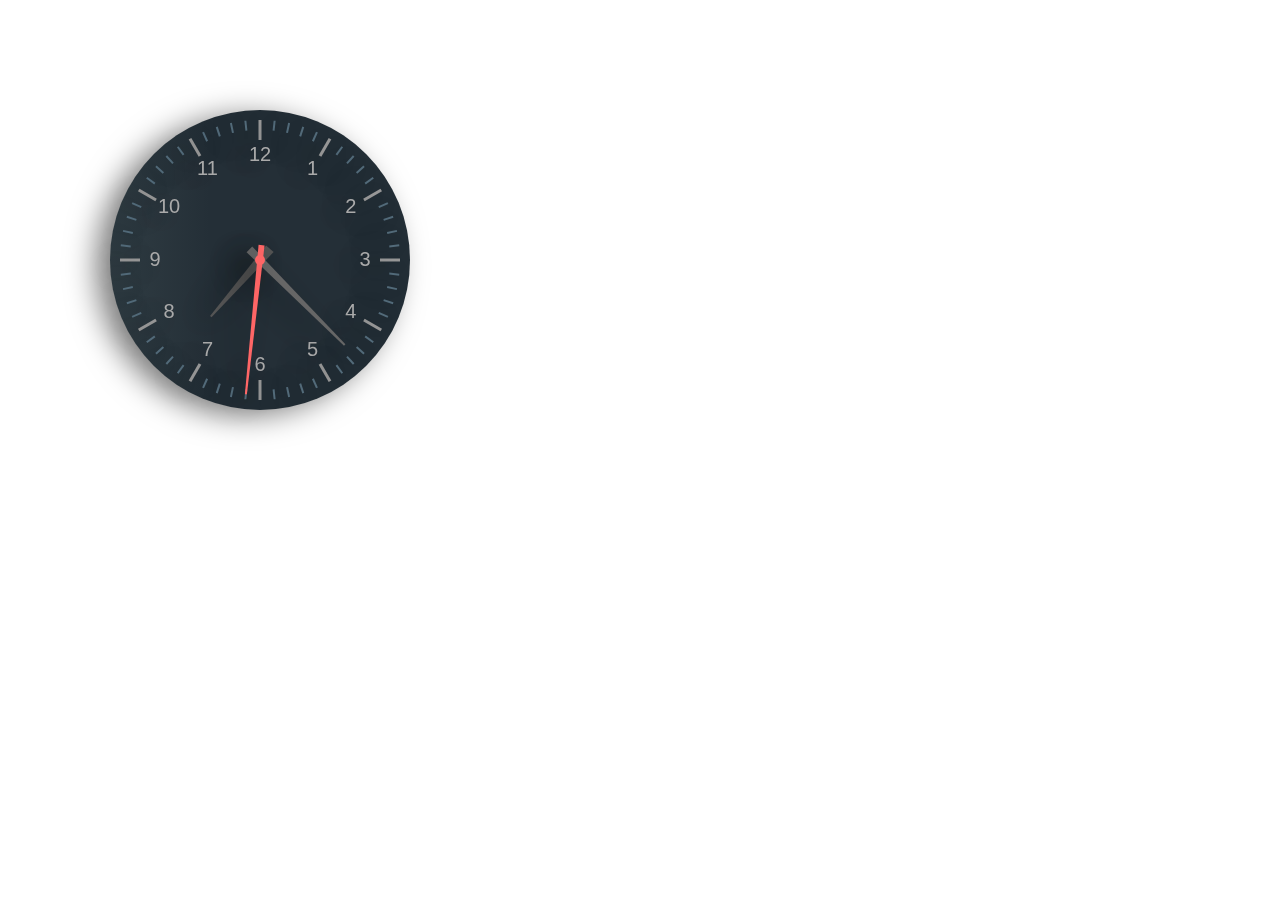
<file: home.html>
<!DOCTYPE html>
<html lang="en">
<head>
    <meta charset="UTF-8">
    <meta name="viewport" content="width=device-width, initial-scale=1.0, minimum-scale=1.0, maximum-scale=1.0, user-scalable=no">
    <title>home</title>
    <link href="./resource/font-awesome-4.7.0/css/font-awesome.min.css" rel="stylesheet"/>
    <link href="./resource/bootstrap-5.1.3-dist/css/bootstrap.min.css" rel="stylesheet"/>
    <style>
        * {
            margin: 20px;
            padding: 0px;
        }

    </style>
</head>
<body>

<div class="col-sm-12" style="float: left;transform:scale(1,1);">
    <canvas height="400" id="clock" width="400"></canvas>
    <script src="./resource/js/clock.js"></script>
</div>


</html>
</file>
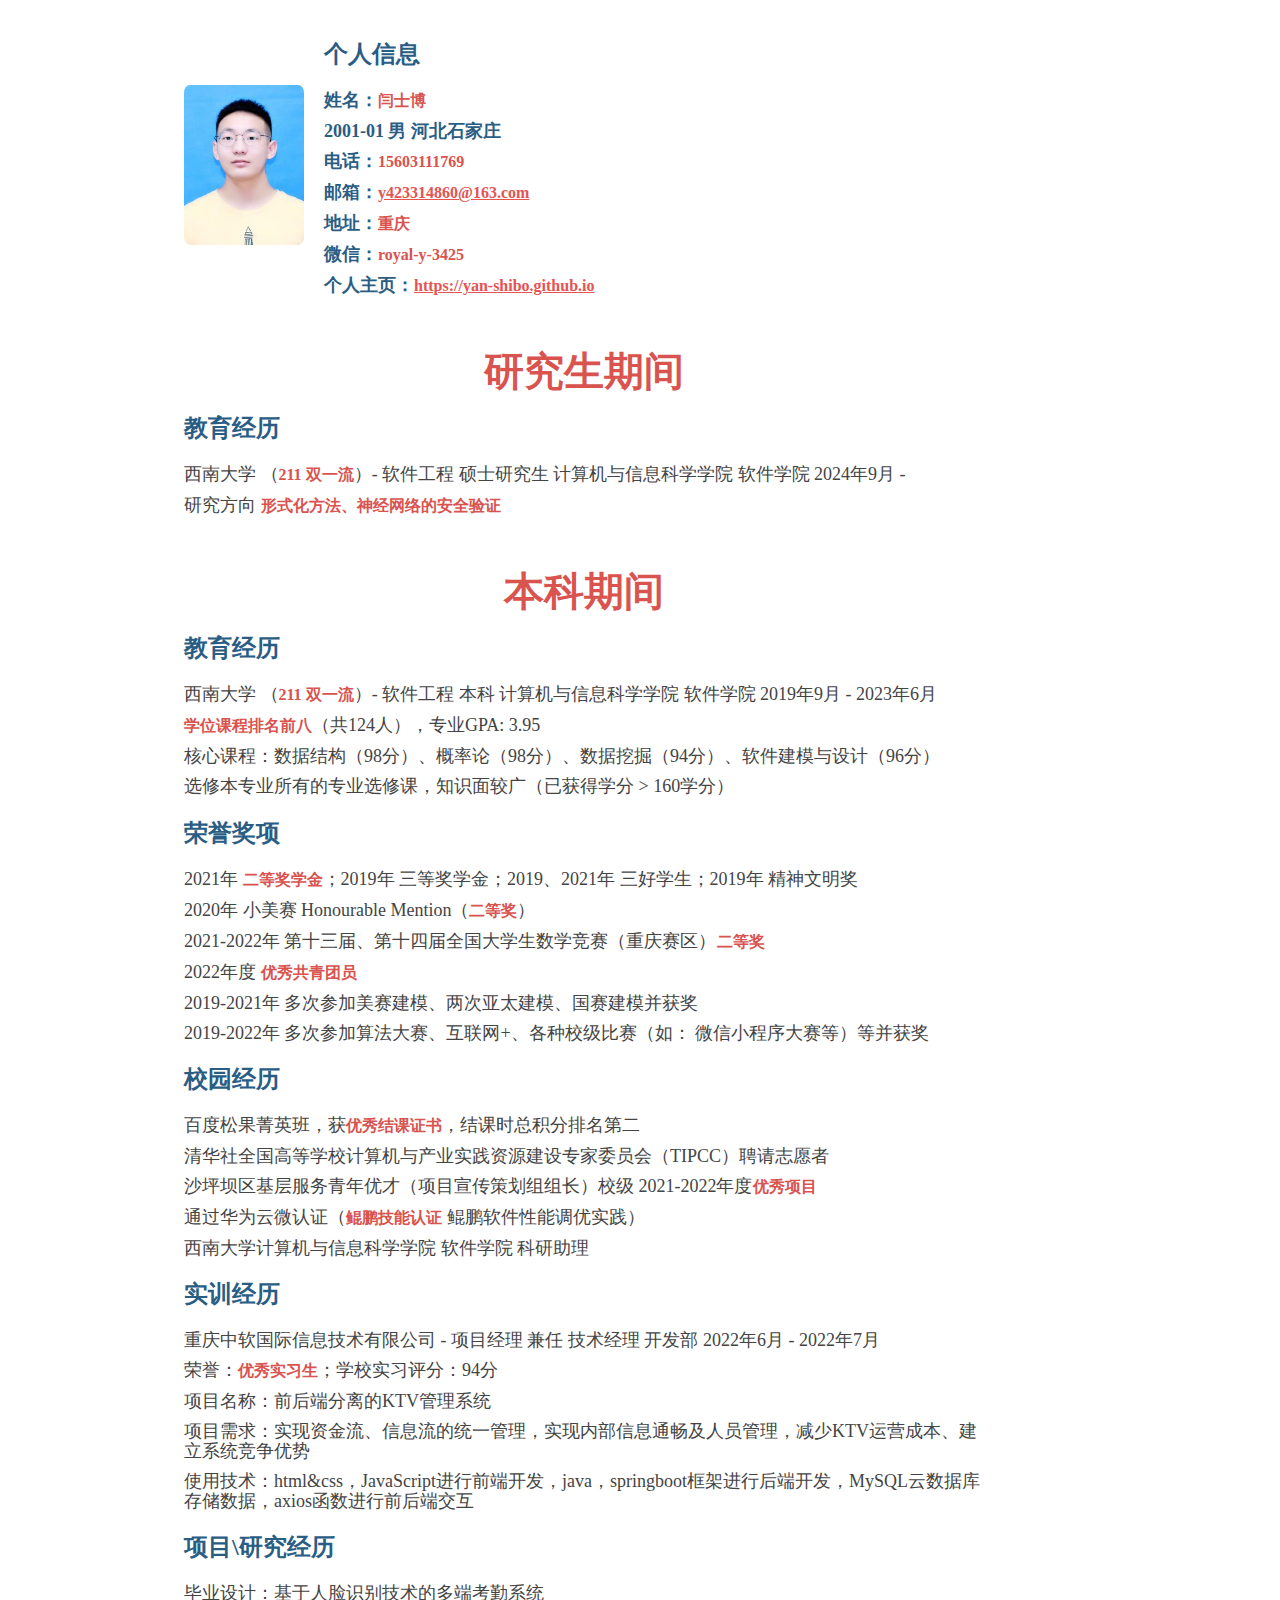
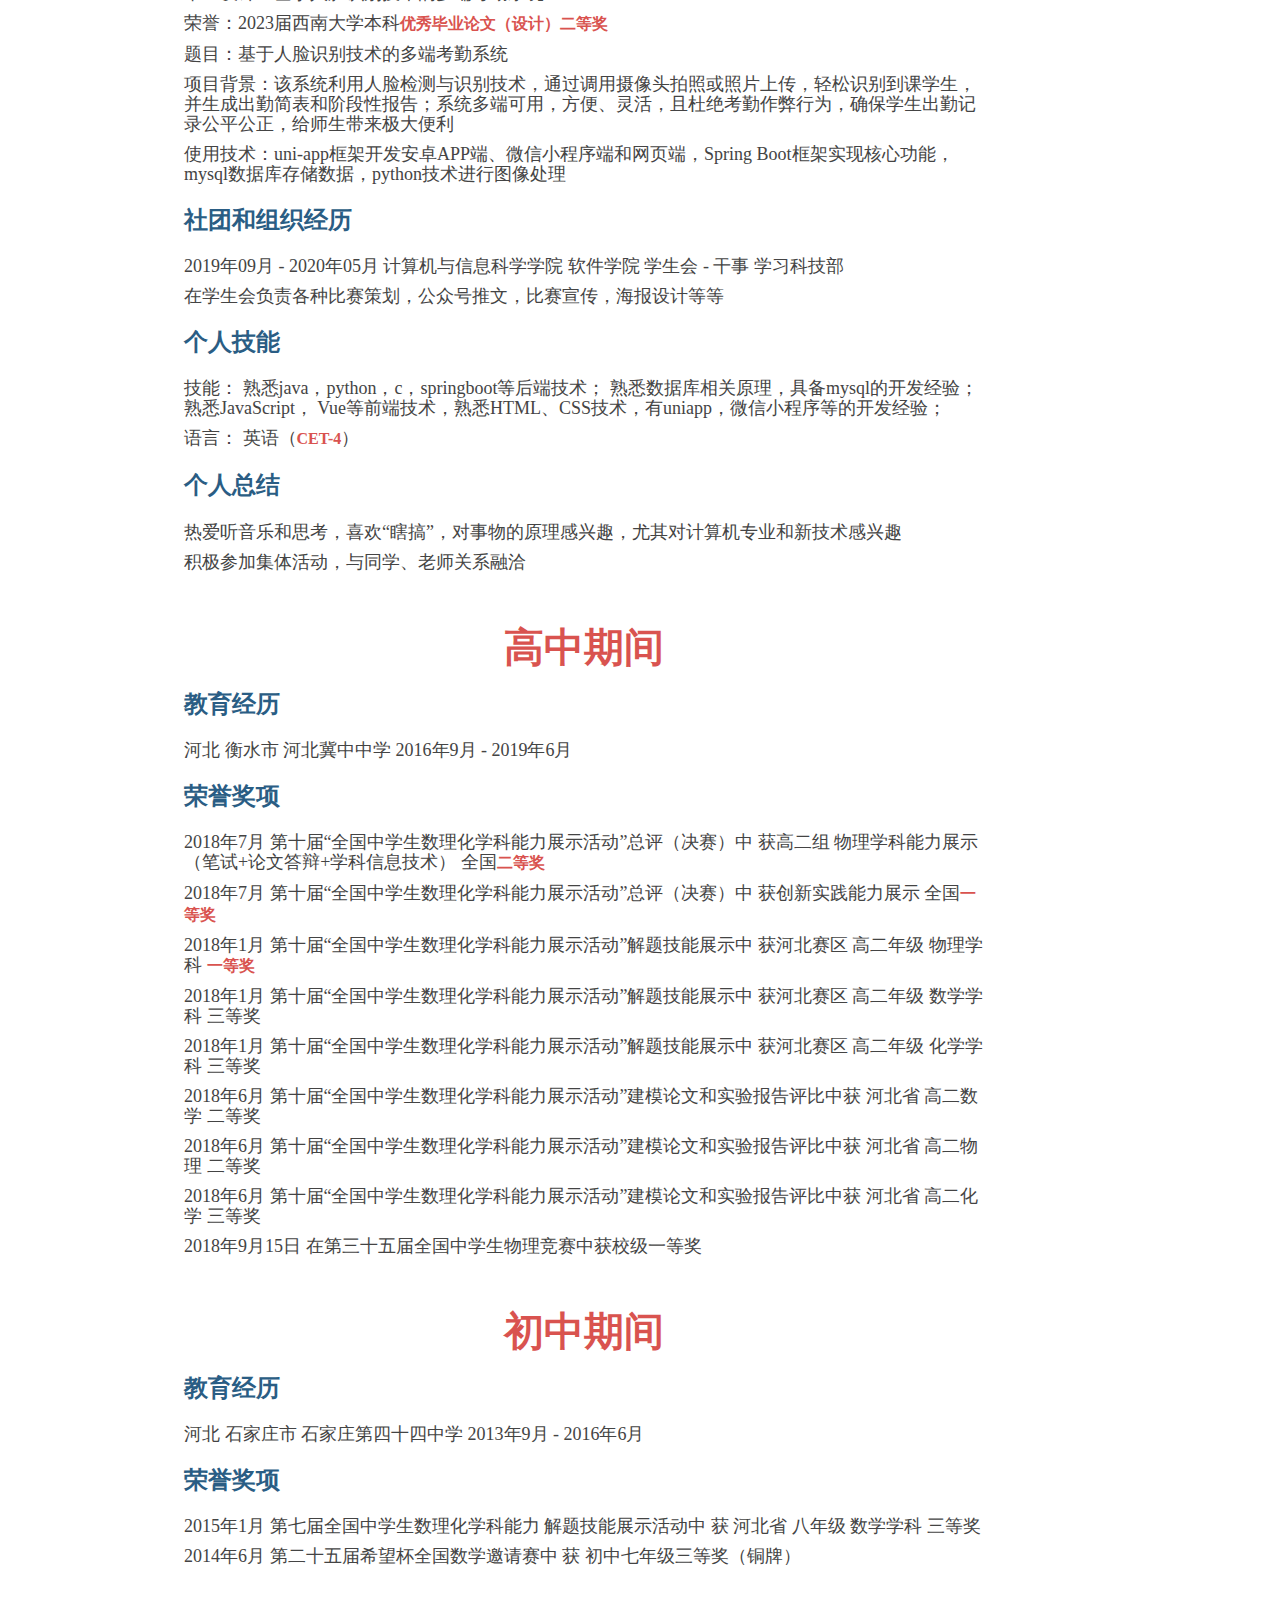
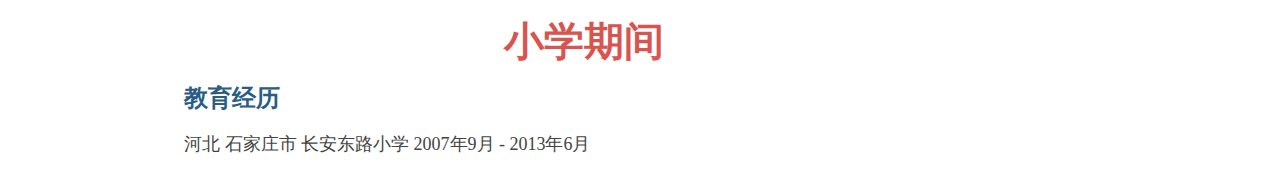
<file: introduction.html>
<!DOCTYPE html PUBLIC "-//W3C//DTD XHTML 1.0 Strict//EN" "http://www.w3.org/TR/xhtml1/DTD/xhtml1-strict.dtd">
<meta name="viewport" content="width=device-width, initial-scale=1.0, minimum-scale=1.0, maximum-scale=1.0, user-scalable=no">
<html xmlns="http://www.w3.org/1999/xhtml" xml:lang="en" lang="en-us">
<head>
    <meta http-equiv="Content-Type" content="text/html; charset=UTF-8">
    <title>ShiBo Yan's Homepage (闫士博)</title>
    <style type="text/css">
        * {
            font-family: Georgia, Palatino, Times, 'Times New Roman', sans-serif;
            font-size: 16px;
            line-height: 20px;
        }

        body {
            background: #fff;
            width: 90%;
            font: 76%/115% georgia, verdana, arial;
            text-align: left;
            line-height: 20px;
            color: #444;
        }

        #title {
            text-align: center;
            font-weight: bold;
            font-size: 40px;
            margin-top: 40px;
            color: #d9534f;
        }

        #main {
            margin: auto;
            width: 800px;
            padding: 10px;
        }

        h1 {
            font-size: 24px;
            padding: 10px 0;
            font-weight: bold;
            color: #2a5d84;
        }

        ul {
            list-style-type: none;
            padding-left: 0;
        }

        li {
            margin-bottom: 10px;
            font-size: 18px;
        }

        .contact-info {
            font-weight: bold;
            color: #2a5d84;
        }

        .highlight-red {
            color: #d9534f;
            font-weight: bold;
        }

        .profile-container {
            display: flex;
            align-items: center;
        }

        .profile-image {
            width: 120px;
            height: 160px;
            border-radius: 5%;
            margin-right: 20px;
        }
        
        @media only screen and (max-width: 768px) {
          body {
              font-size: 14px; /* 调小字体大小 */
              line-height: 1.4;
          }

          #main {
              width: 100%;
              padding: 10px;
          }

          .profile-container {
              flex-direction: column;
              align-items: flex-start;
          }

          .profile-image {
              width: 100px;
              height: 130px;
              margin-bottom: 10px;
          }

          #sidebar {
              width: 100%;
              position: static;
              margin-bottom: 20px;
          }

          .main-content {
              width: 100%;
              padding: 10px;
          }

          iframe {
              height: 800px; /* 适应手机屏幕 */
          }
      }



    </style>
</head>
<body>
<div id="main">
  <div class="profile-container">
      <img src="./Homepage_files/photo.jpg" alt="Profile Picture" class="profile-image" />
      <div>
          <h1>个人信息</h1>
          <ul>
              <li class="contact-info">姓名：<span class="highlight-red">闫士博</span></li>
              <li class="contact-info">2001-01 男 河北石家庄</li>
              <li class="contact-info">电话：<span class="highlight-red">15603111769</span></li>
              <li class="contact-info">邮箱：<a href="mailto:y423314860@163.com" style="color: #e55353; font-weight: bold;">y423314860@163.com</a></li>
              <li class="contact-info">地址：<span class="highlight-red">重庆</span></li>
              <li class="contact-info">微信：<span class="highlight-red">royal-y-3425</span></li>
              <li class="contact-info">个人主页：<a href="https://yan-shibo.github.io" target="_Blank" style="color: #e55353; font-weight: bold;">https://yan-shibo.github.io</a></li>
          </ul>
      </div>
  </div>
</div>

<div id="title">研究生期间</div>
<div>
  <div id="main">
      <h1>教育经历</h1>
      <ul>
          <li>西南大学 （<span class="highlight-red">211 双一流</span>）- 软件工程 硕士研究生 计算机与信息科学学院 软件学院 2024年9月 - </li>
          <li>研究方向 <span class="highlight-red">形式化方法、神经网络的安全验证</span></li>
      </ul>
  </div>
</div>

<div id="title">本科期间</div>
<div>
    <div id="main">
        <h1>教育经历</h1>
        <ul>
            <li>西南大学 （<span class="highlight-red">211 双一流</span>）- 软件工程 本科 计算机与信息科学学院 软件学院 2019年9月 - 2023年6月</li>
            <li><span class="highlight-red">学位课程排名前八</span>（共124人），专业GPA: 3.95</li>
            <li>核心课程：数据结构（98分）、概率论（98分）、数据挖掘（94分）、软件建模与设计（96分）</li>
            <li>选修本专业所有的专业选修课，知识面较广（已获得学分 > 160学分）</li>
        </ul>

        <h1>荣誉奖项</h1>
        <ul>
            <li>2021年 <span class="highlight-red">二等奖学金</span>；2019年 三等奖学金；2019、2021年 三好学生；2019年 精神文明奖</li>
            <li>2020年 小美赛 Honourable Mention（<span class="highlight-red">二等奖</span>）</li>
            <li>2021-2022年 第十三届、第十四届全国大学生数学竞赛（重庆赛区）<span class="highlight-red">二等奖</span></li>
            <li>2022年度 <span class="highlight-red">优秀共青团员</span></li>
            <li>2019-2021年 多次参加美赛建模、两次亚太建模、国赛建模并获奖</li>
            <li>2019-2022年 多次参加算法大赛、互联网+、各种校级比赛（如： 微信小程序大赛等）等并获奖</li>
        </ul>

        <h1>校园经历</h1>
        <ul>
            <li>百度松果菁英班，获<span class="highlight-red">优秀结课证书</span>，结课时总积分排名第二</li>
            <li>清华社全国高等学校计算机与产业实践资源建设专家委员会（TIPCC）聘请志愿者</li>
            <li>沙坪坝区基层服务青年优才（项目宣传策划组组长）校级 2021-2022年度<span class="highlight-red">优秀项目</span></li>
            <li>通过华为云微认证（<span class="highlight-red">鲲鹏技能认证</span> 鲲鹏软件性能调优实践）</li>
            <li>西南大学计算机与信息科学学院 软件学院 科研助理</li>
        </ul>

        <h1>实训经历</h1>
        <ul>
            <li>重庆中软国际信息技术有限公司 - 项目经理 兼任 技术经理 开发部 2022年6月 - 2022年7月</li>
            <li>荣誉：<span class="highlight-red">优秀实习生</span>；学校实习评分：94分</li>
            <li>项目名称：前后端分离的KTV管理系统</li>
            <li>项目需求：实现资金流、信息流的统一管理，实现内部信息通畅及人员管理，减少KTV运营成本、建立系统竞争优势</li>
            <li>使用技术：html&css，JavaScript进行前端开发，java，springboot框架进行后端开发，MySQL云数据库存储数据，axios函数进行前后端交互</li>
        </ul>

        <h1>项目\研究经历</h1>
        <ul>
            <li>毕业设计：基于人脸识别技术的多端考勤系统</li>
            <li>荣誉：2023届西南大学本科<span class="highlight-red">优秀毕业论文（设计）二等奖</span></li>
            <li>题目：基于人脸识别技术的多端考勤系统</li>
            <li>项目背景：该系统利用人脸检测与识别技术，通过调用摄像头拍照或照片上传，轻松识别到课学生，并生成出勤简表和阶段性报告；系统多端可用，方便、灵活，且杜绝考勤作弊行为，确保学生出勤记录公平公正，给师生带来极大便利</li>
            <li>使用技术：uni-app框架开发安卓APP端、微信小程序端和网页端，Spring Boot框架实现核心功能，mysql数据库存储数据，python技术进行图像处理</li>
        </ul>

        <h1>社团和组织经历</h1>
        <ul>
            <li>2019年09月 - 2020年05月 计算机与信息科学学院 软件学院 学生会 - 干事 学习科技部</li>
            <li>在学生会负责各种比赛策划，公众号推文，比赛宣传，海报设计等等</li>
        </ul>

        <h1>个人技能</h1>
        <ul>
            <li>技能： 熟悉java，python，c，springboot等后端技术； 熟悉数据库相关原理，具备mysql的开发经验； 熟悉JavaScript， Vue等前端技术，熟悉HTML、CSS技术，有uniapp，微信小程序等的开发经验；</li>
            <li>语言： 英语（<span class="highlight-red">CET-4</span>）</li>
        </ul>

        <h1>个人总结</h1>
        <ul>
            <li>热爱听音乐和思考，喜欢“瞎搞”，对事物的原理感兴趣，尤其对计算机专业和新技术感兴趣</li>
            <li>积极参加集体活动，与同学、老师关系融洽</li>
        </ul>
    </div>
</div>

<div id="title">高中期间</div>
<div>
  <div id="main">
      <h1>教育经历</h1>
      <ul>
          <li>河北 衡水市 河北冀中中学 2016年9月 - 2019年6月</li>
      </ul>
      <h1>荣誉奖项</h1>
      <ul>
          <li>2018年7月 第十届“全国中学生数理化学科能力展示活动”总评（决赛）中 获高二组 物理学科能力展示（笔试+论文答辩+学科信息技术） 全国<span class="highlight-red">二等奖</span></li>
          <li>2018年7月 第十届“全国中学生数理化学科能力展示活动”总评（决赛）中 获创新实践能力展示 全国<span class="highlight-red">一等奖</span></li>
          <li>2018年1月 第十届“全国中学生数理化学科能力展示活动”解题技能展示中 获河北赛区 高二年级 物理学科 <span class="highlight-red">一等奖</span></li>
          <li>2018年1月 第十届“全国中学生数理化学科能力展示活动”解题技能展示中 获河北赛区 高二年级 数学学科 三等奖</li>
          <li>2018年1月 第十届“全国中学生数理化学科能力展示活动”解题技能展示中 获河北赛区 高二年级 化学学科 三等奖</li>
          <li>2018年6月 第十届“全国中学生数理化学科能力展示活动”建模论文和实验报告评比中获 河北省 高二数学 二等奖</li>
          <li>2018年6月 第十届“全国中学生数理化学科能力展示活动”建模论文和实验报告评比中获 河北省 高二物理 二等奖</li>
          <li>2018年6月 第十届“全国中学生数理化学科能力展示活动”建模论文和实验报告评比中获 河北省 高二化学 三等奖</li>
          <li>2018年9月15日 在第三十五届全国中学生物理竞赛中获校级一等奖</li>
      </ul>
  </div>
</div>

<div id="title">初中期间</div>
<div>
  <div id="main">
      <h1>教育经历</h1>
      <ul>
          <li>河北 石家庄市 石家庄第四十四中学 2013年9月 - 2016年6月</li>
      </ul>
      <h1>荣誉奖项</h1>
      <ul>
          <li>2015年1月 第七届全国中学生数理化学科能力 解题技能展示活动中 获 河北省 八年级 数学学科 三等奖</li>
          <li>2014年6月 第二十五届希望杯全国数学邀请赛中 获 初中七年级三等奖（铜牌）</li>
      </ul>
  </div>
</div>

<div id="title">小学期间</div>
<div>
  <div id="main">
      <h1>教育经历</h1>
      <ul>
          <li>河北 石家庄市 长安东路小学 2007年9月 - 2013年6月</li>
      </ul>
  </div>
</div>

</body>
</html>
</file>
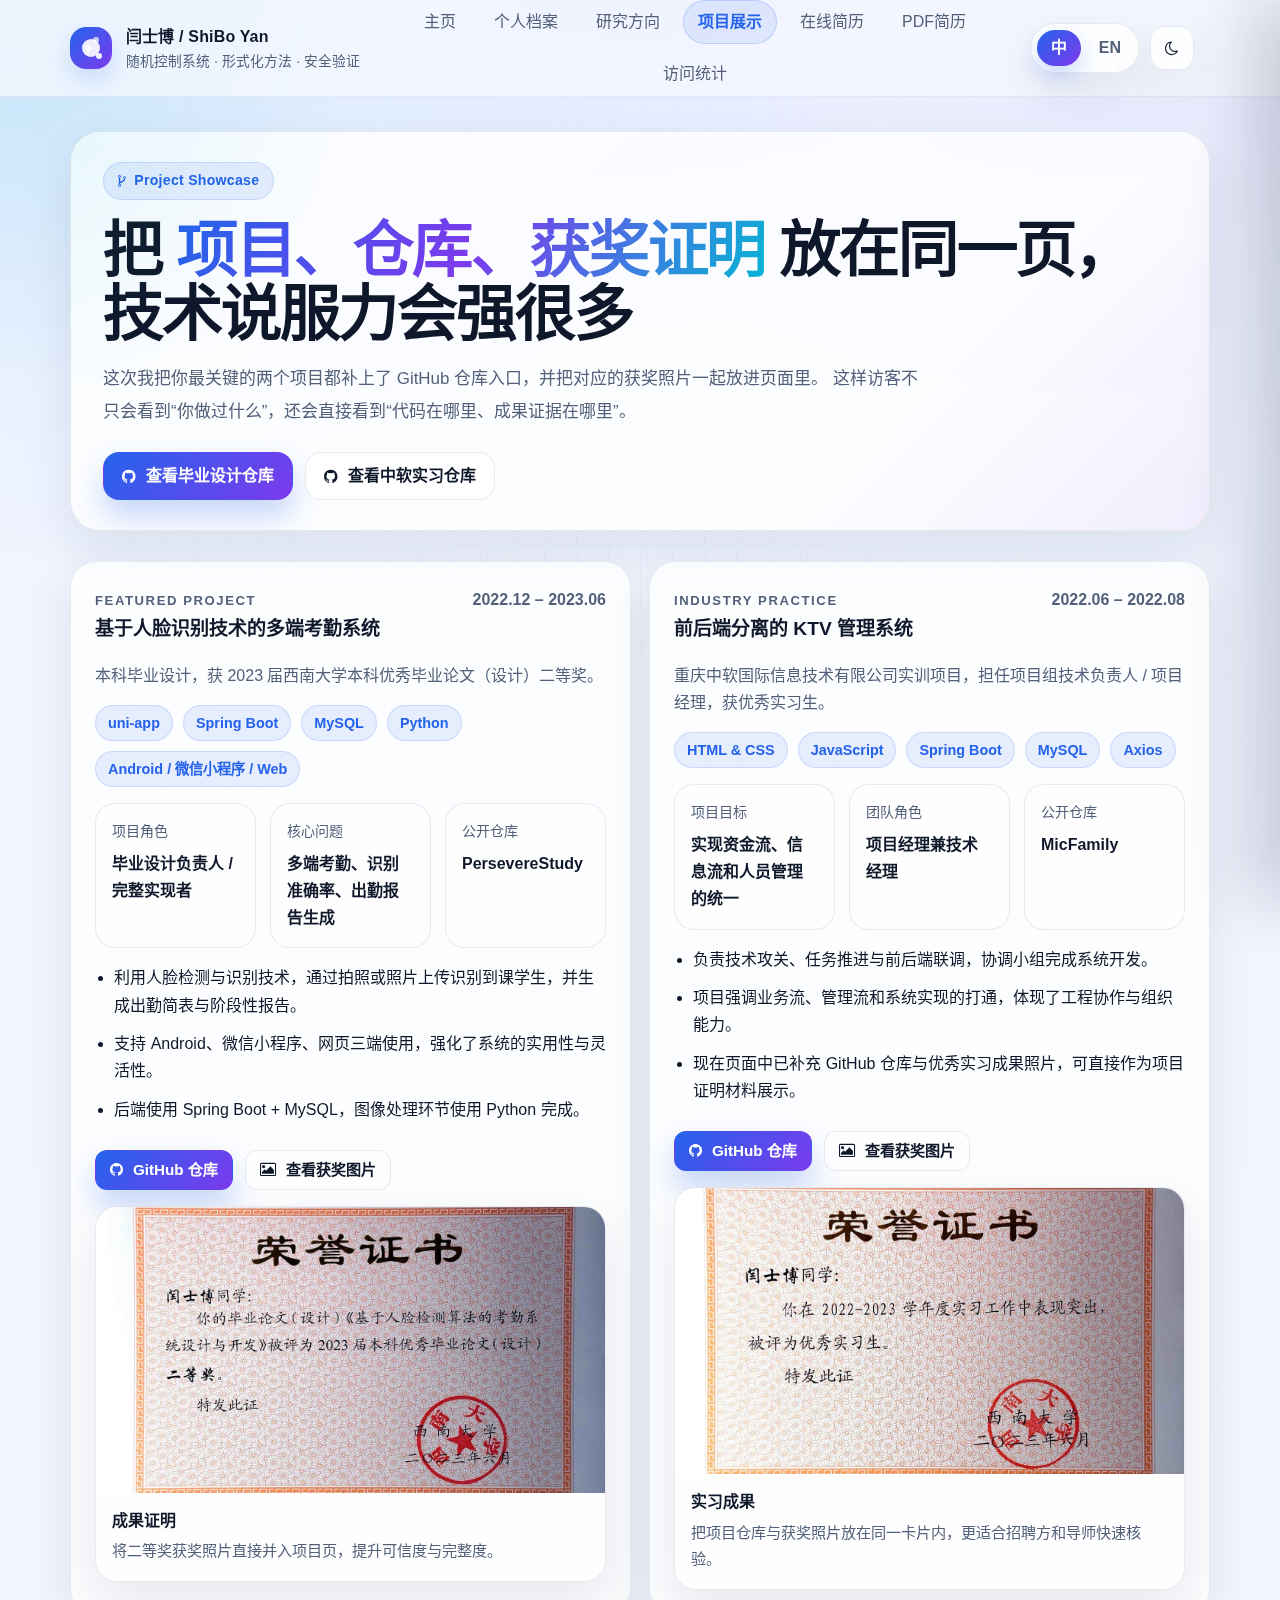
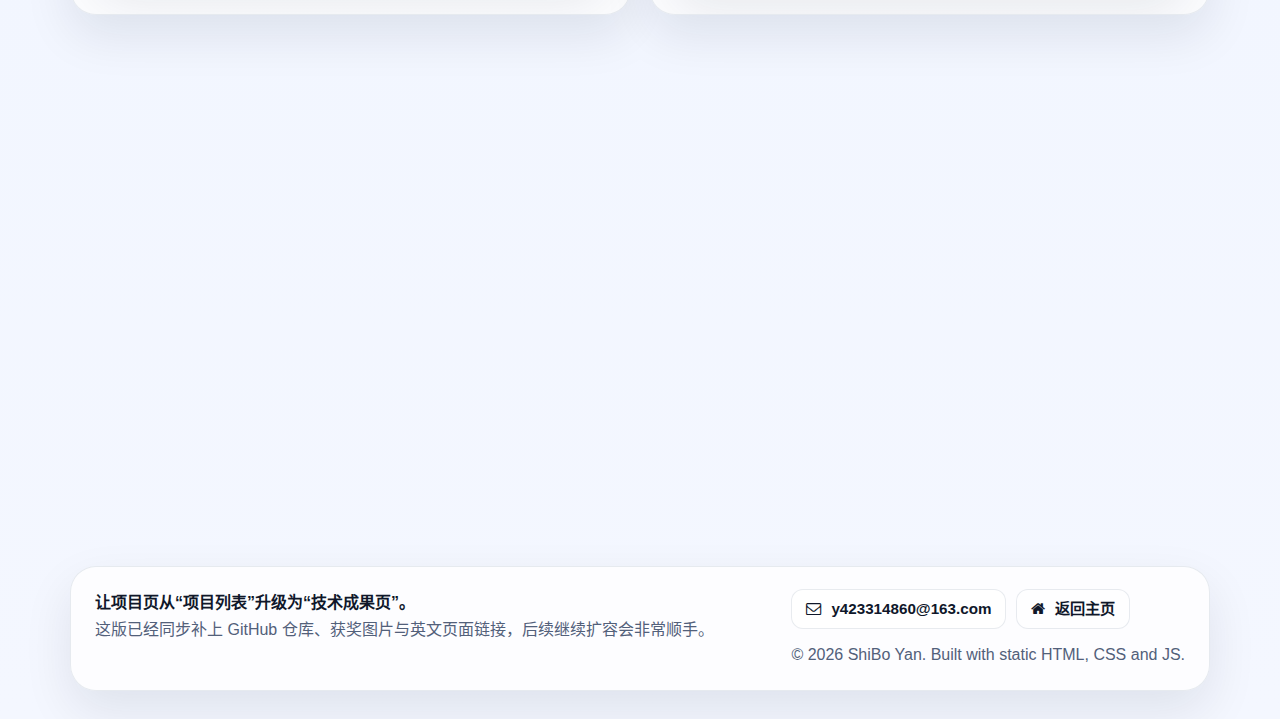
<file: projects.html>
<!DOCTYPE html>
<html lang="zh-CN">
<head>
  <meta charset="UTF-8">
  <meta name="viewport" content="width=device-width, initial-scale=1.0">
  <title>项目展示 · 闫士博</title>
  <meta name="description" content="闫士博项目展示页：本科毕业设计仓库、实习项目仓库、获奖图片与工程实践成果的统一展示。">
  <meta name="theme-color" content="#f4f7ff">
  <meta name="color-scheme" content="light dark">
  <link rel="icon" href="./Homepage_files/index.ico" type="image/x-icon">
  <link rel="manifest" href="./manifest.webmanifest">
  <link rel="canonical" href="https://yan-shibo.github.io/projects.html">
  <link rel="alternate" hreflang="zh-CN" href="https://yan-shibo.github.io/projects.html">
  <link rel="alternate" hreflang="en" href="https://yan-shibo.github.io/en/projects.html">
  <link rel="alternate" hreflang="x-default" href="https://yan-shibo.github.io/projects.html">
  <meta property="og:type" content="website">
  <meta property="og:title" content="项目展示 · 闫士博">
  <meta property="og:description" content="闫士博项目展示页：本科毕业设计仓库、实习项目仓库、获奖图片与工程实践成果的统一展示。">
  <meta property="og:url" content="https://yan-shibo.github.io/projects.html">
  <meta property="og:site_name" content="ShiBo Yan">
  <meta property="og:locale" content="zh_CN">
  <meta name="twitter:card" content="summary_large_image">
  <meta name="twitter:title" content="项目展示 · 闫士博">
  <meta name="twitter:description" content="闫士博项目展示页：本科毕业设计仓库、实习项目仓库、获奖图片与工程实践成果的统一展示。">
  <link rel="preconnect" href="https://cdn.jsdelivr.net">
  <link href="./resource/font-awesome-4.7.0/css/font-awesome.min.css" rel="stylesheet">
  <link href="./resource/css/site.css" rel="stylesheet">
  <script defer src="./resource/js/site.js"></script>
</head>
<body>
<a class="skip-link" href="#main-content">跳到正文</a>

<header class="site-header">
  <div class="header-shell">
    <a class="brand" href="index.html">
      <span class="brand-mark" aria-hidden="true"></span>
      <span class="brand-text">
        <strong>闫士博 / ShiBo Yan</strong>
        <span>随机控制系统 · 形式化方法 · 安全验证</span>
      </span>
    </a>

    <nav class="site-nav" aria-label="Primary">
      <a class="nav-link" href="index.html">主页</a>
      <a class="nav-link" href="introduction.html">个人档案</a>
      <a class="nav-link" href="research.html">研究方向</a>
      <a class="nav-link" href="projects.html" aria-current="page">项目展示</a>
      <a class="nav-link" href="resume_online.html">在线简历</a>
      <a class="nav-link" href="resume.html">PDF简历</a>
      <a class="nav-link" href="stats.html">访问统计</a>
    </nav>

    <div class="header-actions">
      <div class="lang-switch" aria-label="Language switch">
        <a class="active" href="./projects.html" lang="zh-CN">中</a>
        <a href="./en/projects.html" lang="en">EN</a>
      </div>
      <button class="icon-btn" type="button" data-theme-toggle data-label-dark="深色" data-label-light="浅色" aria-label="切换主题">
        <i class="fa fa-moon-o" aria-hidden="true"></i>
        <span class="visually-hidden theme-label">深色</span>
      </button>
      <button class="icon-btn menu-toggle" type="button" data-menu-toggle aria-expanded="false" aria-controls="site-drawer" aria-label="打开导航">
        <i class="fa fa-bars" aria-hidden="true"></i>
      </button>
    </div>
  </div>
</header>

<div class="drawer-backdrop" data-drawer-backdrop></div>
<aside class="drawer" id="site-drawer" data-drawer aria-hidden="true" aria-label="导航">
  <div class="drawer-header">
    <div>
      <strong>导航</strong>
      <div style="color:var(--muted);font-size:.92rem;">闫士博 / ShiBo Yan</div>
    </div>
    <button class="icon-btn" type="button" data-menu-close aria-label="关闭">
      <i class="fa fa-times" aria-hidden="true"></i>
    </button>
  </div>
  <nav class="drawer-nav" aria-label="Mobile">
    <a href="index.html">主页<i class="fa fa-angle-right" aria-hidden="true"></i></a>
    <a href="introduction.html">个人档案<i class="fa fa-angle-right" aria-hidden="true"></i></a>
    <a href="research.html">研究方向<i class="fa fa-angle-right" aria-hidden="true"></i></a>
    <a href="projects.html" aria-current="page">项目展示<i class="fa fa-angle-right" aria-hidden="true"></i></a>
    <a href="resume_online.html">在线简历<i class="fa fa-angle-right" aria-hidden="true"></i></a>
    <a href="resume.html">PDF简历<i class="fa fa-angle-right" aria-hidden="true"></i></a>
    <a href="stats.html">访问统计<i class="fa fa-angle-right" aria-hidden="true"></i></a>
  </nav>
  <div class="drawer-group">
    <div class="lang-switch" aria-label="Language switch">
      <a class="active" href="./projects.html" lang="zh-CN">中</a>
      <a href="./en/projects.html" lang="en">EN</a>
    </div>
  </div>
  <div class="drawer-group">
    <button class="button subtle" type="button" data-theme-toggle data-label-dark="深色" data-label-light="浅色">
      <i class="fa fa-adjust" aria-hidden="true"></i>
      <span class="theme-label">深色</span>
    </button>
  </div>
</aside>

<main id="main-content" class="main-shell">
  <section class="surface page-hero" data-reveal>
    <div class="surface-inner">
      <span class="eyebrow"><i class="fa fa-code-fork" aria-hidden="true"></i> Project Showcase</span>
      <h1>把 <span class="gradient-text">项目、仓库、获奖证明</span> 放在同一页，技术说服力会强很多</h1>
      <p class="lead">
        这次我把你最关键的两个项目都补上了 GitHub 仓库入口，并把对应的获奖照片一起放进页面里。
        这样访客不只会看到“你做过什么”，还会直接看到“代码在哪里、成果证据在哪里”。
      </p>
      <div class="action-row">
        <a class="button primary" href="https://github.com/Yan-ShiBo/PersevereStudy" target="_blank" rel="noopener noreferrer">
          <i class="fa fa-github" aria-hidden="true"></i> 查看毕业设计仓库
        </a>
        <a class="button" href="https://github.com/Yan-ShiBo/MicFamily" target="_blank" rel="noopener noreferrer">
          <i class="fa fa-github" aria-hidden="true"></i> 查看中软实习仓库
        </a>
      </div>
    </div>
  </section>

  <section class="section-block">
    <div class="grid-2">
      <article class="panel project-card" data-reveal>
        <div class="headline">
          <div>
            <span class="kicker">Featured Project</span>
            <h3>基于人脸识别技术的多端考勤系统</h3>
          </div>
          <span>2022.12 – 2023.06</span>
        </div>
        <p>本科毕业设计，获 2023 届西南大学本科优秀毕业论文（设计）二等奖。</p>
        <div class="project-stack">
          <span>uni-app</span>
          <span>Spring Boot</span>
          <span>MySQL</span>
          <span>Python</span>
          <span>Android / 微信小程序 / Web</span>
        </div>
        <div class="kv-grid">
          <div class="kv-card">
            <div class="key">项目角色</div>
            <div class="value">毕业设计负责人 / 完整实现者</div>
          </div>
          <div class="kv-card">
            <div class="key">核心问题</div>
            <div class="value">多端考勤、识别准确率、出勤报告生成</div>
          </div>
          <div class="kv-card">
            <div class="key">公开仓库</div>
            <div class="value">PersevereStudy</div>
          </div>
        </div>
        <ul class="note-list">
          <li>利用人脸检测与识别技术，通过拍照或照片上传识别到课学生，并生成出勤简表与阶段性报告。</li>
          <li>支持 Android、微信小程序、网页三端使用，强化了系统的实用性与灵活性。</li>
          <li>后端使用 Spring Boot + MySQL，图像处理环节使用 Python 完成。</li>
        </ul>
        <div class="project-actions">
          <a class="button small primary" href="https://github.com/Yan-ShiBo/PersevereStudy" target="_blank" rel="noopener noreferrer">
            <i class="fa fa-github" aria-hidden="true"></i> GitHub 仓库
          </a>
          <a class="button small subtle" href="./img/PersevereStudy.jpg" target="_blank" rel="noopener noreferrer">
            <i class="fa fa-picture-o" aria-hidden="true"></i> 查看获奖图片
          </a>
        </div>
        <div class="project-media-grid">
          <figure class="media-card">
            <img src="./img/PersevereStudy.jpg" alt="本科毕业设计获奖照片 PersevereStudy" loading="lazy" width="1280" height="720">
            <figcaption>
              <strong>成果证明</strong>
              <span>将二等奖获奖照片直接并入项目页，提升可信度与完整度。</span>
            </figcaption>
          </figure>
        </div>
      </article>

      <article class="panel project-card" data-reveal>
        <div class="headline">
          <div>
            <span class="kicker">Industry Practice</span>
            <h3>前后端分离的 KTV 管理系统</h3>
          </div>
          <span>2022.06 – 2022.08</span>
        </div>
        <p>重庆中软国际信息技术有限公司实训项目，担任项目组技术负责人 / 项目经理，获优秀实习生。</p>
        <div class="project-stack">
          <span>HTML &amp; CSS</span>
          <span>JavaScript</span>
          <span>Spring Boot</span>
          <span>MySQL</span>
          <span>Axios</span>
        </div>
        <div class="kv-grid">
          <div class="kv-card">
            <div class="key">项目目标</div>
            <div class="value">实现资金流、信息流和人员管理的统一</div>
          </div>
          <div class="kv-card">
            <div class="key">团队角色</div>
            <div class="value">项目经理兼技术经理</div>
          </div>
          <div class="kv-card">
            <div class="key">公开仓库</div>
            <div class="value">MicFamily</div>
          </div>
        </div>
        <ul class="note-list">
          <li>负责技术攻关、任务推进与前后端联调，协调小组完成系统开发。</li>
          <li>项目强调业务流、管理流和系统实现的打通，体现了工程协作与组织能力。</li>
          <li>现在页面中已补充 GitHub 仓库与优秀实习成果照片，可直接作为项目证明材料展示。</li>
        </ul>
        <div class="project-actions">
          <a class="button small primary" href="https://github.com/Yan-ShiBo/MicFamily" target="_blank" rel="noopener noreferrer">
            <i class="fa fa-github" aria-hidden="true"></i> GitHub 仓库
          </a>
          <a class="button small subtle" href="./img/MicFamily.jpg" target="_blank" rel="noopener noreferrer">
            <i class="fa fa-picture-o" aria-hidden="true"></i> 查看获奖图片
          </a>
        </div>
        <div class="project-media-grid">
          <figure class="media-card">
            <img src="./img/MicFamily.jpg" alt="中软国际实习项目获奖照片 MicFamily" loading="lazy" width="1280" height="720">
            <figcaption>
              <strong>实习成果</strong>
              <span>把项目仓库与获奖照片放在同一卡片内，更适合招聘方和导师快速核验。</span>
            </figcaption>
          </figure>
        </div>
      </article>
    </div>
  </section>

  <section class="section-block">
    <div class="grid-2">
      <article class="panel" data-reveal>
        <span class="kicker">Why this update matters</span>
        <h3>为什么这次补充非常关键</h3>
        <ul class="note-list">
          <li>原页面主要写“经历内容”，现在新增了仓库与图片，访客可以顺着“问题 → 技术栈 → 代码 → 成果证明”一路看下来。</li>
          <li>GitHub 链接能直接展示代码实现能力，获奖照片能补上可信度与故事性。</li>
          <li>这对于申请导师、实习、校招或研究型岗位都比单纯文字叙述更有说服力。</li>
        </ul>
      </article>
      <article class="panel" data-reveal>
        <span class="kicker">Next enhancement</span>
        <h3>下一步最值得继续补的内容</h3>
        <ul class="note-list">
          <li>再补 2 到 4 张系统界面截图，最好分别展示首页、核心功能页与结果页。</li>
          <li>为每个仓库补一个 README 导航图，增加系统架构、部署说明与关键模块示意。</li>
          <li>后续可以把论文摘要、项目视频或答辩 PPT 链接也挂到这页。</li>
        </ul>
      </article>
    </div>
  </section>

  <section class="section-block" data-reveal>
    <div class="callout">
      <p><strong>图片路径说明：</strong>当前代码默认使用站点根目录下的 <code>PersevereStudy.jpg</code> 与 <code>MicFamily.jpg</code>。如果你把图片放到别的文件夹，只需要同步改一下 <code>src</code> 和链接路径即可。</p>
    </div>
  </section>
</main>

<footer class="footer-shell">
  <div class="footer-card">
    <div>
      <strong>让项目页从“项目列表”升级为“技术成果页”。</strong>
      <p>这版已经同步补上 GitHub 仓库、获奖图片与英文页面链接，后续继续扩容会非常顺手。</p>
    </div>
    <div>
      <div class="footer-actions">
        <a class="button small" href="mailto:y423314860@163.com"><i class="fa fa-envelope-o" aria-hidden="true"></i> y423314860@163.com</a>
        <a class="button small subtle" href="index.html"><i class="fa fa-home" aria-hidden="true"></i> 返回主页</a>
      </div>
      <div style="margin-top:12px;"><p>© <span data-year></span> ShiBo Yan. Built with static HTML, CSS and JS.</p></div>
    </div>
  </div>
</footer>
<button class="icon-btn back-to-top" type="button" data-back-to-top aria-label="Back to top">
  <i class="fa fa-arrow-up" aria-hidden="true"></i>
</button>

</body>
</html>
</file>
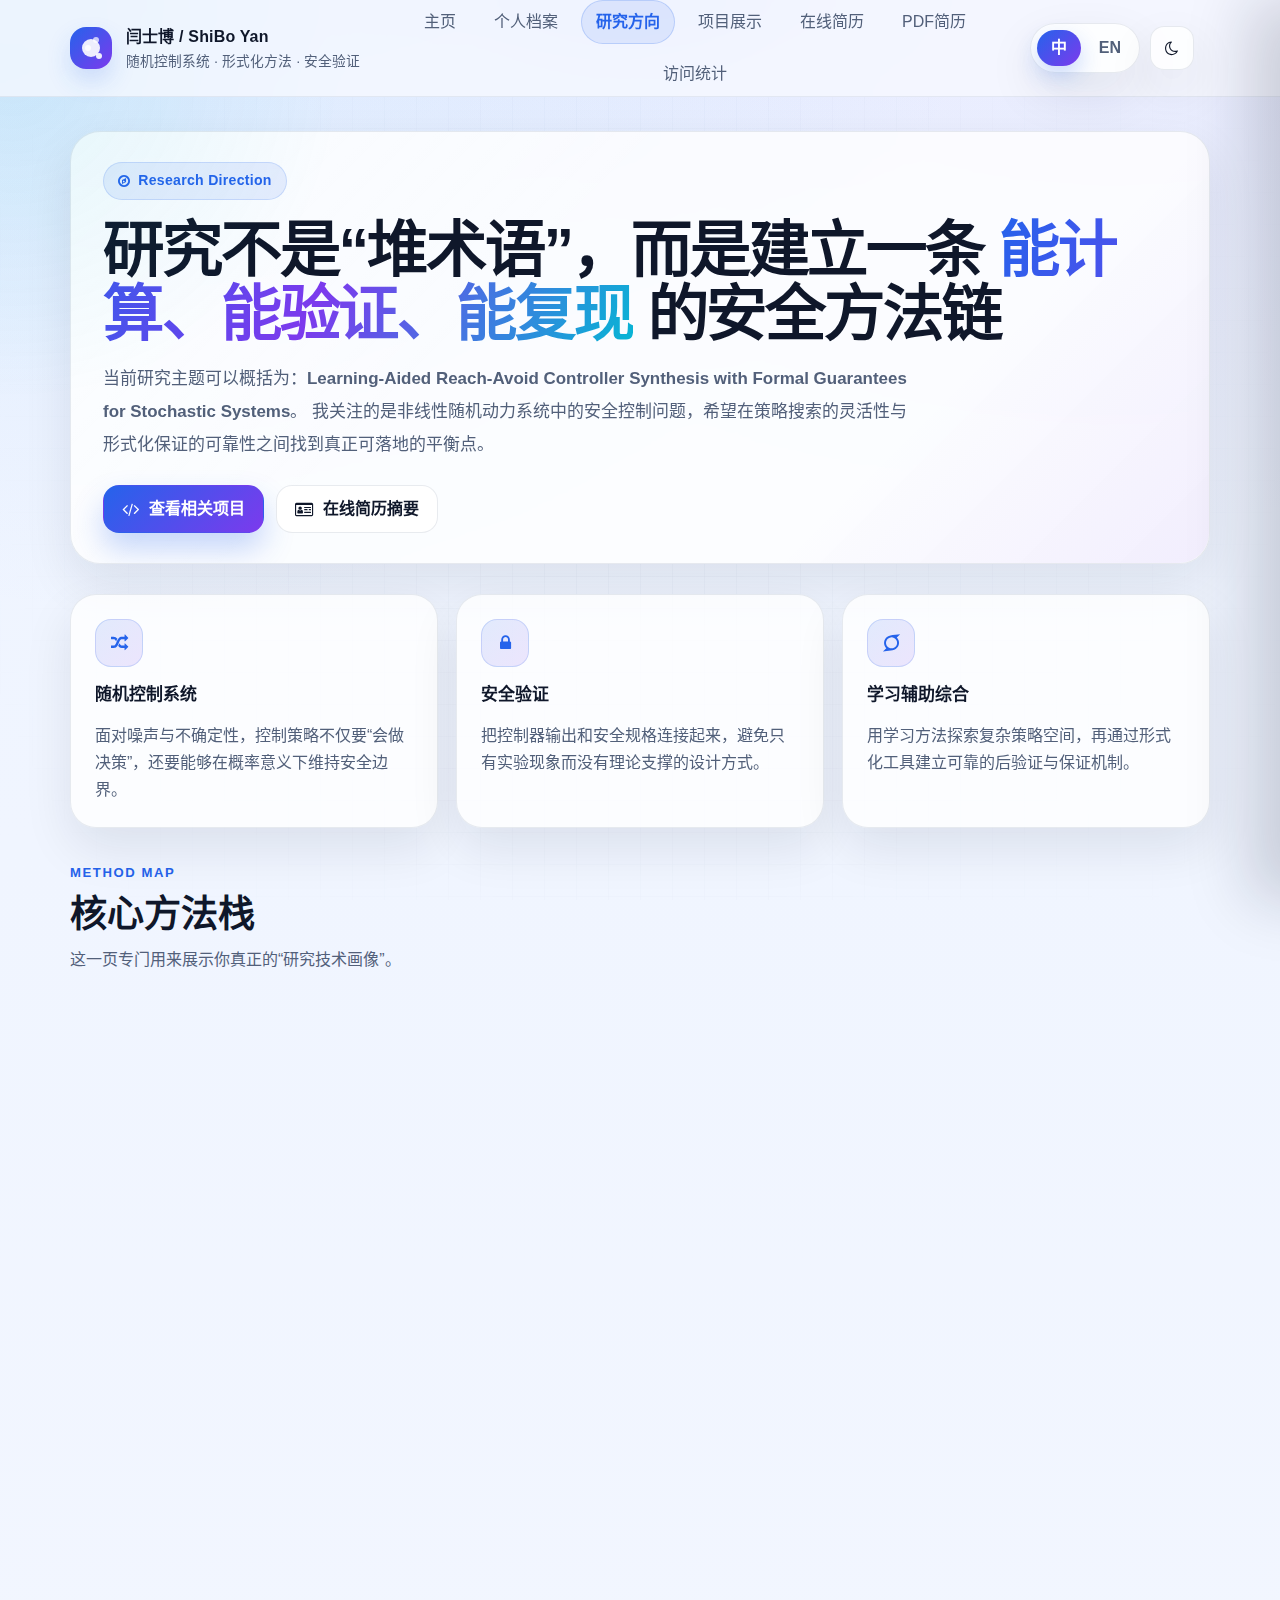
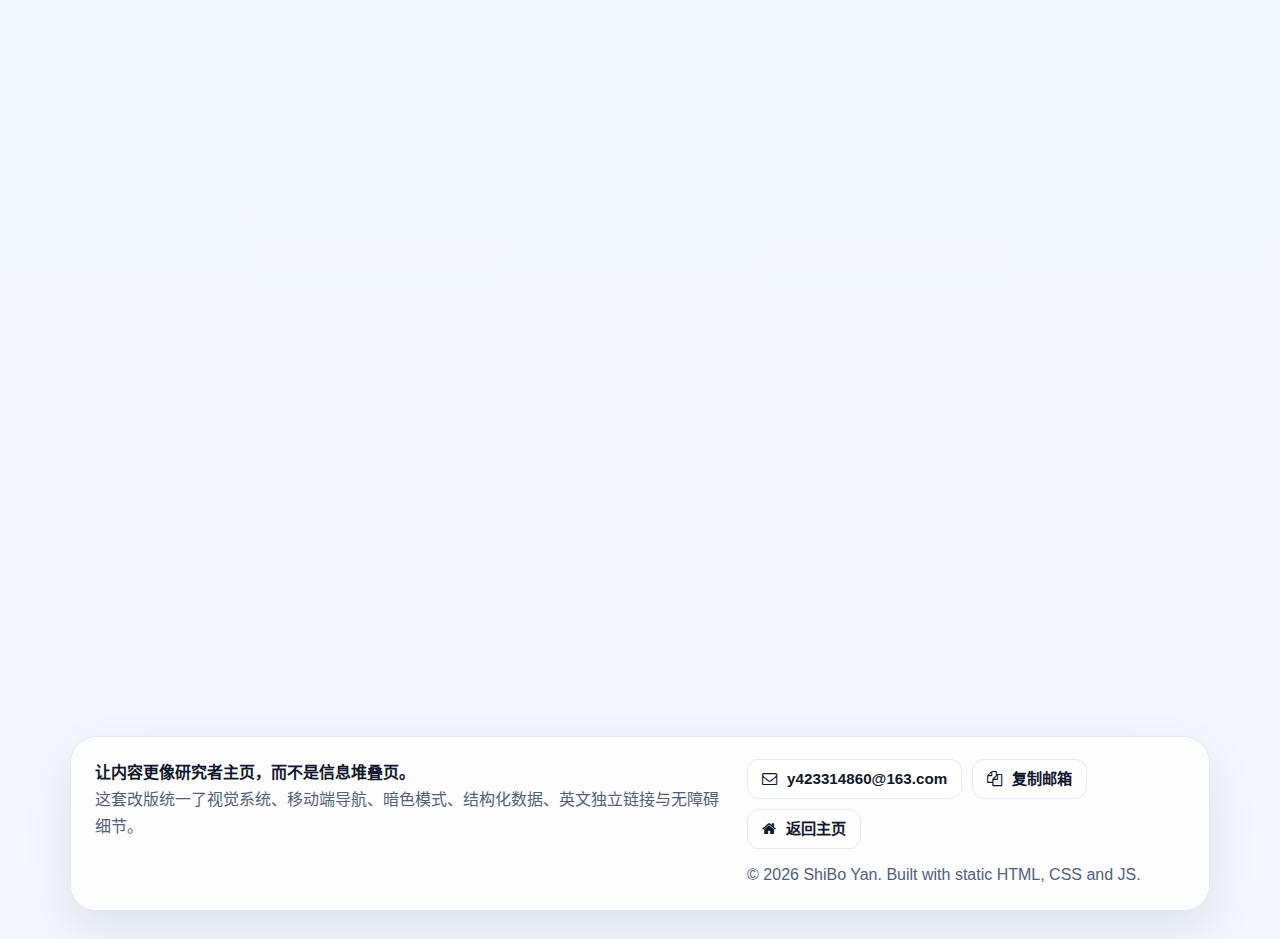
<file: research.html>
<!DOCTYPE html>
<html lang="zh-CN">
<head>
  <meta charset="UTF-8">
  <meta name="viewport" content="width=device-width, initial-scale=1.0">
  <title>研究方向 · 闫士博</title>
  <meta name="description" content="闫士博的研究方向：随机控制系统、形式化方法与安全验证、Reach-Avoid 控制、强化学习辅助控制器综合、PAC 近似与 SOS 优化。">
  <meta name="theme-color" content="#f4f7ff">
  <meta name="color-scheme" content="light dark">
  <link rel="icon" href="./Homepage_files/index.ico" type="image/x-icon">
  <link rel="manifest" href="./manifest.webmanifest">
  <link rel="canonical" href="https://yan-shibo.github.io/research.html">
  <link rel="alternate" hreflang="zh-CN" href="https://yan-shibo.github.io/research.html">
  <link rel="alternate" hreflang="en" href="https://yan-shibo.github.io/en/research.html">
  <link rel="alternate" hreflang="x-default" href="https://yan-shibo.github.io/research.html">
  <meta property="og:type" content="website">
  <meta property="og:title" content="研究方向 · 闫士博">
  <meta property="og:description" content="闫士博的研究方向：随机控制系统、形式化方法与安全验证、Reach-Avoid 控制、强化学习辅助控制器综合、PAC 近似与 SOS 优化。">
  <meta property="og:url" content="https://yan-shibo.github.io/research.html">
  <meta property="og:site_name" content="ShiBo Yan">
  <meta property="og:locale" content="zh_CN">
  
  <meta name="twitter:card" content="summary_large_image">
  <meta name="twitter:title" content="研究方向 · 闫士博">
  <meta name="twitter:description" content="闫士博的研究方向：随机控制系统、形式化方法与安全验证、Reach-Avoid 控制、强化学习辅助控制器综合、PAC 近似与 SOS 优化。">
  
  <link rel="preconnect" href="https://busuanzi.icodeq.com">
  <link rel="preconnect" href="https://cdn.jsdelivr.net">
  <link href="./resource/font-awesome-4.7.0/css/font-awesome.min.css" rel="stylesheet">
  <link href="./resource/css/site.css" rel="stylesheet">
  
  <script defer src="./resource/js/site.js"></script>
</head>
<body>
<a class="skip-link" href="#main-content">跳到正文</a>


<header class="site-header">
  <div class="header-shell">
    <a class="brand" href="index.html">
      <span class="brand-mark" aria-hidden="true"></span>
      <span class="brand-text">
        <strong>闫士博 / ShiBo Yan</strong>
        <span>随机控制系统 · 形式化方法 · 安全验证</span>
      </span>
    </a>

    <nav class="site-nav" aria-label="Primary">
      <a class="nav-link" href="index.html">主页</a>
<a class="nav-link" href="introduction.html">个人档案</a>
<a class="nav-link" href="research.html" aria-current="page">研究方向</a>
<a class="nav-link" href="projects.html">项目展示</a>
<a class="nav-link" href="resume_online.html">在线简历</a>
<a class="nav-link" href="resume.html">PDF简历</a>
<a class="nav-link" href="stats.html">访问统计</a>
    </nav>

    <div class="header-actions">
      
    <div class="lang-switch" aria-label="Language switch">
      <a class="active" href="./research.html" lang="zh-CN">中</a>
      <a class="" href="./en/research.html" lang="en">EN</a>
    </div>
    
      <button class="icon-btn" type="button" data-theme-toggle data-label-dark="深色" data-label-light="浅色" aria-label="Toggle theme">
        <i class="fa fa-moon-o" aria-hidden="true"></i>
        <span class="visually-hidden theme-label">深色</span>
      </button>
      <button class="icon-btn menu-toggle" type="button" data-menu-toggle aria-expanded="false" aria-controls="site-drawer" aria-label="打开导航">
        <i class="fa fa-bars" aria-hidden="true"></i>
      </button>
    </div>
  </div>
</header>

<div class="drawer-backdrop" data-drawer-backdrop></div>
<aside class="drawer" id="site-drawer" data-drawer aria-hidden="true" aria-label="导航">
  <div class="drawer-header">
    <div>
      <strong>导航</strong>
      <div style="color:var(--muted);font-size:.92rem;">闫士博 / ShiBo Yan</div>
    </div>
    <button class="icon-btn" type="button" data-menu-close aria-label="关闭">
      <i class="fa fa-times" aria-hidden="true"></i>
    </button>
  </div>
  <nav class="drawer-nav" aria-label="Mobile">
    <a href="index.html">主页<i class="fa fa-angle-right" aria-hidden="true"></i></a>
<a href="introduction.html">个人档案<i class="fa fa-angle-right" aria-hidden="true"></i></a>
<a href="research.html" aria-current="page">研究方向<i class="fa fa-angle-right" aria-hidden="true"></i></a>
<a href="projects.html">项目展示<i class="fa fa-angle-right" aria-hidden="true"></i></a>
<a href="resume_online.html">在线简历<i class="fa fa-angle-right" aria-hidden="true"></i></a>
<a href="resume.html">PDF简历<i class="fa fa-angle-right" aria-hidden="true"></i></a>
<a href="stats.html">访问统计<i class="fa fa-angle-right" aria-hidden="true"></i></a>
  </nav>
  <div class="drawer-group">
    
    <div class="lang-switch" aria-label="Language switch">
      <a class="active" href="./research.html" lang="zh-CN">中</a>
      <a class="" href="./en/research.html" lang="en">EN</a>
    </div>
    
  </div>
  <div class="drawer-group">
    <button class="button subtle" type="button" data-theme-toggle data-label-dark="深色" data-label-light="浅色">
      <i class="fa fa-adjust" aria-hidden="true"></i>
      <span class="theme-label">深色</span>
    </button>
  </div>
</aside>

<main id="main-content" class="main-shell">
  <section class="surface page-hero" data-reveal>
    <div class="surface-inner">
      <span class="eyebrow"><i class="fa fa-compass" aria-hidden="true"></i> Research Direction</span>
      <h1>研究不是“堆术语”，而是建立一条 <span class="gradient-text">能计算、能验证、能复现</span> 的安全方法链</h1>
      <p class="lead">
        当前研究主题可以概括为：<strong>Learning-Aided Reach-Avoid Controller Synthesis with Formal Guarantees for Stochastic Systems</strong>。
        我关注的是非线性随机动力系统中的安全控制问题，希望在策略搜索的灵活性与形式化保证的可靠性之间找到真正可落地的平衡点。
      </p>
      <div class="action-row">
        <a class="button primary" href="projects.html"><i class="fa fa-code" aria-hidden="true"></i> 查看相关项目</a>
        <a class="button" href="resume_online.html"><i class="fa fa-id-card-o" aria-hidden="true"></i> 在线简历摘要</a>
      </div>
    </div>
  </section>

  <section class="section-block">
    <div class="grid-3">
      <article class="panel" data-reveal>
        <span class="feature-icon"><i class="fa fa-random" aria-hidden="true"></i></span>
        <h3>随机控制系统</h3>
        <p>面对噪声与不确定性，控制策略不仅要“会做决策”，还要能够在概率意义下维持安全边界。</p>
      </article>
      <article class="panel" data-reveal>
        <span class="feature-icon"><i class="fa fa-lock" aria-hidden="true"></i></span>
        <h3>安全验证</h3>
        <p>把控制器输出和安全规格连接起来，避免只有实验现象而没有理论支撑的设计方式。</p>
      </article>
      <article class="panel" data-reveal>
        <span class="feature-icon"><i class="fa fa-superpowers" aria-hidden="true"></i></span>
        <h3>学习辅助综合</h3>
        <p>用学习方法探索复杂策略空间，再通过形式化工具建立可靠的后验证与保证机制。</p>
      </article>
    </div>
  </section>

  <section class="section-block">
    <div class="section-header" data-reveal>
      <div class="section-title-wrap">
        <span class="kicker">Method Map</span>
        <h2>核心方法栈</h2>
        <p>这一页专门用来展示你真正的“研究技术画像”。</p>
      </div>
    </div>
    <div class="grid-2">
      <article class="panel" data-reveal>
        <h3>Reach-Avoid 约束</h3>
        <p>研究如何让系统在尽量避免不安全区域的前提下，到达目标区域或维持可接受的行为轨迹。</p>
      </article>
      <article class="panel" data-reveal>
        <h3>随机 barrier-like certificates</h3>
        <p>通过证书函数对安全性进行刻画，为随机系统中的安全概率界提供可验证的数学表达。</p>
      </article>
      <article class="panel" data-reveal>
        <h3>PAC 多项式近似</h3>
        <p>把复杂函数近似与概率保证联系起来，在可计算性与理论可靠性之间找到平衡。</p>
      </article>
      <article class="panel" data-reveal>
        <h3>SOS 优化</h3>
        <p>借助 Sum-of-Squares 优化，把非线性系统中的某些验证问题转化为可求解的半定规划流程。</p>
      </article>
    </div>
  </section>

  <section class="section-block">
    <div class="section-header" data-reveal>
      <div class="section-title-wrap">
        <span class="kicker">Workflow</span>
        <h2>当前研究工作流</h2>
      </div>
    </div>
    <div class="flow">
      <article class="flow-step" data-reveal>
        <h3>Specification</h3>
        <p>定义 stochastic dynamics、safe set、target set 与 reach-avoid 规格。</p>
      </article>
      <article class="flow-step" data-reveal>
        <h3>Policy Search</h3>
        <p>用强化学习或近似策略生成候选控制器，提高复杂状态空间下的搜索能力。</p>
      </article>
      <article class="flow-step" data-reveal>
        <h3>Certificate Design</h3>
        <p>构造 barrier-like certificates，把策略性质和安全边界联系起来。</p>
      </article>
      <article class="flow-step" data-reveal>
        <h3>Optimization</h3>
        <p>利用 PAC approximation 与 SOS 工具求解、验证与调参。</p>
      </article>
      <article class="flow-step" data-reveal>
        <h3>Formal Guarantee</h3>
        <p>给出可解释、可复核的安全结论，而不是仅凭实验截图说明问题。</p>
      </article>
    </div>
  </section>

  <section class="section-block">
    <div class="grid-2">
      <article class="panel" data-reveal>
        <span class="kicker">Current status</span>
        <h3>论文与阶段成果</h3>
        <ul class="note-list">
          <li>当前论文状态：<strong>在投</strong>。</li>
          <li>研究表达已从“研究方向介绍”升级为“问题—方法—保证”的结构，更利于老师和同行理解。</li>
          <li>建议后续补充的外链包括：Google Scholar、GitHub、ORCID、arXiv（有论文后）。</li>
        </ul>
      </article>
      <article class="panel" data-reveal>
        <span class="kicker">What this page fixes</span>
        <h3>为什么要单独新增研究页</h3>
        <ul class="note-list">
          <li>原主页的学术信息被压缩在一段话里，表达密度很高，但“结构感”不强。</li>
          <li>把研究内容独立成页后，主页负责吸引注意，研究页负责建立专业判断。</li>
          <li>这一页更适合发给导师、组会同学、申请合作与学术交流场景。</li>
        </ul>
      </article>
    </div>
  </section>

  <section class="section-block" data-reveal>
    <div class="code-surface">
<pre>Research Keywords
────────────────────────────────────────────
Stochastic Control Systems
Formal Methods and Safety Verification
Reach-Avoid Control
RL-Aided Controller Synthesis
Stochastic Barrier-like Certificates
PAC Approximation
Sum-of-Squares Optimization</pre>
    </div>
  </section>
</main>

<footer class="footer-shell">
  <div class="footer-card">
    <div><strong>让内容更像研究者主页，而不是信息堆叠页。</strong><p>这套改版统一了视觉系统、移动端导航、暗色模式、结构化数据、英文独立链接与无障碍细节。</p></div>
    <div>
      <div class="footer-actions"><a class="button small" href="mailto:y423314860@163.com"><i class="fa fa-envelope-o" aria-hidden="true"></i> y423314860@163.com</a><button class="button small subtle" type="button" data-copy="y423314860@163.com" data-copied-label="已复制"><i class="fa fa-copy" aria-hidden="true"></i> <span class="copy-label">复制邮箱</span></button><a class="button small subtle" href="index.html"><i class="fa fa-home" aria-hidden="true"></i> 返回主页</a></div>
      <div style="margin-top:12px;"><p>© <span data-year></span> ShiBo Yan. Built with static HTML, CSS and JS.</p></div>
    </div>
  </div>
</footer>
<button class="icon-btn back-to-top" type="button" data-back-to-top aria-label="Back to top">
  <i class="fa fa-arrow-up" aria-hidden="true"></i>
</button>

</body>
</html>
</file>
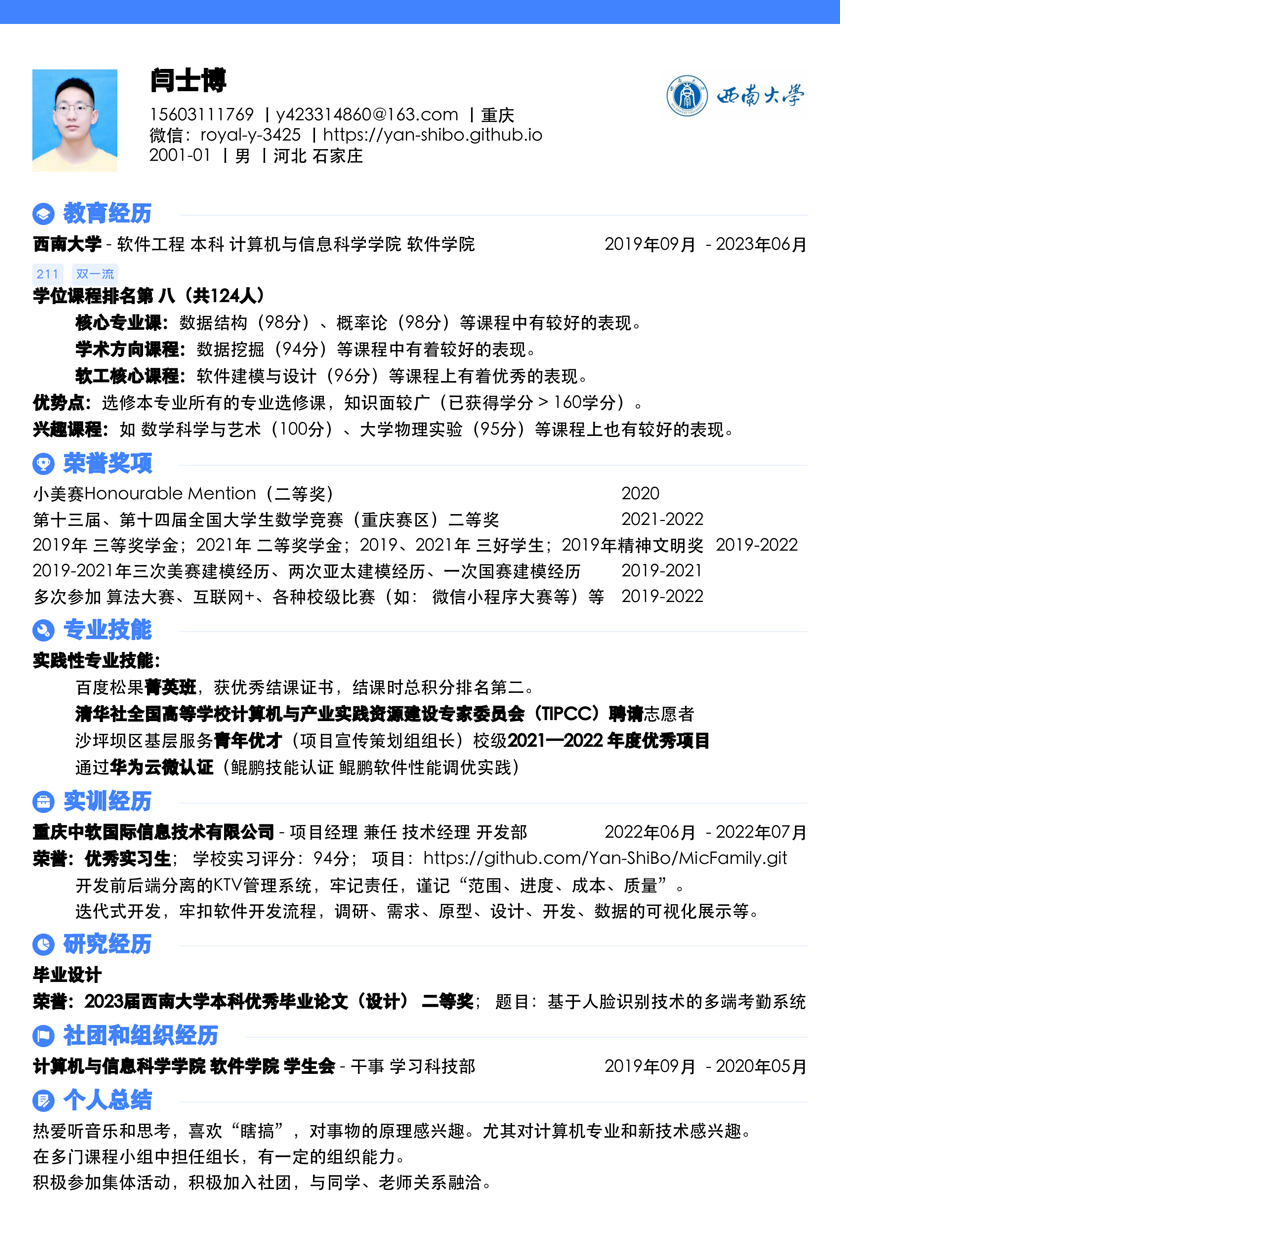
<file: resume.html>
<!DOCTYPE html>
<meta name="viewport" content="width=device-width, initial-scale=1.0, minimum-scale=1.0, maximum-scale=1.0, user-scalable=no">

<html>
	<head>
		<meta charset="utf-8">
		<title></title>
			<style>
				* {
				    margin: 0px;
				    padding: 0px;
				}
				body {
					/* background: yellow; */
				}
				#man{
					margin-left: 0ch;
					margin-top: 0ch;
				}
			</style>
	</head>
	<body>
		<div >
			<!-- <img id="man" src="./Homepage_files/resume.jpg" height=1248px width=850px " > -->
			<img id="man" src="./Homepage_files/resume.jpg" class="img-fluid" alt="Resume Image">
			<!-- 图片需要转换为渐进JPEG(Progressive JPEG)格式，以增快响应速度，方法为使用PS，文件->导出->存储为Web所用格式->勾选“连续”和“转换为sRGB”->存储 -->
		</div>
		
	</body>
</html>
</file>
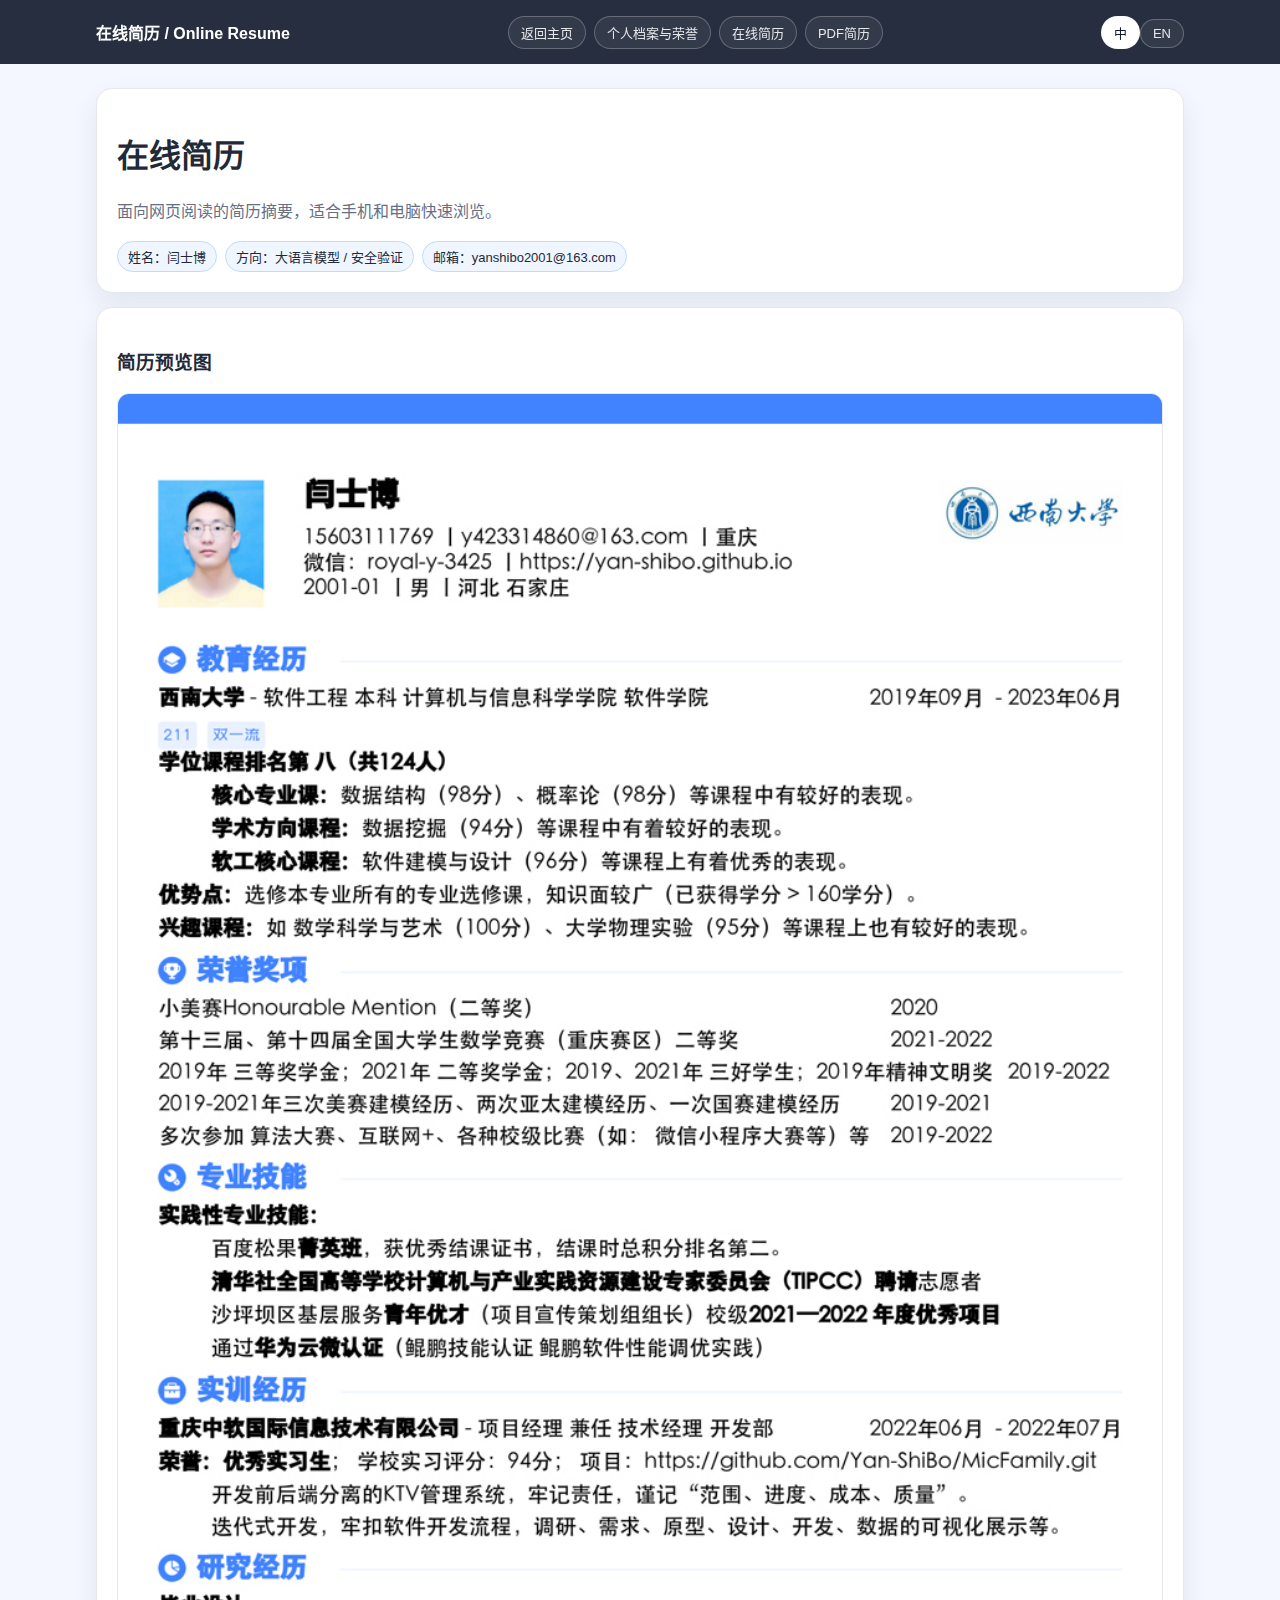
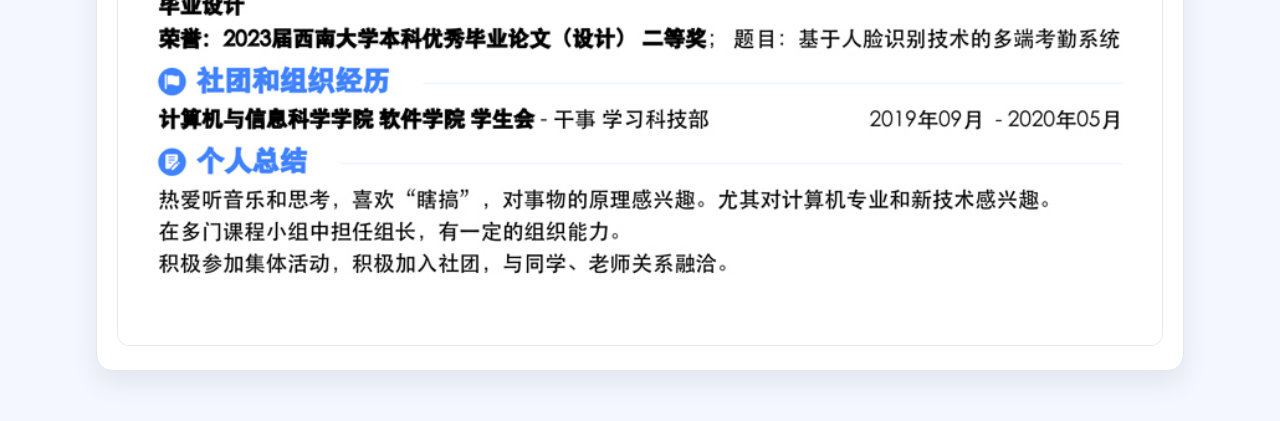
<file: resume_online.html>
<!DOCTYPE html><html lang="zh-CN"><head><meta charset="UTF-8"><meta name="viewport" content="width=device-width, initial-scale=1.0"><title>在线简历 · 闫士博</title><link href="./resource/font-awesome-4.7.0/css/font-awesome.min.css" rel="stylesheet"/>
<style>:root{--bg:#f4f7ff;--card:#fff;--text:#1f2937;--muted:#667085;--border:#e4e7ec;--shadow:0 12px 28px rgba(15,23,42,.08)}*{box-sizing:border-box}body{margin:0;font-family:"Segoe UI","PingFang SC","Microsoft YaHei",sans-serif;background:var(--bg);color:var(--text)}.topbar{position:sticky;top:0;background:rgba(15,23,42,.9);z-index:40}.topbar-inner,.wrap{max-width:1120px;margin:0 auto;padding:0 16px}.topbar-inner{min-height:64px;display:flex;justify-content:space-between;align-items:center;gap:8px}.brand{color:#fff;font-weight:800}.nav{display:flex;gap:8px;flex-wrap:wrap}.nav a,.lang button{border:1px solid rgba(255,255,255,.25);background:rgba(255,255,255,.06);color:#e5e7eb;padding:6px 12px;border-radius:999px;text-decoration:none;font-size:13px}.lang button.active{background:#fff;color:#111827}.lang-section{display:none}.lang-section.active{display:block}.wrap{padding:24px 16px 36px}.card{background:var(--card);border:1px solid var(--border);border-radius:16px;box-shadow:var(--shadow);padding:20px;margin-bottom:14px}.muted{color:var(--muted);line-height:1.7}.chips{display:flex;gap:8px;flex-wrap:wrap}.chips span{background:#eff6ff;border:1px solid #bfdbfe;border-radius:999px;padding:5px 10px;font-size:13px}.preview{width:100%;border:1px solid var(--border);border-radius:12px}@media (max-width:640px){.nav{display:none}}</style></head>
<body><header class="topbar"><div class="topbar-inner"><div class="brand">在线简历 / Online Resume</div><nav class="nav"><a href="index.html">返回主页</a><a href="introduction.html">个人档案与荣誉</a><a href="resume_online.html">在线简历</a><a href="resume.html">PDF简历</a></nav><div class="lang"><button class="lang-btn active" data-lang="zh">中</button><button class="lang-btn" data-lang="en">EN</button></div></div></header>
<main class="wrap"><section class="lang-section lang-zh active"><article class="card"><h1>在线简历</h1><p class="muted">面向网页阅读的简历摘要，适合手机和电脑快速浏览。</p><div class="chips"><span>姓名：闫士博</span><span>方向：大语言模型 / 安全验证</span><span>邮箱：yanshibo2001@163.com</span></div></article><article class="card"><h3>简历预览图</h3><img class="preview" src="./Homepage_files/resume.jpg" alt="简历预览"></article></section><section class="lang-section lang-en"><article class="card"><h1>Online Resume</h1><p class="muted">A web-friendly summary optimized for both mobile and desktop reading.</p><div class="chips"><span>Name: ShiBo Yan</span><span>Research: LLMs / Safety Verification</span><span>Email: yanshibo2001@163.com</span></div></article><article class="card"><h3>Resume Preview</h3><img class="preview" src="./Homepage_files/resume.jpg" alt="resume preview"></article></section></main>
<script>window.addEventListener('DOMContentLoaded',function(){var b=document.querySelectorAll('.lang-btn'),s=document.querySelectorAll('.lang-section');function setL(l){s.forEach(function(x){x.classList.toggle('active',x.classList.contains('lang-'+l));});b.forEach(function(x){x.classList.toggle('active',x.dataset.lang===l);});document.documentElement.lang=l==='zh'?'zh-CN':'en';}b.forEach(function(x){x.onclick=function(){setL(this.dataset.lang);};});setL('zh');});</script>
</body></html>
</file>
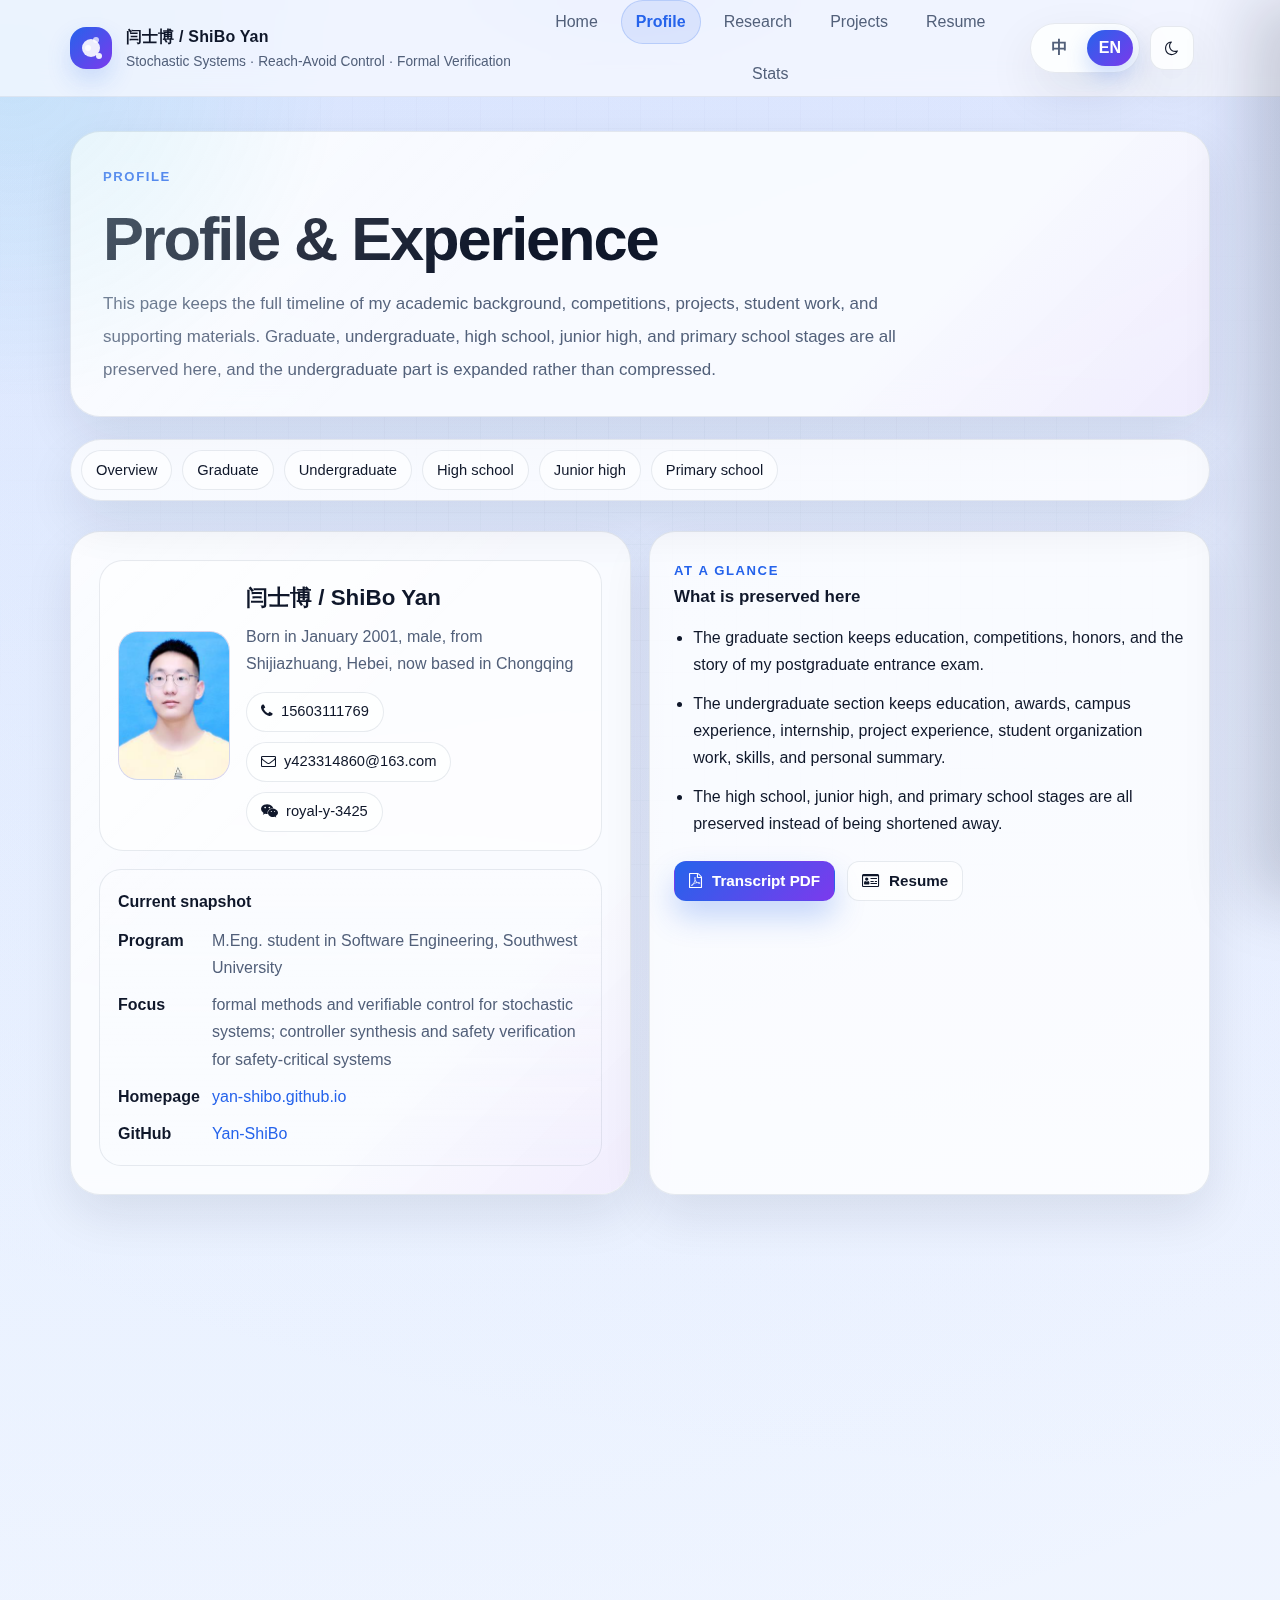
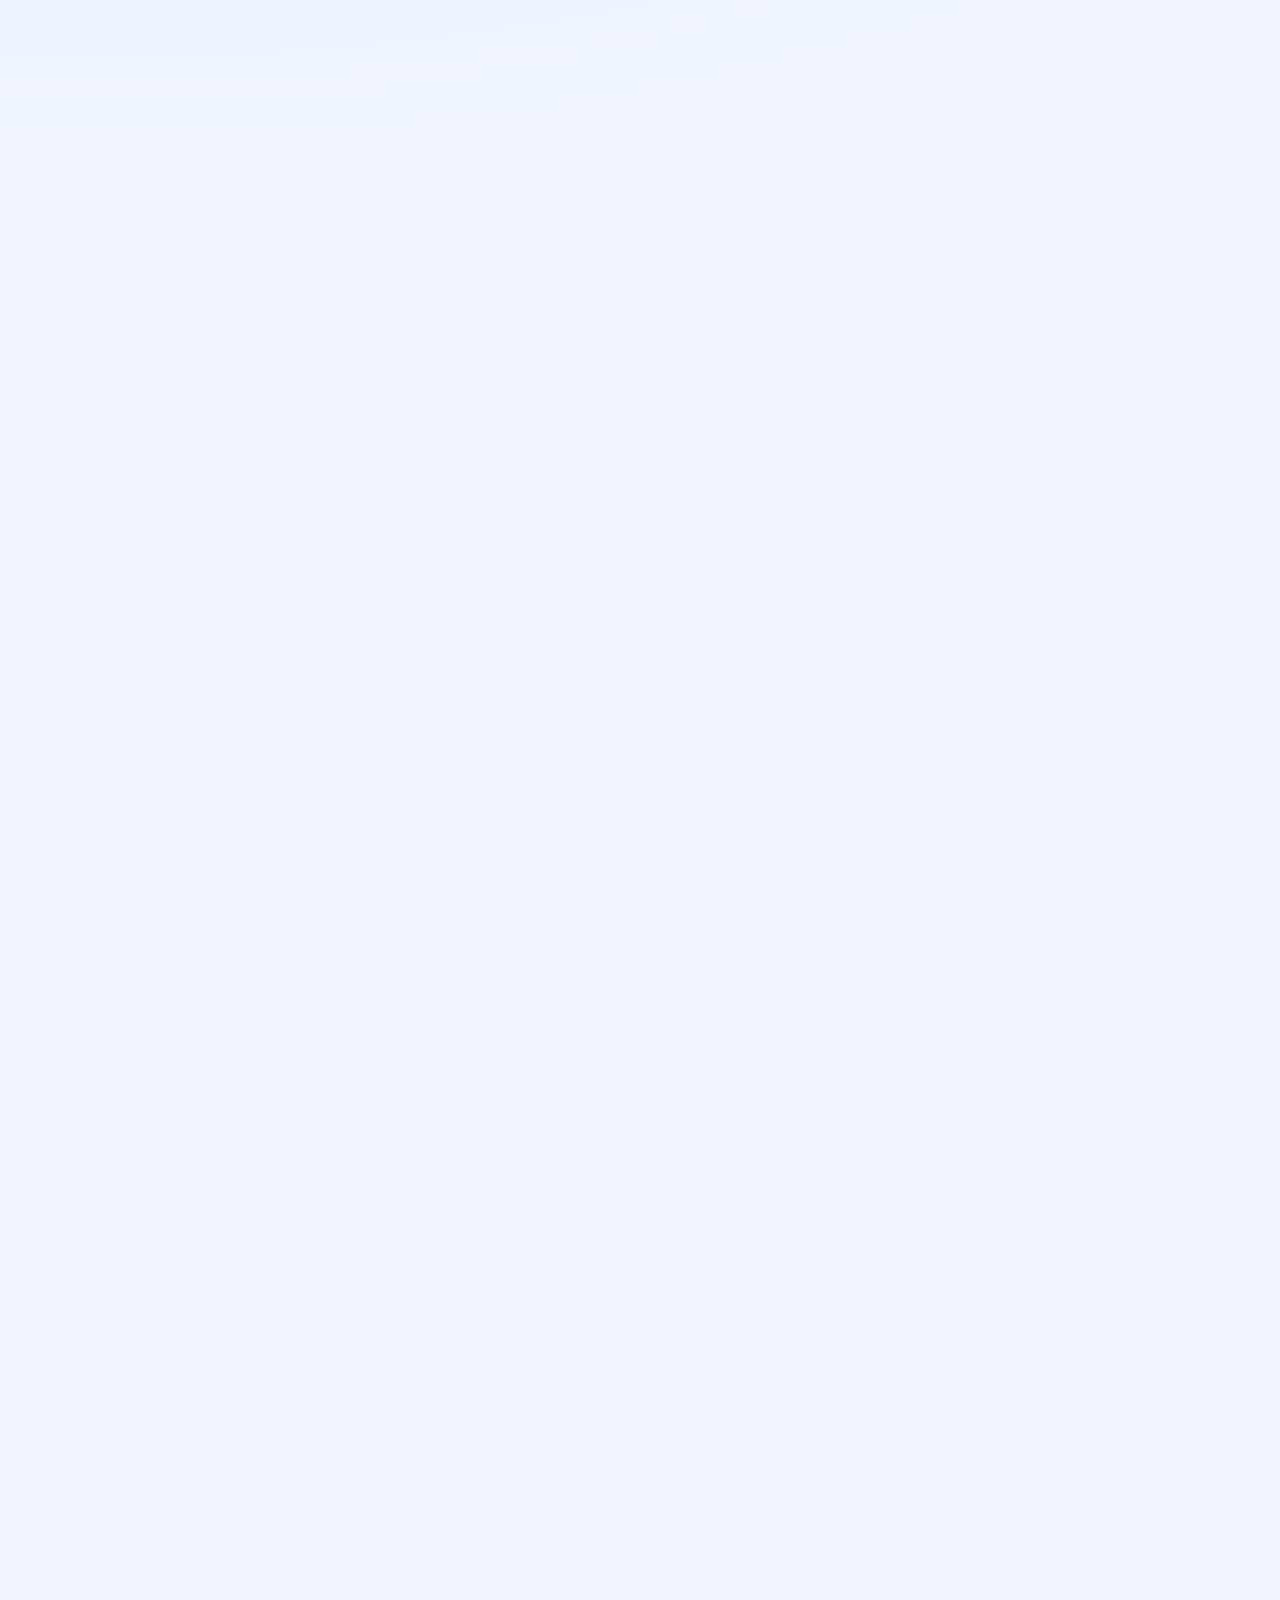
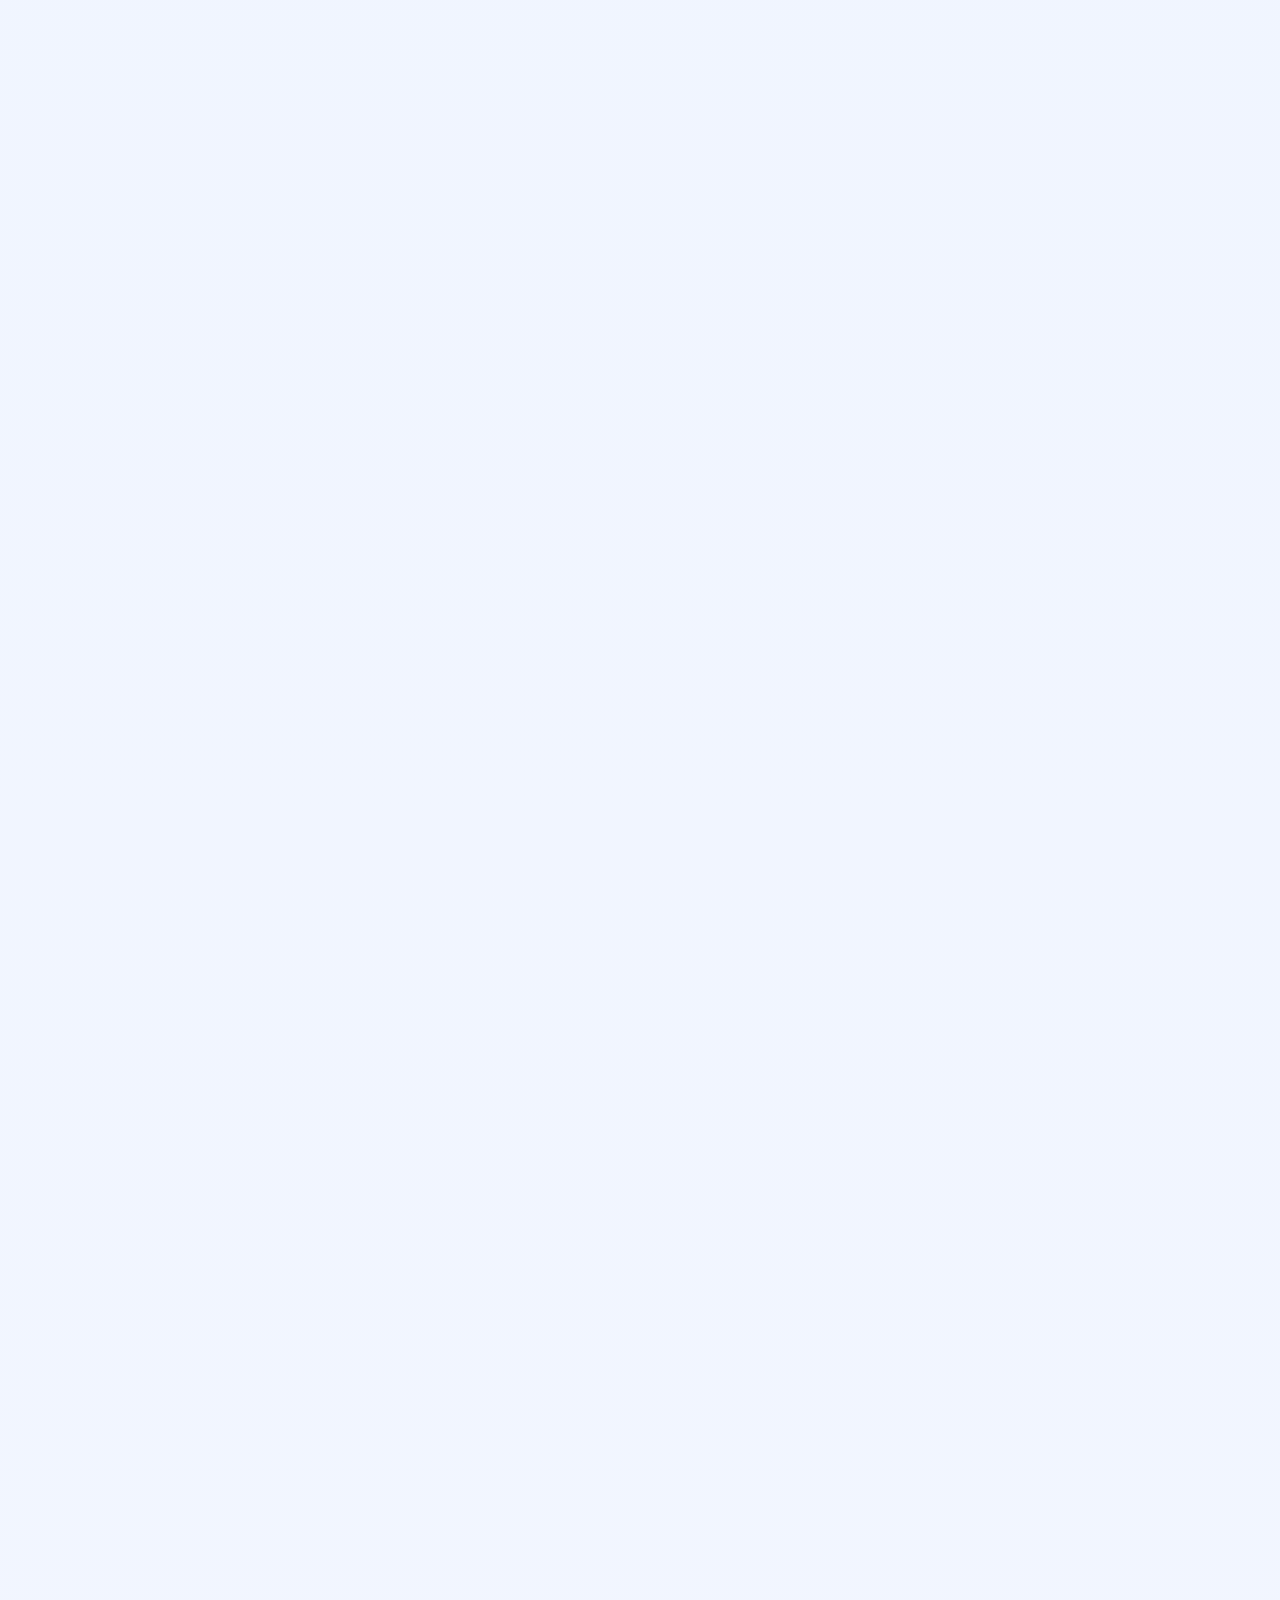
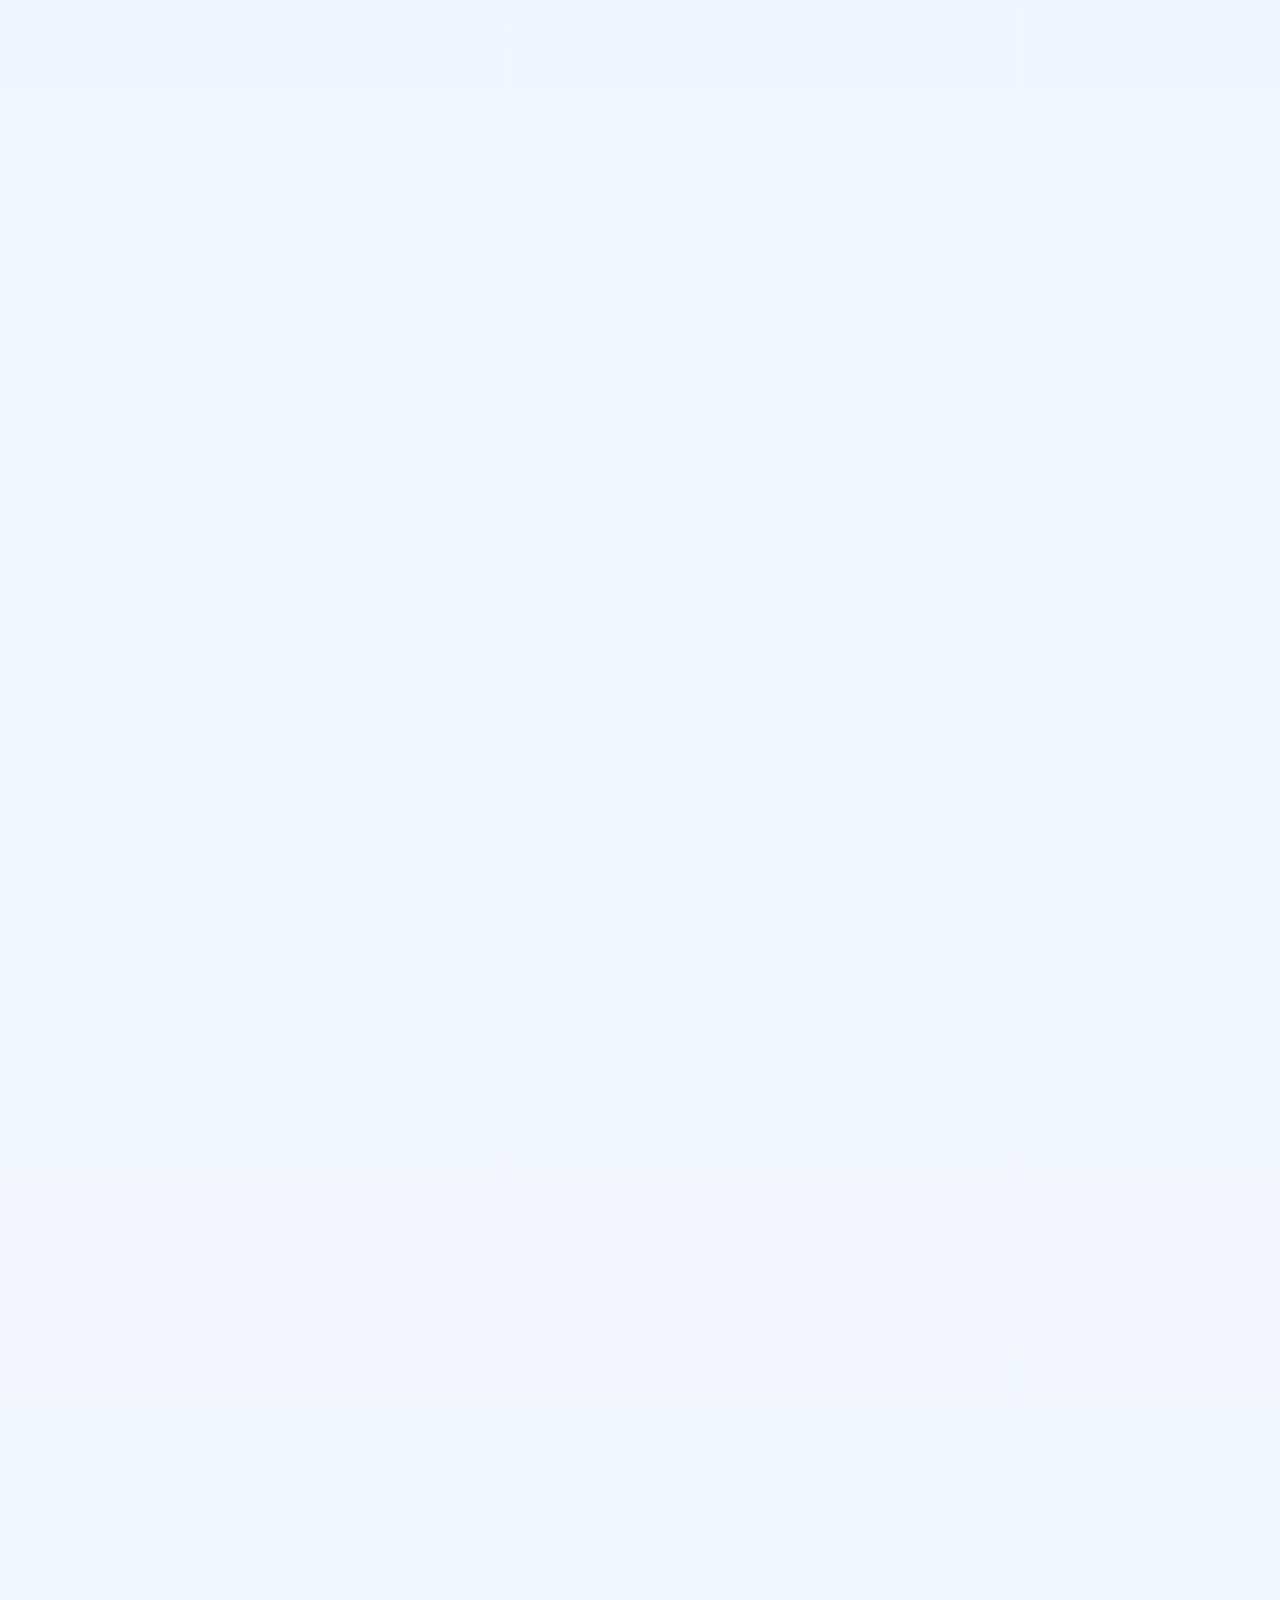
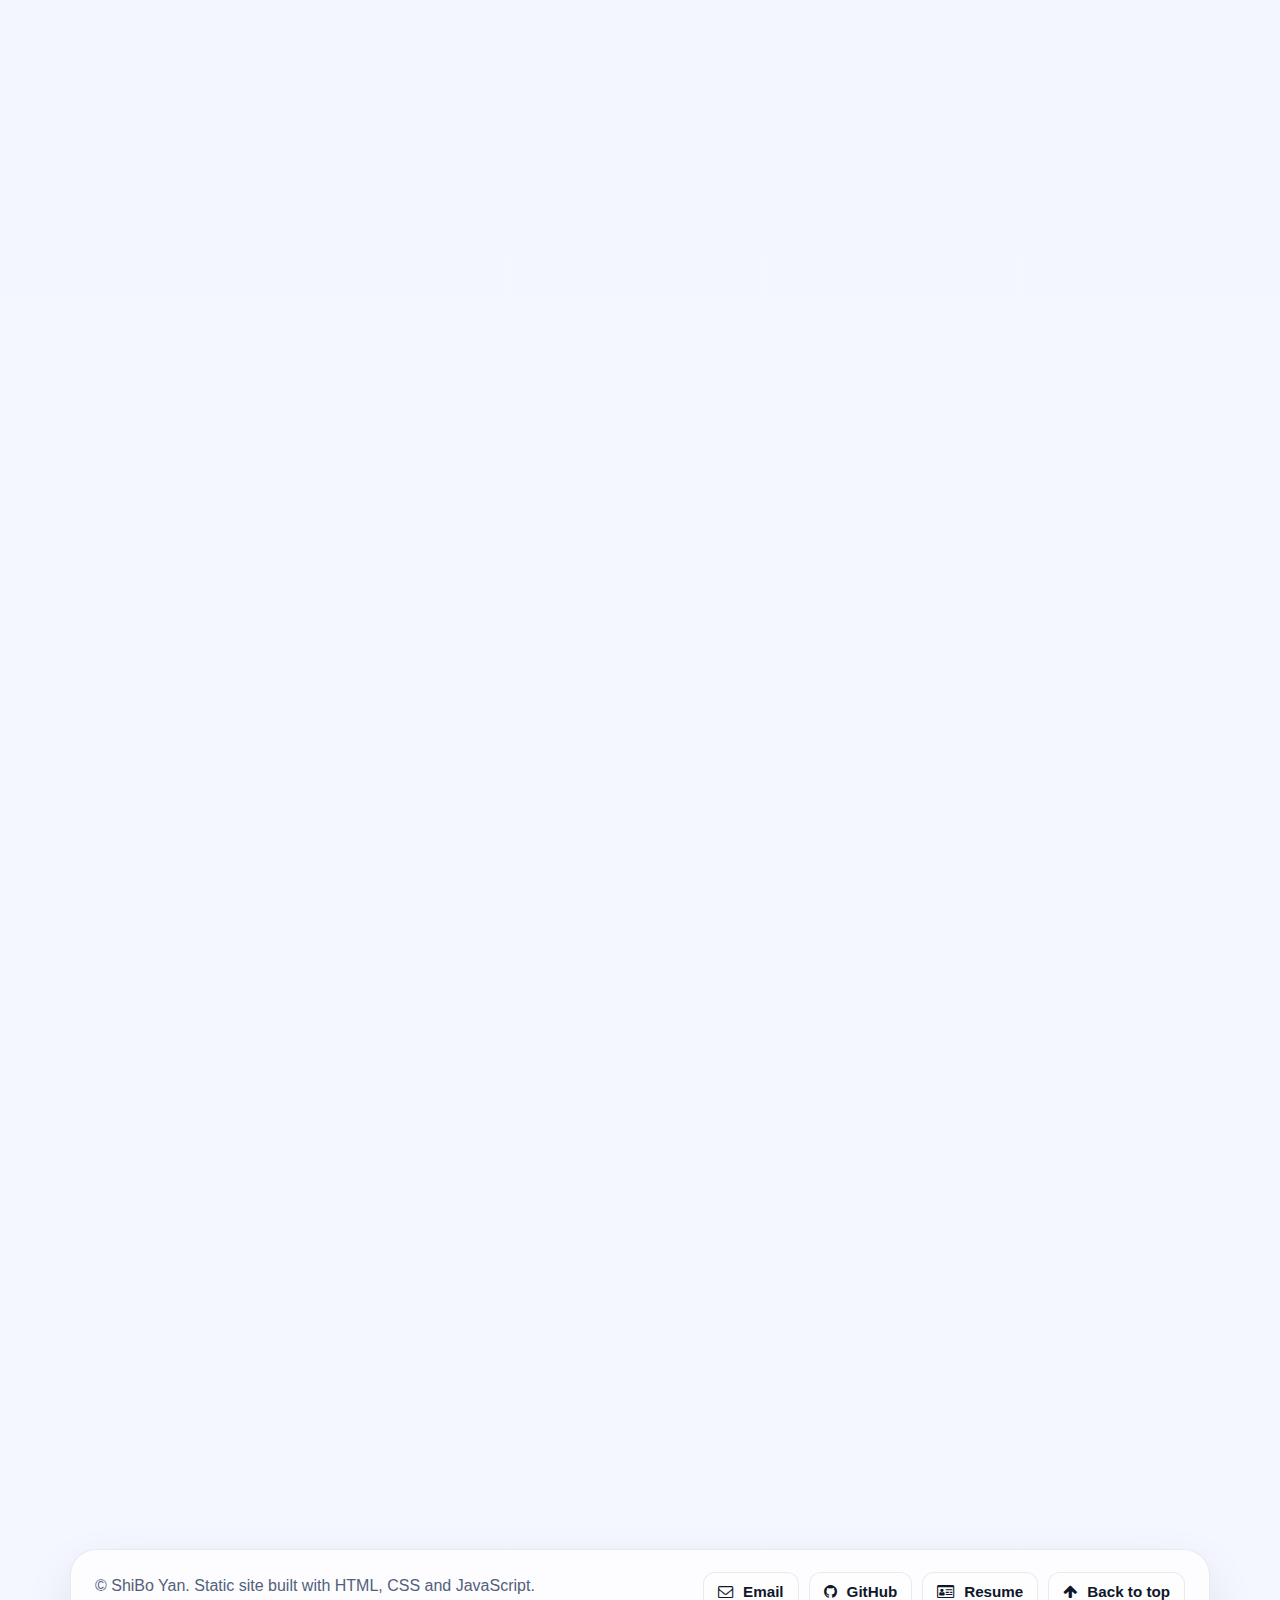
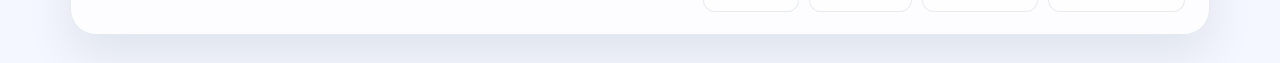
<file: en/introduction.html>
<!DOCTYPE html>
<html lang="en">
<head>
  <meta charset="UTF-8">
  <meta name="viewport" content="width=device-width, initial-scale=1.0">
  <title>Profile & Experience · ShiBo Yan</title>
  <meta name="description" content="Profile page of ShiBo Yan, fully covering graduate, undergraduate, high school, junior high, and primary school experience, awards, transcript images, and proof materials.">
  <meta name="theme-color" content="#f4f7ff"><meta name="color-scheme" content="light dark"><link rel="icon" href="../Homepage_files/index.ico" type="image/x-icon"><link rel="manifest" href="../manifest.webmanifest"><link rel="canonical" href="https://yan-shibo.github.io/en/introduction.html"><link rel="alternate" hreflang="zh-CN" href="https://yan-shibo.github.io/introduction.html"><link rel="alternate" hreflang="en" href="https://yan-shibo.github.io/en/introduction.html"><link rel="alternate" hreflang="x-default" href="https://yan-shibo.github.io/introduction.html"><meta property="og:type" content="profile"><meta property="og:title" content="Profile & Experience · ShiBo Yan"><meta property="og:description" content="Profile page of ShiBo Yan, fully covering graduate, undergraduate, high school, junior high, and primary school experience, awards, transcript images, and proof materials."><meta property="og:url" content="https://yan-shibo.github.io/en/introduction.html"><meta property="og:site_name" content="ShiBo Yan"><meta property="og:locale" content="en_US"><meta property="og:image" content="https://yan-shibo.github.io/Homepage_files/photo.jpg"><meta name="twitter:card" content="summary_large_image"><meta name="twitter:title" content="Profile & Experience · ShiBo Yan"><meta name="twitter:description" content="Profile page of ShiBo Yan, fully covering graduate, undergraduate, high school, junior high, and primary school experience, awards, transcript images, and proof materials."><meta name="twitter:image" content="https://yan-shibo.github.io/Homepage_files/photo.jpg"><link href="../resource/font-awesome-4.7.0/css/font-awesome.min.css" rel="stylesheet"><link href="../resource/css/site.css" rel="stylesheet"><script defer src="../resource/js/site.js"></script>
</head>
<body>
<a class="skip-link" href="#main-content">Skip to content</a>
<header class="site-header"><div class="header-shell"><a class="brand" href="index.html"><span class="brand-mark" aria-hidden="true"></span><span class="brand-text"><strong>闫士博 / ShiBo Yan</strong><span>Stochastic Systems · Reach-Avoid Control · Formal Verification</span></span></a><nav class="site-nav" aria-label="Primary"><a class="nav-link" href="index.html">Home</a><a class="nav-link" href="introduction.html" aria-current="page">Profile</a><a class="nav-link" href="research.html">Research</a><a class="nav-link" href="projects.html">Projects</a><a class="nav-link" href="resume.html">Resume</a><a class="nav-link" href="stats.html">Stats</a></nav><div class="header-actions"><div class="lang-switch" aria-label="Language switch"><a href="../introduction.html" lang="zh-CN">中</a><a class="active" href="./introduction.html" lang="en">EN</a></div><button class="icon-btn" type="button" data-theme-toggle data-label-dark="Dark" data-label-light="Light" aria-label="Toggle theme"><i class="fa fa-moon-o" aria-hidden="true"></i><span class="visually-hidden theme-label">Dark</span></button><button class="icon-btn menu-toggle" type="button" data-menu-toggle aria-expanded="false" aria-controls="site-drawer" aria-label="Open navigation"><i class="fa fa-bars" aria-hidden="true"></i></button></div></div></header>
<div class="drawer-backdrop" data-drawer-backdrop></div><aside class="drawer" id="site-drawer" data-drawer aria-hidden="true" aria-label="Navigation"><div class="drawer-header"><div><strong>Navigation</strong><div style="color:var(--muted);font-size:.92rem;">闫士博 / ShiBo Yan</div></div><button class="icon-btn" type="button" data-menu-close aria-label="Close"><i class="fa fa-times" aria-hidden="true"></i></button></div><nav class="drawer-nav" aria-label="Mobile"><a href="index.html">Home<i class="fa fa-angle-right" aria-hidden="true"></i></a><a href="introduction.html" aria-current="page">Profile<i class="fa fa-angle-right" aria-hidden="true"></i></a><a href="research.html">Research<i class="fa fa-angle-right" aria-hidden="true"></i></a><a href="projects.html">Projects<i class="fa fa-angle-right" aria-hidden="true"></i></a><a href="resume.html">Resume<i class="fa fa-angle-right" aria-hidden="true"></i></a><a href="stats.html">Stats<i class="fa fa-angle-right" aria-hidden="true"></i></a></nav><div class="drawer-group"><div class="lang-switch" aria-label="Language switch"><a href="../introduction.html" lang="zh-CN">中</a><a class="active" href="./introduction.html" lang="en">EN</a></div></div><div class="drawer-group"><button class="button subtle" type="button" data-theme-toggle data-label-dark="Dark" data-label-light="Light"><i class="fa fa-adjust" aria-hidden="true"></i><span class="theme-label">Dark</span></button></div></aside>
<main id="main-content" class="main-shell">
<section class="surface page-hero" data-reveal><div class="section-title-wrap"><span class="kicker">Profile</span><h1>Profile & Experience</h1><p class="lead">This page keeps the full timeline of my academic background, competitions, projects, student work, and supporting materials. Graduate, undergraduate, high school, junior high, and primary school stages are all preserved here, and the undergraduate part is expanded rather than compressed.</p></div></section>
<div class="anchor-bar" data-reveal><div class="anchor-scroll"><a class="anchor-chip" href="#overview">Overview</a><a class="anchor-chip" href="#graduate">Graduate</a><a class="anchor-chip" href="#undergraduate">Undergraduate</a><a class="anchor-chip" href="#highschool">High school</a><a class="anchor-chip" href="#junior">Junior high</a><a class="anchor-chip" href="#primary">Primary school</a></div></div>
<section class="section-block" id="overview" data-reveal><div class="grid-2"><article class="surface"><div class="surface-inner hero-side"><div class="profile-card"><div class="avatar"><img src="../Homepage_files/photo.jpg" alt="Photo of ShiBo Yan" width="240" height="320" loading="eager"></div><div class="profile-body"><h2>闫士博 / ShiBo Yan</h2><p>Born in January 2001, male, from Shijiazhuang, Hebei, now based in Chongqing</p><div class="inline-list"><span class="tag"><i class="fa fa-phone" aria-hidden="true"></i> 15603111769</span><span class="tag"><i class="fa fa-envelope-o" aria-hidden="true"></i> y423314860@163.com</span><span class="tag"><i class="fa fa-weixin" aria-hidden="true"></i> royal-y-3425</span></div></div></div><div class="meta-card"><h3>Current snapshot</h3><ul class="meta-list"><li><strong>Program</strong><span>M.Eng. student in Software Engineering, Southwest University</span></li><li><strong>Focus</strong><span>formal methods and verifiable control for stochastic systems; controller synthesis and safety verification for safety-critical systems</span></li><li><strong>Homepage</strong><a class="link-inline" href="https://yan-shibo.github.io/" target="_blank" rel="noopener">yan-shibo.github.io</a></li><li><strong>GitHub</strong><a class="link-inline" href="https://github.com/Yan-ShiBo" target="_blank" rel="noopener">Yan-ShiBo</a></li></ul></div></div></article><article class="panel"><span class="kicker">At a glance</span><h3>What is preserved here</h3><ul class="note-list"><li>The graduate section keeps education, competitions, honors, and the story of my postgraduate entrance exam.</li><li>The undergraduate section keeps education, awards, campus experience, internship, project experience, student organization work, skills, and personal summary.</li><li>The high school, junior high, and primary school stages are all preserved instead of being shortened away.</li></ul><div class="action-row"><a class="button small primary" href="../docs/Shibo-Yan-Undergraduate-Transcript.pdf" target="_blank" rel="noopener"><i class="fa fa-file-pdf-o" aria-hidden="true"></i> Transcript PDF</a><a class="button small subtle" href="resume.html"><i class="fa fa-id-card-o" aria-hidden="true"></i> Resume</a></div></article></div></section>
<section class="timeline-stage" id="graduate" data-reveal><article class="stage-card"><div class="stage-head"><div><span class="kicker">Graduate stage</span><h2>Graduate period</h2></div><div class="stage-meta">Sep 2024 - Present</div></div><div class="summary-row"><span class="tag">Southwest University</span><span class="tag">M.Eng. in Software Engineering</span><span class="tag">Formal methods</span><span class="tag">Verifiable control</span></div><div class="info-grid" style="margin-top:18px;"><div class="info-card"><h3>Education</h3><ul><li>Southwest University (Project 211 / Double First-Class University), M.Eng. candidate in Software Engineering, School of Computer and Information Science / Software School, September 2024 – present.</li><li>Research interests: formal methods and verifiable control for stochastic systems; controller synthesis and safety verification for safety-critical systems.</li></ul></div><div class="info-card"><h3>Competitions</h3><ul><li>2024 China Graduate Innovation and Practice Series Competition – “Huawei Cup” 21st China Graduate Mathematical Contest in Modeling: Second Prize.</li><li>2025 China Graduate Innovation and Practice Series Competition – “Huawei Cup” 22nd China Graduate Mathematical Contest in Modeling: Third Prize.</li></ul></div><div class="info-card"><h3>Honors</h3><ul><li>2024-2025 Academic Year: Advanced Individual in Academic, Scientific and Technological Innovation.</li></ul></div></div><div class="story-box"><h3>Postgraduate entrance examination story</h3><p>During my first attempt at the postgraduate entrance examination in late 2022, China had just fully lifted COVID restrictions. I contracted COVID shortly before the exam and did not succeed in being admitted to Sun Yat-sen University.</p><p>After that, I spent nearly a year traveling across different parts of China while reflecting on my own direction and pace. In October 2023, I decided to prepare again with a clear goal of applying for the Software Engineering program at Southwest University, and I was eventually admitted back to my alma mater with the highest overall ranking in the program (written exam: 373, interview: 89).</p></div><div class="section-header" style="margin-top:22px;"><div class="section-title-wrap"><span class="kicker">Proof photo</span><h3 style="margin:0;">Graduate-stage evidence</h3></div></div><div class="proof-grid proof-grid-compact"><a class="proof-item" href="../img/huawei-cup-2024.png" data-lightbox data-caption="Huawei Cup 2024 second prize"><img src="../img/huawei-cup-2024.png" alt="Huawei Cup 2024 second prize" loading="lazy"><div class="proof-caption"><strong>Huawei Cup 2024</strong><span>Second Prize certificate</span></div></a></div></article></section>
<section class="timeline-stage" id="undergraduate" data-reveal><article class="stage-card"><div class="stage-head"><div><span class="kicker">Undergraduate stage</span><h2>Undergraduate period</h2></div><div class="stage-meta">Sep 2019 - Jun 2023</div></div><div class="summary-row"><span class="tag">Southwest University</span><span class="tag">B.Eng. in Software Engineering</span><span class="tag">GPA 3.95</span><span class="tag">Top 8 in degree courses</span><span class="tag">Earned credits &gt; 160</span></div><div class="info-grid" style="margin-top:18px;"><div class="info-card"><h3>Education</h3><ul><li>Southwest University (Project 211 / Double First-Class University), B.Eng. in Software Engineering, School of Computer and Information Science / Software School, September 2019 – June 2023.</li><li>Ranked top 8 in degree-course performance (out of 124 students), major GPA: 3.95.</li><li>Core courses: Data Structures (98), Probability Theory (98), Data Mining (94), Software Modeling and Design (96).</li><li>Completed all elective courses offered in the major, with broad academic exposure (earned more than 160 credits).</li></ul></div><div class="info-card"><h3>Honors and awards</h3><ul><li>2021 Second-Class Scholarship; 2019 Third-Class Scholarship; 2019 and 2021 Merit Student; 2019 Spiritual Civilization Award.</li><li>2020 MCM/ICM Honourable Mention.</li><li>2021-2022 13th and 14th National College Students Mathematics Competition (Chongqing Division): Second Prize.</li><li>2022 Outstanding Communist Youth League Member.</li><li>2019-2021 Participated multiple times in mathematical modeling competitions and received awards.</li><li>2019-2022 Participated multiple times in algorithm contests, Internet Plus competitions, WeChat Mini Program Competition, and other university-level contests.</li></ul></div><div class="info-card"><h3>Campus experience</h3><ul><li>Baidu Songguo Elite Class, awarded the Outstanding Completion Certificate, ranked second in total points at the end of the program.</li><li>Volunteer appointed by the Tsinghua University Press Expert Committee on Computer and Industry Practice Resource Development in Higher Education (TIPCC).</li><li>Leader of the publicity and planning group in the Shapingba District Grassroots Service Youth Talent Program, recognized as a university-level Outstanding Project in 2021-2022.</li><li>Passed Huawei Cloud Micro Certification (Kunpeng Skills Certification, Kunpeng Software Performance Optimization Practice).</li><li>Research Assistant, School of Computer and Information Science / Software School, Southwest University.</li></ul></div><div class="info-card"><h3>Internship experience</h3><ul><li>Chongqing Chinasoft International Information Technology Co., Ltd. – Project Manager and Technical Manager, Development Department, June 2022 – July 2022.</li><li>Honor: Outstanding Intern; internship evaluation score from the university: 94.</li><li>Project: KTV Management System with Front-end/Back-end Separation.</li><li>Project objective: to achieve unified management of capital flow and information flow, improve internal communication and personnel management, reduce KTV operating costs, and build competitive advantages.</li><li>Technologies used: HTML & CSS, JavaScript, Java, Spring Boot, MySQL, Axios.</li></ul></div><div class="info-card"><h3>Projects / research experience</h3><ul><li>Graduation project: Multi-terminal Attendance System Based on Face Recognition Technology.</li><li>Honor: Second Prize for Outstanding Undergraduate Thesis (Design), Southwest University Class of 2023.</li><li>Project background: The system uses face detection and recognition to identify attending students through camera capture or photo upload, and automatically generates attendance summaries and periodic reports. It supports multiple terminals, is flexible in use, and helps reduce attendance fraud.</li><li>Technologies used: uni-app, Spring Boot, MySQL, Python.</li></ul></div><div class="info-card"><h3>Student organizations and club experience</h3><ul><li>September 2019 – May 2020, Student Union of the School of Computer and Information Science / Software School, Southwest University – Member, Learning and Technology Department.</li><li>Responsible for competition planning, official account posts, event publicity, poster design, and related work.</li></ul></div><div class="info-card"><h3>Skills</h3><ul><li>Technical skills: familiar with Java, Python, C, Spring Boot and other back-end technologies; familiar with database principles and experienced in MySQL development.</li><li>Familiar with JavaScript, Vue and other front-end technologies; proficient in HTML and CSS; experienced in uni-app and WeChat mini program development.</li><li>Languages: English (CET-4).</li></ul></div><div class="info-card"><h3>Personal summary</h3><ul><li>I enjoy music and thinking, like to explore things on my own, and am interested in understanding how things work, especially in computer science and emerging technologies.</li><li>I actively participate in collective activities and maintain harmonious relationships with classmates and teachers.</li></ul></div></div><div class="section-header" style="margin-top:22px;"><div class="section-title-wrap"><span class="kicker">Coursework and awards</span><h3 style="margin:0;">Transcript, awards, and competition certificates</h3></div></div><div class="proof-grid"><a class="proof-item" href="../img/transcript-image-1.jpg" data-lightbox data-caption="Transcript image · page 1"><img src="../img/transcript-image-1.jpg" alt="Transcript image page 1" loading="lazy"><div class="proof-caption"><strong>Transcript image · page 1</strong><span>Southwest University transcript (best grades)</span></div></a><a class="proof-item" href="../img/transcript-image-2.jpg" data-lightbox data-caption="Transcript image · page 2"><img src="../img/transcript-image-2.jpg" alt="Transcript image page 2" loading="lazy"><div class="proof-caption"><strong>Transcript image · page 2</strong><span>Continuation page and credit summary</span></div></a><a class="proof-item" href="../img/second-scholarship-2022.jpg" data-lightbox data-caption="Second-Class Scholarship"><img src="../img/second-scholarship-2022.jpg" alt="Second-Class Scholarship" loading="lazy"><div class="proof-caption"><strong>Second-Class Scholarship</strong><span>2021-2022 academic year</span></div></a><a class="proof-item" href="../img/math-contest-2021.jpg" data-lightbox data-caption="Math Competition 2021"><img src="../img/math-contest-2021.jpg" alt="Math Competition 2021" loading="lazy"><div class="proof-caption"><strong>Math Competition 2021</strong><span>Second Prize, National College Students Mathematics Competition</span></div></a><a class="proof-item" href="../img/math-contest-2022.jpg" data-lightbox data-caption="Math Competition 2022"><img src="../img/math-contest-2022.jpg" alt="Math Competition 2022" loading="lazy"><div class="proof-caption"><strong>Math Competition 2022</strong><span>Second Prize, National College Students Mathematics Competition</span></div></a><a class="proof-item" href="../img/mcm-2020.png" data-lightbox data-caption="MCM/ICM Honourable Mention"><img src="../img/mcm-2020.png" alt="MCM/ICM Honourable Mention" loading="lazy"><div class="proof-caption"><strong>MCM/ICM HM</strong><span>International mathematical modeling competition</span></div></a></div><div class="section-header" style="margin-top:22px;"><div class="section-title-wrap"><span class="kicker">Practice evidence</span><h3 style="margin:0;">Campus, organization, project, and internship materials</h3></div></div><div class="proof-grid proof-grid-wide"><a class="proof-item" href="../img/baidu-elite-certificate.png" data-lightbox data-caption="Baidu Elite Class certificate"><img src="../img/baidu-elite-certificate.png" alt="Baidu Elite Class certificate" loading="lazy"><div class="proof-caption"><strong>Baidu Elite Class</strong><span>Outstanding Completion Certificate</span></div></a><a class="proof-item" href="../img/tipcc-appointment.jpg" data-lightbox data-caption="TIPCC appointment"><img src="../img/tipcc-appointment.jpg" alt="TIPCC appointment" loading="lazy"><div class="proof-caption"><strong>TIPCC appointment</strong><span>Volunteer appointment certificate</span></div></a><a class="proof-item" href="../img/tipcc-volunteer.jpg" data-lightbox data-caption="TIPCC volunteer proof"><img src="../img/tipcc-volunteer.jpg" alt="TIPCC volunteer proof" loading="lazy"><div class="proof-caption"><strong>TIPCC volunteer</strong><span>Volunteer proof document</span></div></a><a class="proof-item" href="../img/student-union-2019.jpg" data-lightbox data-caption="Student union appointment letter"><img src="../img/student-union-2019.jpg" alt="Student union appointment" loading="lazy"><div class="proof-caption"><strong>Student union</strong><span>Learning and Technology Department officer</span></div></a><a class="proof-item" href="../img/merit-student-2019.jpg" data-lightbox data-caption="Merit Student"><img src="../img/merit-student-2019.jpg" alt="Merit Student" loading="lazy"><div class="proof-caption"><strong>Merit Student</strong><span>2019-2020 academic year</span></div></a><a class="proof-item" href="../img/civilization-award-2019.jpg" data-lightbox data-caption="Spiritual Civilization Award"><img src="../img/civilization-award-2019.jpg" alt="Spiritual Civilization Award" loading="lazy"><div class="proof-caption"><strong>Spiritual Civilization Award</strong><span>2019-2020 academic year</span></div></a><a class="proof-item" href="../img/PersevereStudy.jpg" data-lightbox data-caption="Undergraduate thesis award"><img src="../img/PersevereStudy.jpg" alt="Undergraduate thesis award" loading="lazy"><div class="proof-caption"><strong>Thesis project award</strong><span>Second Prize for outstanding undergraduate thesis/design</span></div></a><a class="proof-item" href="../img/MicFamily.jpg" data-lightbox data-caption="Chinasoft internship award"><img src="../img/MicFamily.jpg" alt="Chinasoft internship award" loading="lazy"><div class="proof-caption"><strong>Chinasoft internship</strong><span>Project manager and technical manager, awarded Excellent Intern</span></div></a></div></article></section>
<section class="timeline-stage" id="highschool" data-reveal><article class="stage-card"><div class="stage-head"><div><span class="kicker">High school</span><h2>High school period</h2></div><div class="stage-meta">Sep 2016 - Jun 2019</div></div><div class="info-grid" style="margin-top:18px;"><div class="info-card"><h3>Education</h3><ul><li>Jizhong High School of Hebei, Hengshui, Hebei, September 2016 - June 2019.</li></ul></div><div class="info-card"><h3>Honors and awards</h3><ul><li>July 2018, Final Round of the 10th National Secondary School Students Mathematics, Physics and Chemistry Ability Demonstration Activity: Second Prize in Physics Ability Demonstration for Grade 11 (written test + thesis defense + subject information technology).</li><li>July 2018, Final Round of the 10th National Secondary School Students Mathematics, Physics and Chemistry Ability Demonstration Activity: First Prize in Innovative Practical Ability Demonstration.</li><li>January 2018, Problem-Solving Skills Demonstration of the 10th National Secondary School Students Mathematics, Physics and Chemistry Ability Demonstration Activity: First Prize in Physics, Grade 11, Hebei Division.</li><li>January 2018, same activity: Third Prize in Mathematics, Grade 11, Hebei Division.</li><li>January 2018, same activity: Third Prize in Chemistry, Grade 11, Hebei Division.</li><li>June 2018, Evaluation of Modeling Papers and Experimental Reports: Second Prize in Mathematics, Grade 11, Hebei Province.</li><li>June 2018, Evaluation of Modeling Papers and Experimental Reports: Second Prize in Physics, Grade 11, Hebei Province.</li><li>June 2018, Evaluation of Modeling Papers and Experimental Reports: Third Prize in Chemistry, Grade 11, Hebei Province.</li><li>September 15, 2018, First Prize at School Level in the 35th National High School Physics Competition.</li></ul></div></div><div class="section-header" style="margin-top:22px;"><div class="section-title-wrap"><span class="kicker">Proof photo</span><h3 style="margin:0;">High school certificates</h3></div></div><div class="proof-grid"><a class="proof-item" href="../img/highschool-physics-first-2018.jpg" data-lightbox data-caption="First Prize in Physics, Grade 11, Hebei Division"><img src="../img/highschool-physics-first-2018.jpg" alt="High school physics first prize" loading="lazy"><div class="proof-caption"><strong>Physics · First Prize</strong><span>Hebei Division, Grade 11 physics</span></div></a><a class="proof-item" href="../img/highschool-innovation-first-2018.jpg" data-lightbox data-caption="First Prize in Innovative Practical Ability Demonstration"><img src="../img/highschool-innovation-first-2018.jpg" alt="Innovation practice first prize" loading="lazy"><div class="proof-caption"><strong>Innovation practice · First Prize</strong><span>Annual evaluation of the 10th national activity</span></div></a><a class="proof-item" href="../img/highschool-physics-show-second-2018.jpg" data-lightbox data-caption="Second Prize in Physics Ability Demonstration for Grade 11"><img src="../img/highschool-physics-show-second-2018.jpg" alt="Physics ability demonstration second prize" loading="lazy"><div class="proof-caption"><strong>Physics showcase · Second Prize</strong><span>Written test, thesis defense, and subject IT presentation</span></div></a><a class="proof-item" href="../img/highschool-school-physics-first-2018.jpg" data-lightbox data-caption="First Prize at School Level in the 35th National High School Physics Competition"><img src="../img/highschool-school-physics-first-2018.jpg" alt="School-level first prize in national high school physics competition" loading="lazy"><div class="proof-caption"><strong>Physics competition · School-level First Prize</strong><span>35th National High School Physics Competition</span></div></a></div></article></section>

<section class="timeline-stage" id="junior" data-reveal><article class="stage-card"><div class="stage-head"><div><span class="kicker">Junior high</span><h2>Junior high school period</h2></div><div class="stage-meta">Sep 2013 - Jun 2016</div></div><div class="info-grid" style="margin-top:18px;"><div class="info-card"><h3>Education</h3><ul><li>No. 44 Middle School of Shijiazhuang, Shijiazhuang, Hebei, September 2013 - June 2016.</li></ul></div><div class="info-card"><h3>Honors and awards</h3><ul><li>January 2015, The 7th National Secondary School Students Mathematics, Physics and Chemistry Problem-Solving Skills Demonstration Activity: Third Prize in Mathematics, Grade 8, Hebei Province.</li><li>June 2014, The 25th Hope Cup National Mathematics Invitational Competition: Third Prize (Bronze Medal) for Grade 7, Junior High School.</li></ul></div></div>    <div class="section-header" style="margin-top:22px;"><div class="section-title-wrap"><span class="kicker">Proof photo</span><h3 style="margin:0;">Junior high gallery</h3></div></div>
    <div class="proof-grid proof-grid-compact">
      <a class="proof-item" href="../img/junior-math-third-2015.jpg" data-lightbox data-caption="The 7th National Secondary School Students Mathematics, Physics and Chemistry Problem-Solving Skills Demonstration Activity | Third Prize in Mathematics for Grade 8, Hebei Province">
        <img src="../img/junior-math-third-2015.jpg" alt="Junior high mathematics third prize certificate" loading="lazy">
        <div class="proof-caption"><strong>Mathematics third prize</strong><span>Problem-solving skills demonstration activity</span></div>
      </a>
      <a class="proof-item" href="../img/junior-hope-cup-2014.jpg" data-lightbox data-caption="The 25th Hope Cup National Mathematics Invitational Competition | Third Prize for Grade 7, Junior High School">
        <img src="../img/junior-hope-cup-2014.jpg" alt="Hope Cup third prize certificate" loading="lazy">
        <div class="proof-caption"><strong>Hope Cup third prize</strong><span>National mathematics invitational competition</span></div>
      </a>
    </div>
  </article></section>
<section class="timeline-stage" id="primary" data-reveal><article class="stage-card"><div class="stage-head"><div><span class="kicker">Primary school</span><h2>Primary school period</h2></div><div class="stage-meta">Sep 2007 - Jun 2013</div></div><div class="info-grid" style="margin-top:18px;"><div class="info-card"><h3>Education</h3><ul><li>Chang'an East Road Primary School, Shijiazhuang, Hebei, September 2007 - June 2013.</li></ul></div></div>    <div class="section-header" style="margin-top:22px;"><div class="section-title-wrap"><span class="kicker">Proof photo</span><h3 style="margin:0;">Primary school gallery</h3></div></div>
    <div class="proof-grid proof-grid-compact">
      <a class="proof-item" href="../img/primary-fast-arithmetic-2007.jpg" data-lightbox data-caption="School-wide mental arithmetic competition in the first semester of the 2007-2008 academic year | Fast Mental Arithmetic Star">
        <img src="../img/primary-fast-arithmetic-2007.jpg" alt="Fast Mental Arithmetic Star certificate" loading="lazy">
        <div class="proof-caption"><strong>Fast Mental Arithmetic Star</strong><span>School-wide mental arithmetic competition</span></div>
      </a>
    </div>
  </article></section>
</main>
<footer class="footer-shell"><div class="footer-card"><div><p>© ShiBo Yan. Static site built with HTML, CSS and JavaScript.</p></div><div class="footer-actions"><a class="button small subtle" href="mailto:y423314860@163.com"><i class="fa fa-envelope-o" aria-hidden="true"></i> Email</a><a class="button small subtle" href="https://github.com/Yan-ShiBo" target="_blank" rel="noopener"><i class="fa fa-github" aria-hidden="true"></i> GitHub</a><a class="button small subtle" href="resume.html"><i class="fa fa-id-card-o" aria-hidden="true"></i> Resume</a><button class="button small subtle" type="button" data-back-to-top><i class="fa fa-arrow-up" aria-hidden="true"></i> Back to top</button></div></div></footer>
<button class="icon-btn back-to-top" type="button" data-back-to-top aria-label="Back to top"><i class="fa fa-arrow-up" aria-hidden="true"></i></button>
</body></html>
</file>
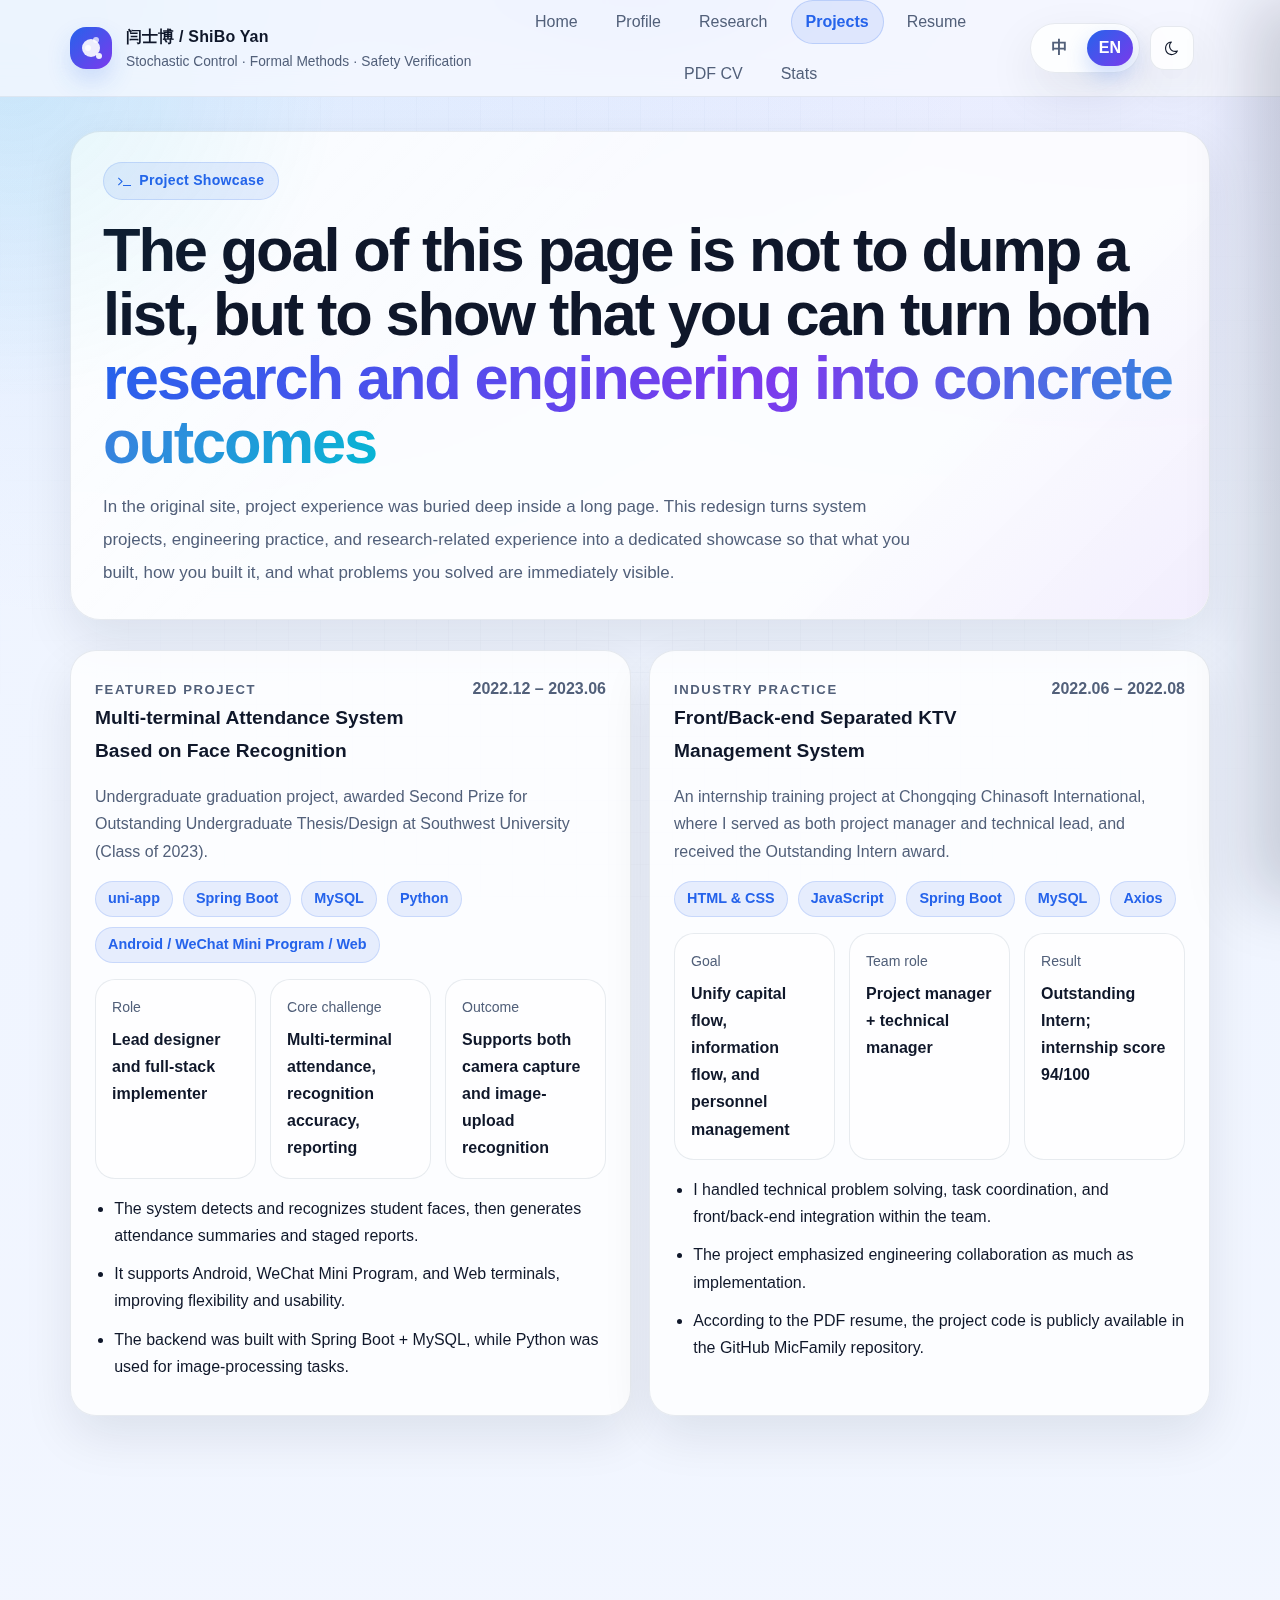
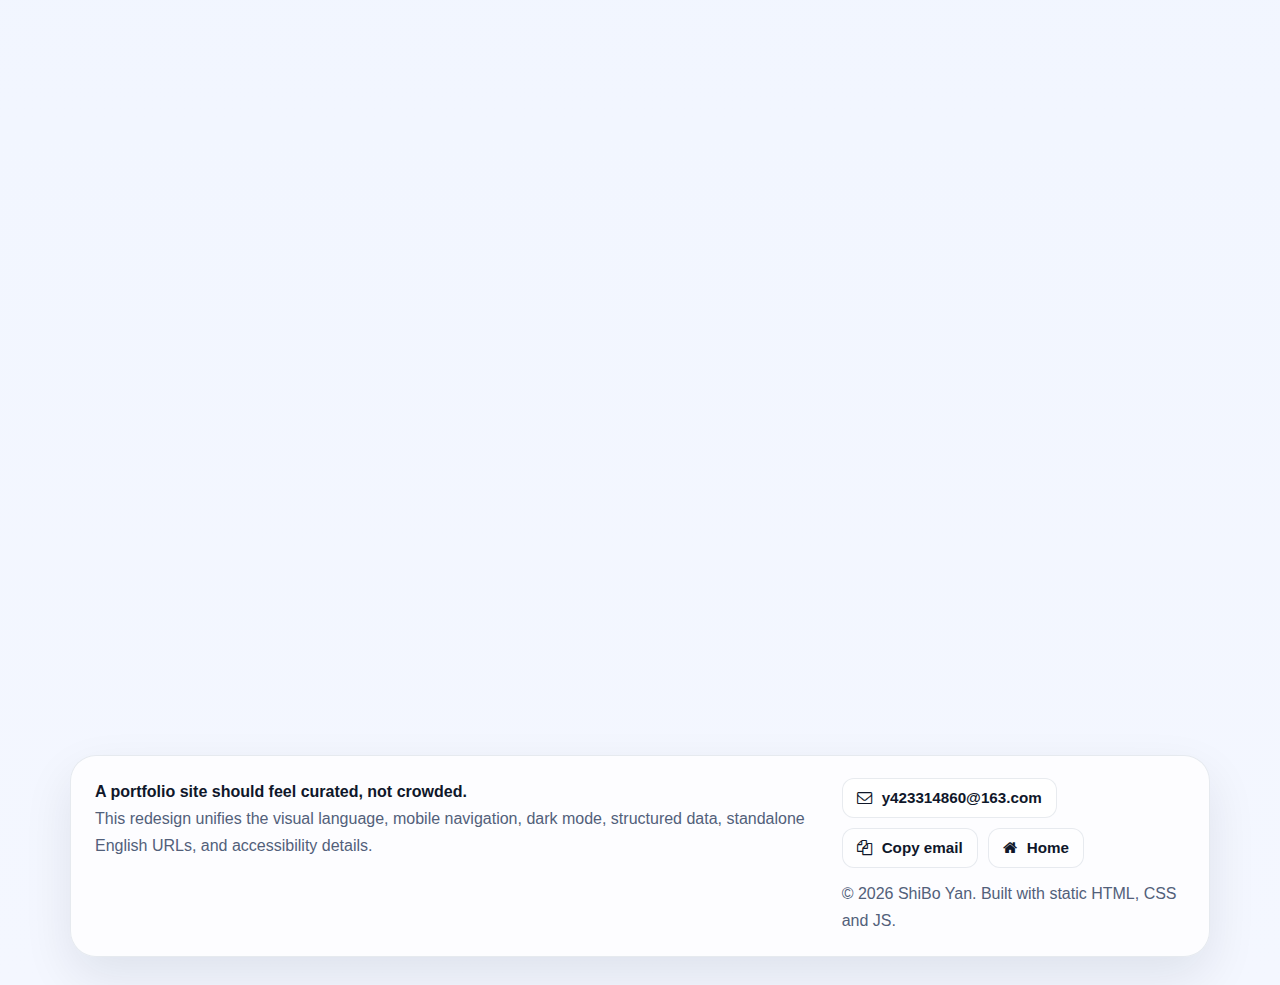
<file: en/projects.html>
<!DOCTYPE html>
<html lang="en">
<head>
  <meta charset="UTF-8">
  <meta name="viewport" content="width=device-width, initial-scale=1.0">
  <title>Projects · ShiBo Yan</title>
  <meta name="description" content="ShiBo Yan&#x27;s project showcase page featuring the multi-terminal face-recognition attendance system, a front/back-end separated KTV management system, and broader engineering practice.">
  <meta name="theme-color" content="#f4f7ff">
  <meta name="color-scheme" content="light dark">
  <link rel="icon" href="../Homepage_files/index.ico" type="image/x-icon">
  <link rel="manifest" href="../manifest.webmanifest">
  <link rel="canonical" href="https://yan-shibo.github.io/en/projects.html">
  <link rel="alternate" hreflang="zh-CN" href="https://yan-shibo.github.io/projects.html">
  <link rel="alternate" hreflang="en" href="https://yan-shibo.github.io/en/projects.html">
  <link rel="alternate" hreflang="x-default" href="https://yan-shibo.github.io/projects.html">
  <meta property="og:type" content="website">
  <meta property="og:title" content="Projects · ShiBo Yan">
  <meta property="og:description" content="ShiBo Yan&#x27;s project showcase page featuring the multi-terminal face-recognition attendance system, a front/back-end separated KTV management system, and broader engineering practice.">
  <meta property="og:url" content="https://yan-shibo.github.io/en/projects.html">
  <meta property="og:site_name" content="ShiBo Yan">
  <meta property="og:locale" content="en_US">
  
  <meta name="twitter:card" content="summary_large_image">
  <meta name="twitter:title" content="Projects · ShiBo Yan">
  <meta name="twitter:description" content="ShiBo Yan&#x27;s project showcase page featuring the multi-terminal face-recognition attendance system, a front/back-end separated KTV management system, and broader engineering practice.">
  
  <link rel="preconnect" href="https://busuanzi.icodeq.com">
  <link rel="preconnect" href="https://cdn.jsdelivr.net">
  <link href="../resource/font-awesome-4.7.0/css/font-awesome.min.css" rel="stylesheet">
  <link href="../resource/css/site.css" rel="stylesheet">
  
  <script defer src="../resource/js/site.js"></script>
</head>
<body>
<a class="skip-link" href="#main-content">Skip to content</a>


<header class="site-header">
  <div class="header-shell">
    <a class="brand" href="index.html">
      <span class="brand-mark" aria-hidden="true"></span>
      <span class="brand-text">
        <strong>闫士博 / ShiBo Yan</strong>
        <span>Stochastic Control · Formal Methods · Safety Verification</span>
      </span>
    </a>

    <nav class="site-nav" aria-label="Primary">
      <a class="nav-link" href="index.html">Home</a>
<a class="nav-link" href="introduction.html">Profile</a>
<a class="nav-link" href="research.html">Research</a>
<a class="nav-link" href="projects.html" aria-current="page">Projects</a>
<a class="nav-link" href="resume_online.html">Resume</a>
<a class="nav-link" href="resume.html">PDF CV</a>
<a class="nav-link" href="stats.html">Stats</a>
    </nav>

    <div class="header-actions">
      
    <div class="lang-switch" aria-label="Language switch">
      <a class="" href="../projects.html" lang="zh-CN">中</a>
      <a class="active" href="./projects.html" lang="en">EN</a>
    </div>
    
      <button class="icon-btn" type="button" data-theme-toggle data-label-dark="Dark" data-label-light="Light" aria-label="Toggle theme">
        <i class="fa fa-moon-o" aria-hidden="true"></i>
        <span class="visually-hidden theme-label">Dark</span>
      </button>
      <button class="icon-btn menu-toggle" type="button" data-menu-toggle aria-expanded="false" aria-controls="site-drawer" aria-label="Open navigation">
        <i class="fa fa-bars" aria-hidden="true"></i>
      </button>
    </div>
  </div>
</header>

<div class="drawer-backdrop" data-drawer-backdrop></div>
<aside class="drawer" id="site-drawer" data-drawer aria-hidden="true" aria-label="Menu">
  <div class="drawer-header">
    <div>
      <strong>Menu</strong>
      <div style="color:var(--muted);font-size:.92rem;">闫士博 / ShiBo Yan</div>
    </div>
    <button class="icon-btn" type="button" data-menu-close aria-label="Close">
      <i class="fa fa-times" aria-hidden="true"></i>
    </button>
  </div>
  <nav class="drawer-nav" aria-label="Mobile">
    <a href="index.html">Home<i class="fa fa-angle-right" aria-hidden="true"></i></a>
<a href="introduction.html">Profile<i class="fa fa-angle-right" aria-hidden="true"></i></a>
<a href="research.html">Research<i class="fa fa-angle-right" aria-hidden="true"></i></a>
<a href="projects.html" aria-current="page">Projects<i class="fa fa-angle-right" aria-hidden="true"></i></a>
<a href="resume_online.html">Resume<i class="fa fa-angle-right" aria-hidden="true"></i></a>
<a href="resume.html">PDF CV<i class="fa fa-angle-right" aria-hidden="true"></i></a>
<a href="stats.html">Stats<i class="fa fa-angle-right" aria-hidden="true"></i></a>
  </nav>
  <div class="drawer-group">
    
    <div class="lang-switch" aria-label="Language switch">
      <a class="" href="../projects.html" lang="zh-CN">中</a>
      <a class="active" href="./projects.html" lang="en">EN</a>
    </div>
    
  </div>
  <div class="drawer-group">
    <button class="button subtle" type="button" data-theme-toggle data-label-dark="Dark" data-label-light="Light">
      <i class="fa fa-adjust" aria-hidden="true"></i>
      <span class="theme-label">Dark</span>
    </button>
  </div>
</aside>

<main id="main-content" class="main-shell">
  <section class="surface page-hero" data-reveal>
    <div class="surface-inner">
      <span class="eyebrow"><i class="fa fa-terminal" aria-hidden="true"></i> Project Showcase</span>
      <h1>The goal of this page is not to dump a list, but to show that you can turn both <span class="gradient-text">research and engineering into concrete outcomes</span></h1>
      <p class="lead">
        In the original site, project experience was buried deep inside a long page. This redesign turns system projects, engineering practice, and research-related experience into a dedicated showcase so that what you built, how you built it, and what problems you solved are immediately visible.
      </p>
    </div>
  </section>

  <section class="section-block">
    <div class="grid-2">
      <article class="panel project-card" data-reveal>
        <div class="headline">
          <div>
            <span class="kicker">Featured Project</span>
            <h3>Multi-terminal Attendance System Based on Face Recognition</h3>
          </div>
          <span>2022.12 – 2023.06</span>
        </div>
        <p>Undergraduate graduation project, awarded Second Prize for Outstanding Undergraduate Thesis/Design at Southwest University (Class of 2023).</p>
        <div class="project-stack">
          <span>uni-app</span>
          <span>Spring Boot</span>
          <span>MySQL</span>
          <span>Python</span>
          <span>Android / WeChat Mini Program / Web</span>
        </div>
        <div class="kv-grid">
          <div class="kv-card">
            <div class="key">Role</div>
            <div class="value">Lead designer and full-stack implementer</div>
          </div>
          <div class="kv-card">
            <div class="key">Core challenge</div>
            <div class="value">Multi-terminal attendance, recognition accuracy, reporting</div>
          </div>
          <div class="kv-card">
            <div class="key">Outcome</div>
            <div class="value">Supports both camera capture and image-upload recognition</div>
          </div>
        </div>
        <ul class="note-list">
          <li>The system detects and recognizes student faces, then generates attendance summaries and staged reports.</li>
          <li>It supports Android, WeChat Mini Program, and Web terminals, improving flexibility and usability.</li>
          <li>The backend was built with Spring Boot + MySQL, while Python was used for image-processing tasks.</li>
        </ul>
      </article>

      <article class="panel project-card" data-reveal>
        <div class="headline">
          <div>
            <span class="kicker">Industry Practice</span>
            <h3>Front/Back-end Separated KTV Management System</h3>
          </div>
          <span>2022.06 – 2022.08</span>
        </div>
        <p>An internship training project at Chongqing Chinasoft International, where I served as both project manager and technical lead, and received the Outstanding Intern award.</p>
        <div class="project-stack">
          <span>HTML & CSS</span>
          <span>JavaScript</span>
          <span>Spring Boot</span>
          <span>MySQL</span>
          <span>Axios</span>
        </div>
        <div class="kv-grid">
          <div class="kv-card">
            <div class="key">Goal</div>
            <div class="value">Unify capital flow, information flow, and personnel management</div>
          </div>
          <div class="kv-card">
            <div class="key">Team role</div>
            <div class="value">Project manager + technical manager</div>
          </div>
          <div class="kv-card">
            <div class="key">Result</div>
            <div class="value">Outstanding Intern; internship score 94/100</div>
          </div>
        </div>
        <ul class="note-list">
          <li>I handled technical problem solving, task coordination, and front/back-end integration within the team.</li>
          <li>The project emphasized engineering collaboration as much as implementation.</li>
          <li>According to the PDF resume, the project code is publicly available in the GitHub MicFamily repository.</li>
        </ul>
      </article>
    </div>
  </section>

  <section class="section-block">
    <div class="section-header" data-reveal>
      <div class="section-title-wrap">
        <span class="kicker">Beyond Projects</span>
        <h2>What else supports your technical profile</h2>
      </div>
    </div>
    <div class="grid-3">
      <article class="panel" data-reveal>
        <span class="feature-icon"><i class="fa fa-university" aria-hidden="true"></i></span>
        <h3>Research assistant and lab work</h3>
        <p>I served as a research assistant at Southwest University and currently work on stochastic-system safety control in the Trusted Software Laboratory.</p>
      </article>
      <article class="panel" data-reveal>
        <span class="feature-icon"><i class="fa fa-lightbulb-o" aria-hidden="true"></i></span>
        <h3>Technical foundation</h3>
        <p>I am familiar with Java, Python, C, Spring Boot, MySQL, JavaScript, Vue, HTML, CSS, uni-app, and WeChat Mini Program development.</p>
      </article>
      <article class="panel" data-reveal>
        <span class="feature-icon"><i class="fa fa-users" aria-hidden="true"></i></span>
        <h3>Organization and collaboration</h3>
        <p>I have served in student organizations, publicity/planning leadership roles, and volunteer positions that strengthened coordination and execution skills.</p>
      </article>
    </div>
  </section>

  <section class="section-block">
    <div class="grid-2">
      <article class="panel" data-reveal>
        <span class="kicker">Competition-based learning</span>
        <h3>Competitions are not just awards</h3>
        <ul class="note-list">
          <li>Repeated participation in modeling, algorithm, Internet Plus, and campus competitions shows fast learning and short-cycle execution ability.</li>
          <li>The graduate mathematical modeling experience also connects naturally with your current research identity: modeling, approximation, and optimization thinking.</li>
        </ul>
      </article>
      <article class="panel" data-reveal>
        <span class="kicker">How this redesign helps</span>
        <h3>What this page adds to your image</h3>
        <ul class="note-list">
          <li>The original site read more like a long experience list; this version presents you as a research-oriented engineering candidate.</li>
          <li>Project names, stacks, roles, time spans, and highlights are card-based and easier to scan.</li>
          <li>It also leaves a clear place for future GitHub links, screenshots, and architecture diagrams.</li>
        </ul>
      </article>
    </div>
  </section>

  <section class="section-block" data-reveal>
    <div class="callout">
      <p><strong>The most valuable additions to make next:</strong> project screenshots, architecture diagrams, GitHub repository links, and preprint links. Once added, this page becomes much more persuasive.</p>
    </div>
  </section>
</main>

<footer class="footer-shell">
  <div class="footer-card">
    <div><strong>A portfolio site should feel curated, not crowded.</strong><p>This redesign unifies the visual language, mobile navigation, dark mode, structured data, standalone English URLs, and accessibility details.</p></div>
    <div>
      <div class="footer-actions"><a class="button small" href="mailto:y423314860@163.com"><i class="fa fa-envelope-o" aria-hidden="true"></i> y423314860@163.com</a><button class="button small subtle" type="button" data-copy="y423314860@163.com" data-copied-label="Copied"><i class="fa fa-copy" aria-hidden="true"></i> <span class="copy-label">Copy email</span></button><a class="button small subtle" href="index.html"><i class="fa fa-home" aria-hidden="true"></i> Home</a></div>
      <div style="margin-top:12px;"><p>© <span data-year></span> ShiBo Yan. Built with static HTML, CSS and JS.</p></div>
    </div>
  </div>
</footer>
<button class="icon-btn back-to-top" type="button" data-back-to-top aria-label="Back to top">
  <i class="fa fa-arrow-up" aria-hidden="true"></i>
</button>

</body>
</html>
</file>
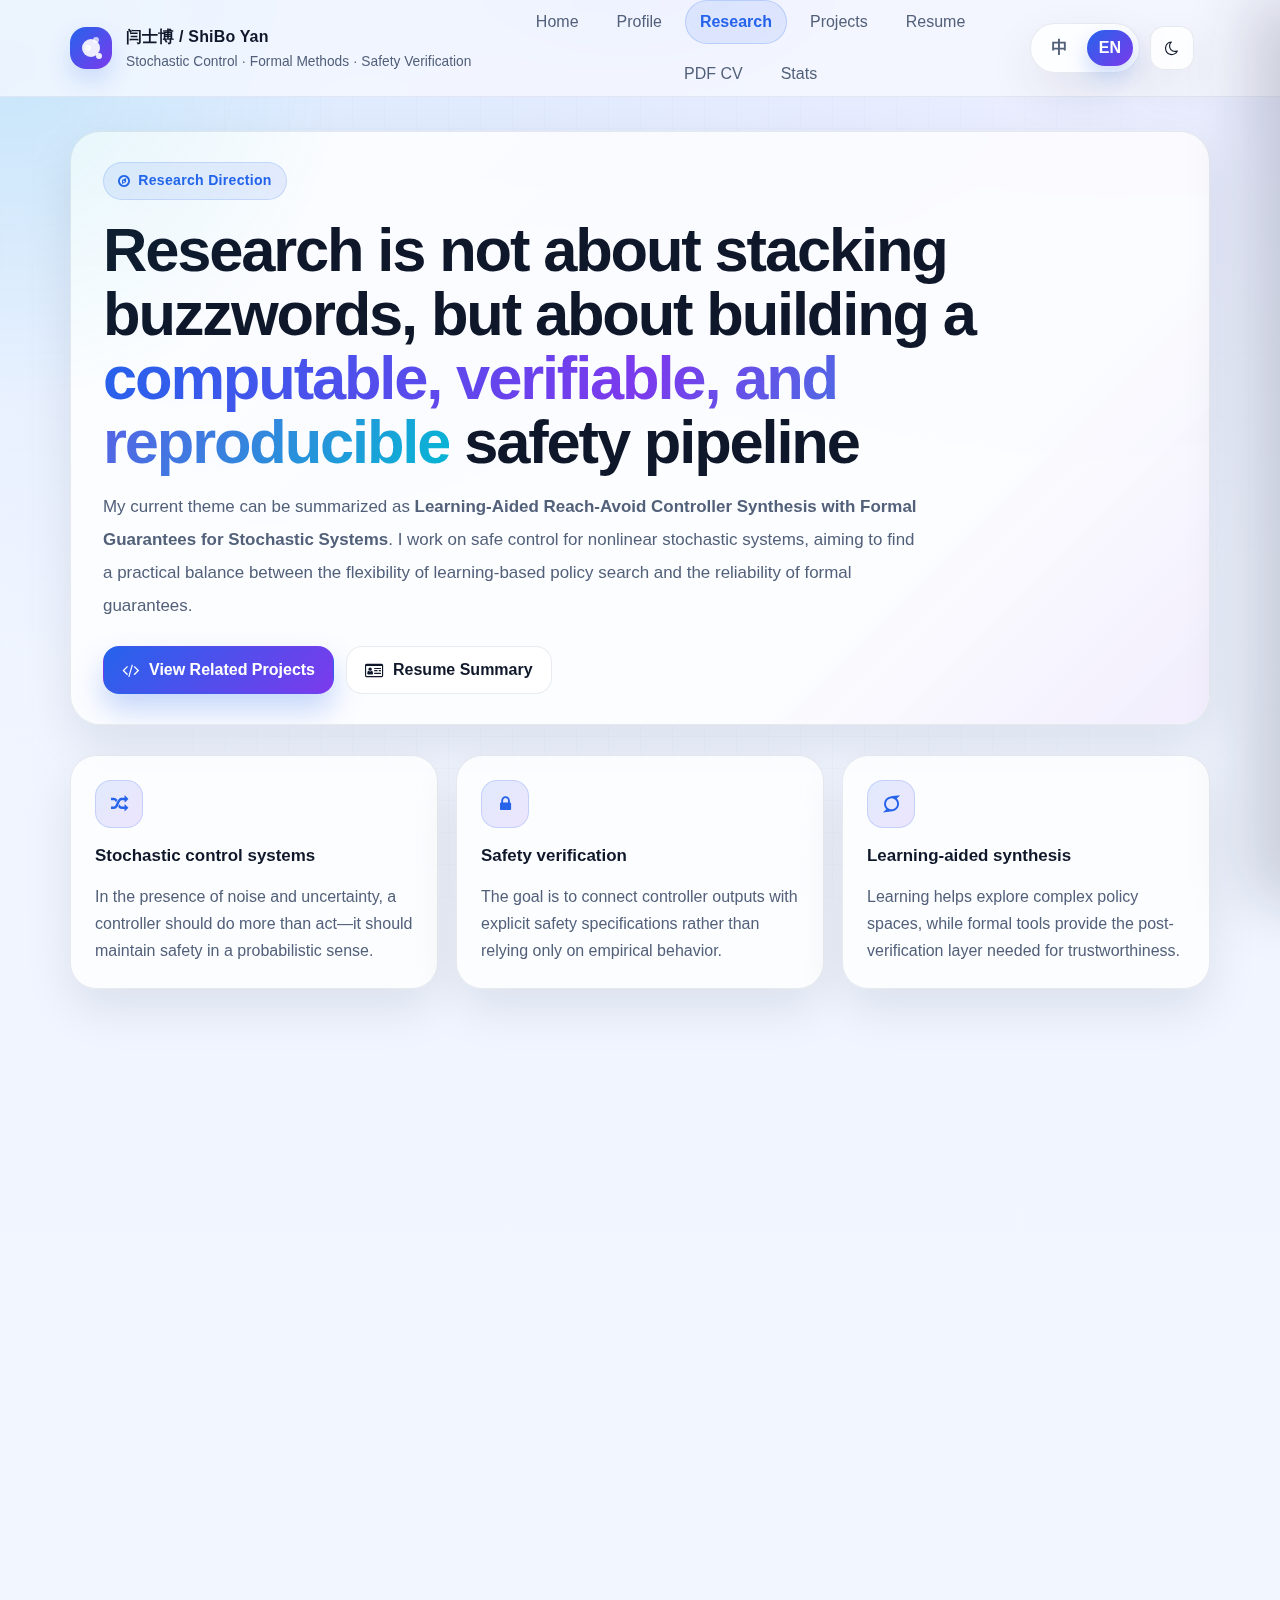
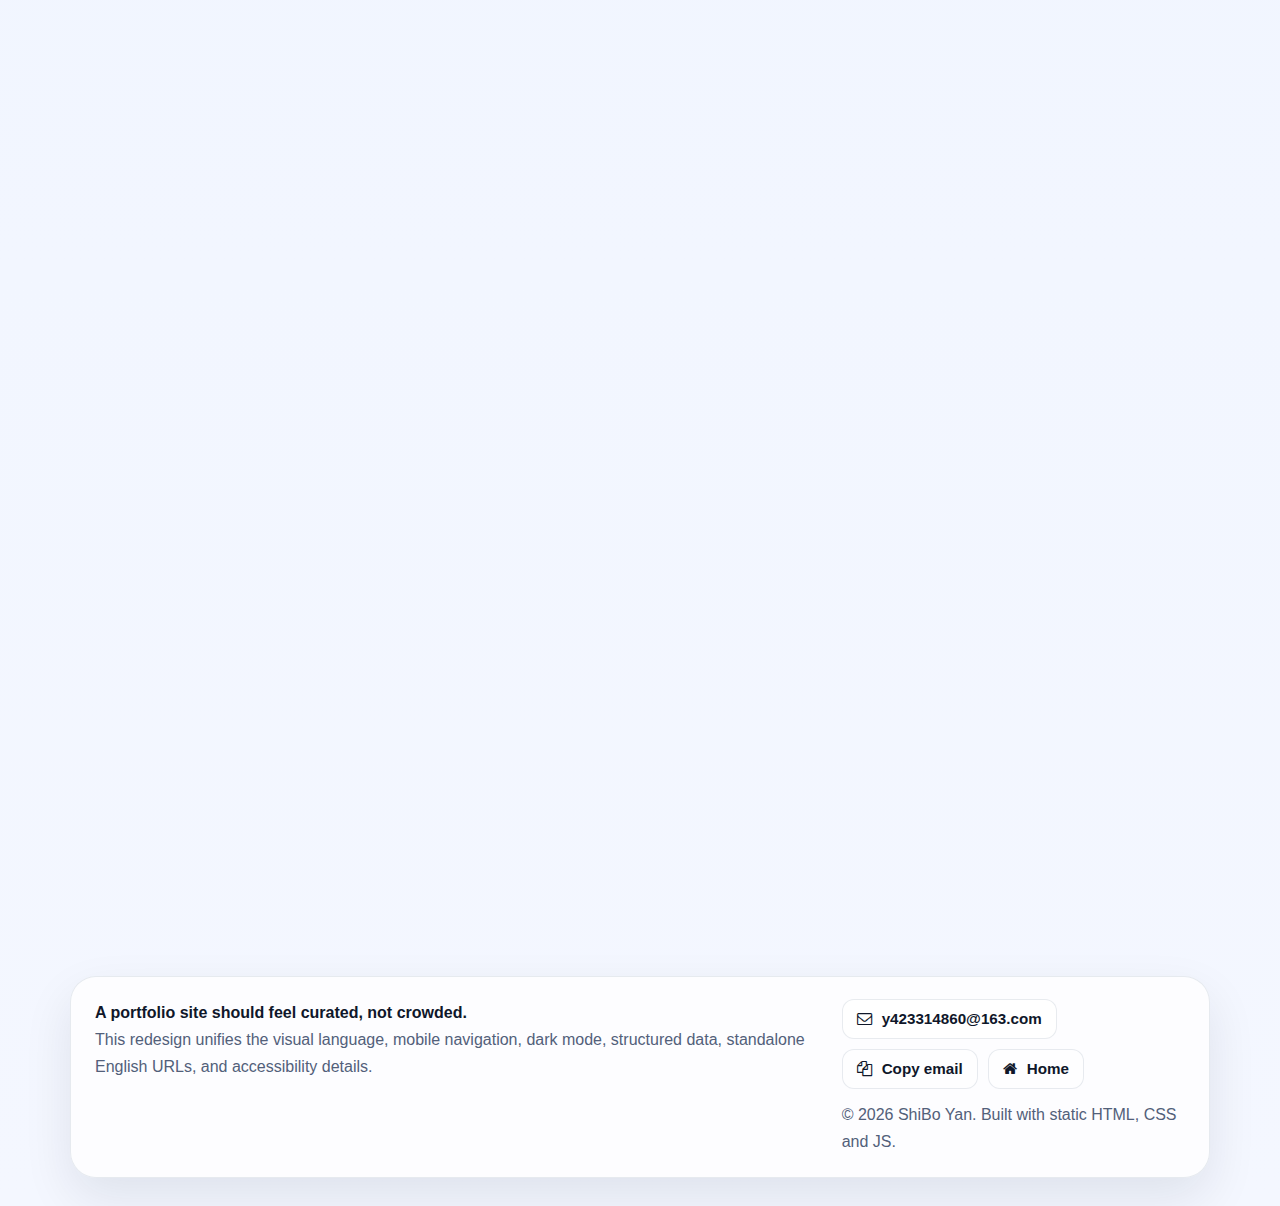
<file: en/research.html>
<!DOCTYPE html>
<html lang="en">
<head>
  <meta charset="UTF-8">
  <meta name="viewport" content="width=device-width, initial-scale=1.0">
  <title>Research · ShiBo Yan</title>
  <meta name="description" content="ShiBo Yan&#x27;s research page covering stochastic control systems, formal methods and safety verification, reach-avoid control, RL-aided controller synthesis, PAC approximation, and SOS optimization.">
  <meta name="theme-color" content="#f4f7ff">
  <meta name="color-scheme" content="light dark">
  <link rel="icon" href="../Homepage_files/index.ico" type="image/x-icon">
  <link rel="manifest" href="../manifest.webmanifest">
  <link rel="canonical" href="https://yan-shibo.github.io/en/research.html">
  <link rel="alternate" hreflang="zh-CN" href="https://yan-shibo.github.io/research.html">
  <link rel="alternate" hreflang="en" href="https://yan-shibo.github.io/en/research.html">
  <link rel="alternate" hreflang="x-default" href="https://yan-shibo.github.io/research.html">
  <meta property="og:type" content="website">
  <meta property="og:title" content="Research · ShiBo Yan">
  <meta property="og:description" content="ShiBo Yan&#x27;s research page covering stochastic control systems, formal methods and safety verification, reach-avoid control, RL-aided controller synthesis, PAC approximation, and SOS optimization.">
  <meta property="og:url" content="https://yan-shibo.github.io/en/research.html">
  <meta property="og:site_name" content="ShiBo Yan">
  <meta property="og:locale" content="en_US">
  
  <meta name="twitter:card" content="summary_large_image">
  <meta name="twitter:title" content="Research · ShiBo Yan">
  <meta name="twitter:description" content="ShiBo Yan&#x27;s research page covering stochastic control systems, formal methods and safety verification, reach-avoid control, RL-aided controller synthesis, PAC approximation, and SOS optimization.">
  
  <link rel="preconnect" href="https://busuanzi.icodeq.com">
  <link rel="preconnect" href="https://cdn.jsdelivr.net">
  <link href="../resource/font-awesome-4.7.0/css/font-awesome.min.css" rel="stylesheet">
  <link href="../resource/css/site.css" rel="stylesheet">
  
  <script defer src="../resource/js/site.js"></script>
</head>
<body>
<a class="skip-link" href="#main-content">Skip to content</a>


<header class="site-header">
  <div class="header-shell">
    <a class="brand" href="index.html">
      <span class="brand-mark" aria-hidden="true"></span>
      <span class="brand-text">
        <strong>闫士博 / ShiBo Yan</strong>
        <span>Stochastic Control · Formal Methods · Safety Verification</span>
      </span>
    </a>

    <nav class="site-nav" aria-label="Primary">
      <a class="nav-link" href="index.html">Home</a>
<a class="nav-link" href="introduction.html">Profile</a>
<a class="nav-link" href="research.html" aria-current="page">Research</a>
<a class="nav-link" href="projects.html">Projects</a>
<a class="nav-link" href="resume_online.html">Resume</a>
<a class="nav-link" href="resume.html">PDF CV</a>
<a class="nav-link" href="stats.html">Stats</a>
    </nav>

    <div class="header-actions">
      
    <div class="lang-switch" aria-label="Language switch">
      <a class="" href="../research.html" lang="zh-CN">中</a>
      <a class="active" href="./research.html" lang="en">EN</a>
    </div>
    
      <button class="icon-btn" type="button" data-theme-toggle data-label-dark="Dark" data-label-light="Light" aria-label="Toggle theme">
        <i class="fa fa-moon-o" aria-hidden="true"></i>
        <span class="visually-hidden theme-label">Dark</span>
      </button>
      <button class="icon-btn menu-toggle" type="button" data-menu-toggle aria-expanded="false" aria-controls="site-drawer" aria-label="Open navigation">
        <i class="fa fa-bars" aria-hidden="true"></i>
      </button>
    </div>
  </div>
</header>

<div class="drawer-backdrop" data-drawer-backdrop></div>
<aside class="drawer" id="site-drawer" data-drawer aria-hidden="true" aria-label="Menu">
  <div class="drawer-header">
    <div>
      <strong>Menu</strong>
      <div style="color:var(--muted);font-size:.92rem;">闫士博 / ShiBo Yan</div>
    </div>
    <button class="icon-btn" type="button" data-menu-close aria-label="Close">
      <i class="fa fa-times" aria-hidden="true"></i>
    </button>
  </div>
  <nav class="drawer-nav" aria-label="Mobile">
    <a href="index.html">Home<i class="fa fa-angle-right" aria-hidden="true"></i></a>
<a href="introduction.html">Profile<i class="fa fa-angle-right" aria-hidden="true"></i></a>
<a href="research.html" aria-current="page">Research<i class="fa fa-angle-right" aria-hidden="true"></i></a>
<a href="projects.html">Projects<i class="fa fa-angle-right" aria-hidden="true"></i></a>
<a href="resume_online.html">Resume<i class="fa fa-angle-right" aria-hidden="true"></i></a>
<a href="resume.html">PDF CV<i class="fa fa-angle-right" aria-hidden="true"></i></a>
<a href="stats.html">Stats<i class="fa fa-angle-right" aria-hidden="true"></i></a>
  </nav>
  <div class="drawer-group">
    
    <div class="lang-switch" aria-label="Language switch">
      <a class="" href="../research.html" lang="zh-CN">中</a>
      <a class="active" href="./research.html" lang="en">EN</a>
    </div>
    
  </div>
  <div class="drawer-group">
    <button class="button subtle" type="button" data-theme-toggle data-label-dark="Dark" data-label-light="Light">
      <i class="fa fa-adjust" aria-hidden="true"></i>
      <span class="theme-label">Dark</span>
    </button>
  </div>
</aside>

<main id="main-content" class="main-shell">
  <section class="surface page-hero" data-reveal>
    <div class="surface-inner">
      <span class="eyebrow"><i class="fa fa-compass" aria-hidden="true"></i> Research Direction</span>
      <h1>Research is not about stacking buzzwords, but about building a <span class="gradient-text">computable, verifiable, and reproducible</span> safety pipeline</h1>
      <p class="lead">
        My current theme can be summarized as <strong>Learning-Aided Reach-Avoid Controller Synthesis with Formal Guarantees for Stochastic Systems</strong>.
        I work on safe control for nonlinear stochastic systems, aiming to find a practical balance between the flexibility of learning-based policy search and the reliability of formal guarantees.
      </p>
      <div class="action-row">
        <a class="button primary" href="projects.html"><i class="fa fa-code" aria-hidden="true"></i> View Related Projects</a>
        <a class="button" href="resume_online.html"><i class="fa fa-id-card-o" aria-hidden="true"></i> Resume Summary</a>
      </div>
    </div>
  </section>

  <section class="section-block">
    <div class="grid-3">
      <article class="panel" data-reveal>
        <span class="feature-icon"><i class="fa fa-random" aria-hidden="true"></i></span>
        <h3>Stochastic control systems</h3>
        <p>In the presence of noise and uncertainty, a controller should do more than act—it should maintain safety in a probabilistic sense.</p>
      </article>
      <article class="panel" data-reveal>
        <span class="feature-icon"><i class="fa fa-lock" aria-hidden="true"></i></span>
        <h3>Safety verification</h3>
        <p>The goal is to connect controller outputs with explicit safety specifications rather than relying only on empirical behavior.</p>
      </article>
      <article class="panel" data-reveal>
        <span class="feature-icon"><i class="fa fa-superpowers" aria-hidden="true"></i></span>
        <h3>Learning-aided synthesis</h3>
        <p>Learning helps explore complex policy spaces, while formal tools provide the post-verification layer needed for trustworthiness.</p>
      </article>
    </div>
  </section>

  <section class="section-block">
    <div class="section-header" data-reveal>
      <div class="section-title-wrap">
        <span class="kicker">Method Map</span>
        <h2>Core methodological stack</h2>
        <p>This page is designed to express your real research identity, not just your topic label.</p>
      </div>
    </div>
    <div class="grid-2">
      <article class="panel" data-reveal>
        <h3>Reach-Avoid specifications</h3>
        <p>I study how systems can avoid unsafe sets while still reaching target sets or preserving acceptable behavior trajectories.</p>
      </article>
      <article class="panel" data-reveal>
        <h3>Stochastic barrier-like certificates</h3>
        <p>These certificates provide a verifiable mathematical vehicle for reasoning about safety probability bounds in stochastic systems.</p>
      </article>
      <article class="panel" data-reveal>
        <h3>PAC polynomial approximation</h3>
        <p>This helps bridge approximation quality and probabilistic guarantees, balancing tractability with theoretical reliability.</p>
      </article>
      <article class="panel" data-reveal>
        <h3>SOS optimization</h3>
        <p>Sum-of-squares optimization turns some nonlinear verification tasks into tractable semidefinite programming pipelines.</p>
      </article>
    </div>
  </section>

  <section class="section-block">
    <div class="section-header" data-reveal>
      <div class="section-title-wrap">
        <span class="kicker">Workflow</span>
        <h2>Current research workflow</h2>
      </div>
    </div>
    <div class="flow">
      <article class="flow-step" data-reveal>
        <h3>Specification</h3>
        <p>Define stochastic dynamics, safe sets, target sets, and the reach-avoid objective.</p>
      </article>
      <article class="flow-step" data-reveal>
        <h3>Policy Search</h3>
        <p>Use RL or approximation-driven methods to generate candidate controllers in complex state spaces.</p>
      </article>
      <article class="flow-step" data-reveal>
        <h3>Certificate Design</h3>
        <p>Construct barrier-like certificates that connect policy behavior to safety boundaries.</p>
      </article>
      <article class="flow-step" data-reveal>
        <h3>Optimization</h3>
        <p>Use PAC approximation and SOS tools for solving, tuning, and validating the verification problem.</p>
      </article>
      <article class="flow-step" data-reveal>
        <h3>Formal Guarantee</h3>
        <p>Produce conclusions that are interpretable and reviewable instead of relying only on experimental screenshots.</p>
      </article>
    </div>
  </section>

  <section class="section-block">
    <div class="grid-2">
      <article class="panel" data-reveal>
        <span class="kicker">Current status</span>
        <h3>Papers and current stage</h3>
        <ul class="note-list">
          <li>Current paper status: <strong>under review</strong>.</li>
          <li>The research narrative is now expressed as a “problem → method → guarantee” chain, which is easier for peers and advisors to understand.</li>
          <li>Useful future links to add: Google Scholar, GitHub, ORCID, and arXiv once papers become public.</li>
        </ul>
      </article>
      <article class="panel" data-reveal>
        <span class="kicker">What this page fixes</span>
        <h3>Why a dedicated research page matters</h3>
        <ul class="note-list">
          <li>The original homepage compressed all academic content into one dense paragraph, which reduced structural clarity.</li>
          <li>With a dedicated research page, the homepage attracts attention while this page supports professional judgment.</li>
          <li>This page is more suitable for sharing with advisors, collaborators, lab members, and academic contacts.</li>
        </ul>
      </article>
    </div>
  </section>

  <section class="section-block" data-reveal>
    <div class="code-surface">
<pre>Research Keywords
────────────────────────────────────────────
Stochastic Control Systems
Formal Methods and Safety Verification
Reach-Avoid Control
RL-Aided Controller Synthesis
Stochastic Barrier-like Certificates
PAC Approximation
Sum-of-Squares Optimization</pre>
    </div>
  </section>
</main>

<footer class="footer-shell">
  <div class="footer-card">
    <div><strong>A portfolio site should feel curated, not crowded.</strong><p>This redesign unifies the visual language, mobile navigation, dark mode, structured data, standalone English URLs, and accessibility details.</p></div>
    <div>
      <div class="footer-actions"><a class="button small" href="mailto:y423314860@163.com"><i class="fa fa-envelope-o" aria-hidden="true"></i> y423314860@163.com</a><button class="button small subtle" type="button" data-copy="y423314860@163.com" data-copied-label="Copied"><i class="fa fa-copy" aria-hidden="true"></i> <span class="copy-label">Copy email</span></button><a class="button small subtle" href="index.html"><i class="fa fa-home" aria-hidden="true"></i> Home</a></div>
      <div style="margin-top:12px;"><p>© <span data-year></span> ShiBo Yan. Built with static HTML, CSS and JS.</p></div>
    </div>
  </div>
</footer>
<button class="icon-btn back-to-top" type="button" data-back-to-top aria-label="Back to top">
  <i class="fa fa-arrow-up" aria-hidden="true"></i>
</button>

</body>
</html>
</file>
<file: resource/css/site.css>
:root{
  --bg: #f4f7ff;
  --bg-soft: #eef4ff;
  --surface: rgba(255,255,255,.78);
  --surface-strong: rgba(255,255,255,.96);
  --surface-soft: rgba(255,255,255,.56);
  --text: #0f172a;
  --muted: #52607a;
  --border: rgba(148,163,184,.22);
  --border-strong: rgba(37,99,235,.2);
  --primary: #2563eb;
  --secondary: #7c3aed;
  --accent: #06b6d4;
  --success: #059669;
  --danger: #e11d48;
  --warning: #f59e0b;
  --shadow: 0 20px 50px rgba(15,23,42,.09);
  --radius-xl: 30px;
  --radius-lg: 24px;
  --radius-md: 18px;
  --radius-sm: 14px;
  --max-width: 1180px;
  --header-h: 72px;
  --grid: rgba(148,163,184,.13);
  --code-bg: rgba(15,23,42,.85);
  --theme-color: #f4f7ff;
}

:root[data-theme="dark"]{
  --bg: #07111f;
  --bg-soft: #0d1830;
  --surface: rgba(10,18,35,.76);
  --surface-strong: rgba(10,18,35,.94);
  --surface-soft: rgba(18,29,53,.72);
  --text: #edf3ff;
  --muted: #9fb1cc;
  --border: rgba(148,163,184,.18);
  --border-strong: rgba(59,130,246,.34);
  --primary: #60a5fa;
  --secondary: #a78bfa;
  --accent: #22d3ee;
  --success: #34d399;
  --danger: #fb7185;
  --warning: #fbbf24;
  --shadow: 0 24px 54px rgba(2,6,23,.42);
  --grid: rgba(148,163,184,.09);
  --code-bg: rgba(2,6,23,.86);
  --theme-color: #07111f;
}

*{box-sizing:border-box}

html{
  scroll-behavior:smooth;
}

body{
  margin:0;
  color:var(--text);
  background:
    radial-gradient(circle at 10% -12%, rgba(96,165,250,.18), transparent 30%),
    radial-gradient(circle at 88% -20%, rgba(167,139,250,.16), transparent 32%),
    linear-gradient(180deg, var(--bg-soft), var(--bg));
  font-family:"Inter","Segoe UI","PingFang SC","Microsoft YaHei","Helvetica Neue",Arial,sans-serif;
  line-height:1.7;
  min-height:100vh;
  position:relative;
}

body::before{
  content:"";
  position:fixed;
  inset:0;
  pointer-events:none;
  background-image:
    linear-gradient(var(--grid) 1px, transparent 1px),
    linear-gradient(90deg, var(--grid) 1px, transparent 1px);
  background-size:32px 32px;
  opacity:.55;
  mask-image:radial-gradient(circle at center, rgba(0,0,0,.92), transparent 92%);
}

body::after{
  content:"";
  position:fixed;
  inset:-20%;
  pointer-events:none;
  background:
    radial-gradient(circle at var(--pointer-x, 50%) var(--pointer-y, 0%), rgba(37,99,235,.16), transparent 17%),
    radial-gradient(circle at 15% 20%, rgba(6,182,212,.10), transparent 18%);
  transition:background .18s linear;
}

img,
svg,
iframe,
video{
  max-width:100%;
  height:auto;
}

a{
  color:inherit;
}

button,
input,
select,
textarea{
  font:inherit;
}

:focus-visible{
  outline:3px solid rgba(37,99,235,.28);
  outline-offset:3px;
}

.skip-link{
  position:absolute;
  left:-999px;
  top:0;
  z-index:999;
  padding:12px 16px;
  border-radius:12px;
  background:var(--surface-strong);
  color:var(--text);
  border:1px solid var(--border);
  box-shadow:var(--shadow);
}

.skip-link:focus{
  left:16px;
  top:16px;
}

.site-header{
  position:sticky;
  top:0;
  z-index:120;
  backdrop-filter:blur(16px);
  background:rgba(248,250,255,.72);
  border-bottom:1px solid rgba(148,163,184,.18);
}

:root[data-theme="dark"] .site-header{
  background:rgba(7,17,31,.78);
}

.header-shell{
  max-width:var(--max-width);
  margin:0 auto;
  min-height:var(--header-h);
  padding:0 20px;
  display:grid;
  grid-template-columns:auto 1fr auto auto;
  gap:16px;
  align-items:center;
}

.brand{
  display:flex;
  align-items:center;
  gap:14px;
  text-decoration:none;
  color:var(--text);
  min-width:0;
}

.brand-mark{
  width:42px;
  height:42px;
  border-radius:16px;
  background:
    linear-gradient(135deg, rgba(37,99,235,.18), rgba(124,58,237,.18)),
    linear-gradient(135deg, var(--primary), var(--secondary));
  box-shadow:0 12px 24px rgba(37,99,235,.18);
  position:relative;
  overflow:hidden;
  flex-shrink:0;
}

.brand-mark::before,
.brand-mark::after{
  content:"";
  position:absolute;
  border-radius:999px;
  background:#fff;
  opacity:.9;
}

.brand-mark::before{
  width:18px;
  height:18px;
  top:12px;
  left:12px;
}

.brand-mark::after{
  width:6px;
  height:6px;
  right:10px;
  bottom:10px;
  box-shadow:
    -11px -8px 0 0 rgba(255,255,255,.9),
    -3px -16px 0 0 rgba(255,255,255,.78);
}

.brand-text{
  min-width:0;
}

.brand-text strong{
  display:block;
  font-size:1rem;
  letter-spacing:.01em;
  white-space:nowrap;
  overflow:hidden;
  text-overflow:ellipsis;
}

.brand-text span{
  display:block;
  color:var(--muted);
  font-size:.86rem;
  white-space:nowrap;
  overflow:hidden;
  text-overflow:ellipsis;
}

.site-nav{
  display:flex;
  flex-wrap:wrap;
  justify-content:center;
  gap:8px;
}

.nav-link{
  min-height:44px;
  display:inline-flex;
  align-items:center;
  justify-content:center;
  padding:0 14px;
  border-radius:999px;
  text-decoration:none;
  color:var(--muted);
  border:1px solid transparent;
  transition:transform .18s ease, background .18s ease, border-color .18s ease, color .18s ease;
}

.nav-link:hover{
  color:var(--text);
  background:var(--surface-soft);
  border-color:var(--border);
  transform:translateY(-1px);
}

.nav-link[aria-current="page"]{
  color:var(--primary);
  background:rgba(37,99,235,.10);
  border-color:var(--border-strong);
  font-weight:700;
}

.header-actions{
  display:flex;
  align-items:center;
  gap:10px;
}

.lang-switch{
  display:flex;
  align-items:center;
  gap:6px;
  padding:6px;
  border:1px solid var(--border);
  border-radius:999px;
  background:var(--surface);
  box-shadow:var(--shadow);
}

.lang-switch a{
  min-width:44px;
  min-height:36px;
  display:inline-flex;
  align-items:center;
  justify-content:center;
  border-radius:999px;
  text-decoration:none;
  color:var(--muted);
  font-weight:700;
  padding:0 12px;
}

.lang-switch a.active{
  color:#fff;
  background:linear-gradient(135deg, var(--primary), var(--secondary));
  box-shadow:0 10px 22px rgba(37,99,235,.24);
}

.icon-btn{
  width:44px;
  height:44px;
  border-radius:14px;
  border:1px solid var(--border);
  background:var(--surface);
  color:var(--text);
  display:inline-flex;
  align-items:center;
  justify-content:center;
  cursor:pointer;
  box-shadow:var(--shadow);
  transition:transform .18s ease, border-color .18s ease, background .18s ease;
}

.icon-btn:hover{
  transform:translateY(-1px);
  border-color:var(--border-strong);
}

.menu-toggle{
  display:none;
}

.drawer-backdrop{
  position:fixed;
  inset:0;
  background:rgba(2,6,23,.46);
  opacity:0;
  pointer-events:none;
  transition:opacity .22s ease;
  z-index:125;
}

.drawer{
  position:fixed;
  top:0;
  right:0;
  bottom:0;
  width:min(92vw, 380px);
  transform:translateX(100%);
  transition:transform .28s ease;
  background:var(--surface-strong);
  border-left:1px solid var(--border);
  box-shadow:-30px 0 60px rgba(15,23,42,.18);
  z-index:130;
  padding:22px;
  display:flex;
  flex-direction:column;
  gap:18px;
  overflow:auto;
}

body.menu-open{
  overflow:hidden;
}

body.menu-open .drawer{
  transform:none;
}

body.menu-open .drawer-backdrop{
  opacity:1;
  pointer-events:auto;
}

.drawer-header{
  display:flex;
  align-items:center;
  justify-content:space-between;
  gap:12px;
}

.drawer-nav{
  display:grid;
  gap:10px;
}

.drawer-nav a{
  min-height:50px;
  display:flex;
  align-items:center;
  justify-content:space-between;
  text-decoration:none;
  padding:0 16px;
  border-radius:18px;
  border:1px solid var(--border);
  background:var(--surface);
}

.drawer-nav a[aria-current="page"]{
  border-color:var(--border-strong);
  color:var(--primary);
  font-weight:700;
}

.drawer-group{
  padding-top:4px;
  border-top:1px solid var(--border);
}

.main-shell{
  max-width:var(--max-width);
  margin:0 auto;
  padding:34px 20px 84px;
}

.surface{
  position:relative;
  overflow:hidden;
  background:var(--surface);
  border:1px solid var(--border);
  border-radius:var(--radius-xl);
  box-shadow:var(--shadow);
  backdrop-filter:blur(16px);
}

.surface::before{
  content:"";
  position:absolute;
  inset:0;
  pointer-events:none;
  border-radius:inherit;
  background:
    linear-gradient(135deg, rgba(255,255,255,.32), transparent 38%, transparent 72%, rgba(124,58,237,.08));
}

.surface-inner{
  position:relative;
  z-index:1;
}

.hero{
  display:grid;
  grid-template-columns:1.12fr .88fr;
  gap:24px;
  align-items:stretch;
}

.hero-copy{
  padding:34px;
}

.eyebrow{
  display:inline-flex;
  align-items:center;
  gap:8px;
  min-height:38px;
  padding:0 14px;
  border-radius:999px;
  background:rgba(37,99,235,.10);
  border:1px solid rgba(37,99,235,.16);
  color:var(--primary);
  font-weight:800;
  letter-spacing:.02em;
  font-size:.88rem;
}

.hero h1,
.page-hero h1{
  font-size:clamp(2.2rem, 4.8vw, 4.3rem);
  line-height:1.04;
  letter-spacing:-.035em;
  margin:18px 0 16px;
}

.gradient-text{
  background:linear-gradient(120deg, var(--primary), var(--secondary), var(--accent));
  -webkit-background-clip:text;
  background-clip:text;
  color:transparent;
}

.lead{
  margin:0;
  color:var(--muted);
  font-size:1.06rem;
  line-height:1.95;
}

.action-row{
  display:flex;
  flex-wrap:wrap;
  gap:12px;
  margin-top:24px;
}

.button{
  min-height:48px;
  display:inline-flex;
  align-items:center;
  justify-content:center;
  gap:10px;
  padding:0 18px;
  border-radius:16px;
  text-decoration:none;
  font-weight:800;
  border:1px solid var(--border);
  background:var(--surface-strong);
  color:var(--text);
  transition:transform .18s ease, box-shadow .18s ease, border-color .18s ease, background .18s ease;
  cursor:pointer;
}

.button:hover{
  transform:translateY(-1px);
  box-shadow:0 16px 30px rgba(15,23,42,.12);
}

.button.primary{
  color:#fff;
  border-color:transparent;
  background:linear-gradient(135deg, var(--primary), var(--secondary));
  box-shadow:0 16px 30px rgba(37,99,235,.25);
}

.button.ghost{
  background:transparent;
}

.button.subtle{
  background:var(--surface-soft);
}

.button.small{
  min-height:40px;
  padding:0 14px;
  border-radius:12px;
  font-size:.95rem;
}

.quick-stats{
  margin-top:26px;
  display:grid;
  grid-template-columns:repeat(3, minmax(0, 1fr));
  gap:14px;
}

.metric{
  padding:18px;
  border-radius:22px;
  border:1px solid var(--border);
  background:var(--surface-soft);
}

.metric strong{
  display:block;
  font-size:1.65rem;
  line-height:1.1;
  margin-bottom:8px;
}

.metric span{
  display:block;
  color:var(--muted);
  font-size:.94rem;
}

.hero-side{
  padding:28px;
  display:flex;
  flex-direction:column;
  gap:18px;
}

.profile-card{
  display:grid;
  grid-template-columns:auto 1fr;
  gap:16px;
  align-items:center;
  padding:18px;
  border-radius:24px;
  border:1px solid var(--border);
  background:var(--surface-soft);
}

.avatar{
  width:112px;
  aspect-ratio:3 / 4;
  border-radius:20px;
  overflow:hidden;
  border:1px solid var(--border);
  background:linear-gradient(135deg, rgba(37,99,235,.14), rgba(124,58,237,.14));
  flex-shrink:0;
}

.avatar img{
  width:100%;
  height:100%;
  object-fit:cover;
  display:block;
}

.profile-body h2{
  margin:0 0 6px;
  font-size:1.4rem;
}

.profile-body p{
  margin:0;
  color:var(--muted);
}

.inline-list,
.chip-list{
  display:flex;
  flex-wrap:wrap;
  gap:10px;
}

.inline-list{
  margin-top:14px;
}

.tag,
.stat-pill,
.anchor-chip{
  min-height:40px;
  display:inline-flex;
  align-items:center;
  gap:8px;
  padding:0 14px;
  border-radius:999px;
  border:1px solid var(--border);
  background:var(--surface-soft);
  color:var(--text);
  font-size:.92rem;
  text-decoration:none;
}

.stat-pill strong{
  color:var(--primary);
}

.meta-card{
  padding:18px;
  border-radius:22px;
  border:1px solid var(--border);
  background:linear-gradient(180deg, rgba(255,255,255,.20), transparent);
}

.meta-card h3{
  margin:0 0 12px;
  font-size:1rem;
}

.meta-list{
  margin:0;
  padding:0;
  list-style:none;
  display:grid;
  gap:10px;
}

.meta-list li{
  display:flex;
  gap:10px;
  align-items:flex-start;
  color:var(--muted);
}

.meta-list li strong{
  min-width:84px;
  color:var(--text);
}

.link-row{
  display:flex;
  flex-wrap:wrap;
  gap:10px;
  margin-top:14px;
}

.link-inline{
  color:var(--primary);
  text-decoration:none;
  word-break:break-word;
}

.link-inline:hover{
  text-decoration:underline;
}

.tech-visual{
  position:relative;
  min-height:336px;
  border-radius:26px;
  border:1px solid var(--border);
  overflow:hidden;
  background:
    radial-gradient(circle at 50% 50%, rgba(37,99,235,.10), transparent 32%),
    linear-gradient(180deg, rgba(255,255,255,.08), rgba(255,255,255,0));
}

.tech-visual .ring{
  position:absolute;
  border-radius:50%;
  border:1px dashed rgba(37,99,235,.24);
}

.tech-visual .ring.r1{
  inset:44px;
}

.tech-visual .ring.r2{
  inset:82px;
}

.tech-visual .ring.r3{
  inset:122px;
}

.core-node{
  position:absolute;
  inset:50%;
  width:164px;
  height:164px;
  margin:-82px 0 0 -82px;
  display:flex;
  align-items:center;
  justify-content:center;
  text-align:center;
  border-radius:50%;
  background:linear-gradient(135deg, rgba(37,99,235,.16), rgba(124,58,237,.16));
  border:1px solid rgba(37,99,235,.24);
  box-shadow:0 24px 40px rgba(37,99,235,.18);
  font-weight:800;
  padding:24px;
}

.visual-node{
  position:absolute;
  min-width:122px;
  min-height:46px;
  display:flex;
  align-items:center;
  justify-content:center;
  padding:10px 16px;
  border-radius:999px;
  border:1px solid var(--border);
  background:var(--surface);
  box-shadow:var(--shadow);
  font-weight:700;
  animation:float 7s ease-in-out infinite;
}

.visual-node:nth-child(5){ animation-delay:-1s; }
.visual-node:nth-child(6){ animation-delay:-2s; }
.visual-node:nth-child(7){ animation-delay:-3s; }
.visual-node:nth-child(8){ animation-delay:-4s; }
.visual-node:nth-child(9){ animation-delay:-5s; }
.visual-node:nth-child(10){ animation-delay:-2.5s; }

.visual-node.n1{ top:20px; left:50%; transform:translateX(-50%); }
.visual-node.n2{ top:82px; right:28px; }
.visual-node.n3{ bottom:80px; right:38px; }
.visual-node.n4{ bottom:18px; left:50%; transform:translateX(-50%); }
.visual-node.n5{ bottom:78px; left:28px; }
.visual-node.n6{ top:86px; left:28px; }

.section-block{
  margin-top:30px;
}

.section-header{
  display:flex;
  align-items:flex-end;
  justify-content:space-between;
  gap:20px;
  margin-bottom:18px;
}

.section-title-wrap h2{
  margin:8px 0 0;
  font-size:clamp(1.55rem, 2.9vw, 2.35rem);
  line-height:1.15;
}

.section-title-wrap p,
.section-side-note{
  margin:10px 0 0;
  color:var(--muted);
  max-width:760px;
}

.kicker{
  display:inline-block;
  color:var(--primary);
  letter-spacing:.12em;
  font-size:.82rem;
  font-weight:800;
  text-transform:uppercase;
}

.grid-2,
.grid-3,
.grid-4{
  display:grid;
  gap:18px;
}

.grid-2{
  grid-template-columns:repeat(2, minmax(0, 1fr));
}

.grid-3{
  grid-template-columns:repeat(3, minmax(0, 1fr));
}

.grid-4{
  grid-template-columns:repeat(4, minmax(0, 1fr));
}

.panel{
  position:relative;
  overflow:hidden;
  padding:24px;
  border-radius:26px;
  border:1px solid var(--border);
  background:var(--surface);
  box-shadow:var(--shadow);
}

.panel h3{
  margin:0 0 12px;
  font-size:1.06rem;
}

.panel p{
  margin:0;
  color:var(--muted);
}

.panel ul{
  margin:0;
  padding-left:1.2rem;
}

.panel li{
  margin:0 0 .7rem;
}

.card-link{
  display:block;
  text-decoration:none;
  color:inherit;
  transition:transform .18s ease, box-shadow .18s ease;
}

.card-link:hover{
  transform:translateY(-3px);
}

.feature-icon{
  width:48px;
  height:48px;
  border-radius:16px;
  display:inline-flex;
  align-items:center;
  justify-content:center;
  font-size:1.08rem;
  margin-bottom:14px;
  background:linear-gradient(135deg, rgba(37,99,235,.12), rgba(124,58,237,.12));
  color:var(--primary);
  border:1px solid rgba(37,99,235,.18);
}

.flow{
  display:grid;
  grid-template-columns:repeat(5, minmax(0, 1fr));
  gap:14px;
}

.flow-step{
  position:relative;
  padding:20px;
  border-radius:22px;
  border:1px solid var(--border);
  background:var(--surface);
  box-shadow:var(--shadow);
}

.flow-step::after{
  content:"→";
  position:absolute;
  right:-11px;
  top:50%;
  transform:translateY(-50%);
  color:var(--muted);
  font-weight:800;
}

.flow-step:last-child::after{
  display:none;
}

.flow-step h3{
  margin:0 0 10px;
  font-size:1rem;
}

.flow-step p{
  margin:0;
  color:var(--muted);
  font-size:.95rem;
}

.code-surface{
  background:var(--code-bg);
  color:#e2e8f0;
  border-radius:24px;
  border:1px solid rgba(96,165,250,.18);
  padding:24px;
  box-shadow:var(--shadow);
  overflow:auto;
}

.code-surface pre{
  margin:0;
  white-space:pre-wrap;
  font-family:"JetBrains Mono","SFMono-Regular","Consolas","Liberation Mono",monospace;
  font-size:.95rem;
  line-height:1.8;
}

.page-hero{
  padding:30px 32px;
  margin-bottom:22px;
}

.page-hero .lead{
  max-width:820px;
}

.anchor-bar{
  position:sticky;
  top:88px;
  z-index:60;
  margin-bottom:18px;
  padding:10px;
  border-radius:999px;
  border:1px solid var(--border);
  background:var(--surface);
  box-shadow:var(--shadow);
  overflow:auto hidden;
}

.anchor-scroll{
  display:flex;
  gap:10px;
  min-width:max-content;
}

.anchor-chip{
  white-space:nowrap;
}

.anchor-chip:hover{
  border-color:var(--border-strong);
  color:var(--primary);
}

.timeline-stage{
  position:relative;
  padding-left:30px;
  margin-top:24px;
}

.timeline-stage::before{
  content:"";
  position:absolute;
  left:9px;
  top:0;
  bottom:-24px;
  width:2px;
  background:linear-gradient(180deg, rgba(37,99,235,.38), rgba(124,58,237,.18));
}

.timeline-stage::after{
  content:"";
  position:absolute;
  left:1px;
  top:12px;
  width:18px;
  height:18px;
  border-radius:50%;
  background:linear-gradient(135deg, var(--primary), var(--secondary));
  box-shadow:0 0 0 5px rgba(37,99,235,.10);
}

.timeline-stage:last-child::before{
  bottom:40px;
}

.stage-card{
  padding:26px;
  border-radius:28px;
  border:1px solid var(--border);
  background:var(--surface);
  box-shadow:var(--shadow);
}

.stage-head{
  display:flex;
  align-items:flex-start;
  justify-content:space-between;
  gap:18px;
  margin-bottom:16px;
}

.stage-head h2{
  margin:8px 0 0;
  font-size:1.72rem;
}

.stage-meta{
  text-align:right;
  color:var(--muted);
  font-weight:700;
  min-width:140px;
}

.summary-row{
  display:flex;
  flex-wrap:wrap;
  gap:10px;
  margin-top:12px;
}

.info-grid{
  display:grid;
  grid-template-columns:repeat(2, minmax(0, 1fr));
  gap:16px;
}

.info-card{
  padding:20px;
  border-radius:22px;
  border:1px solid var(--border);
  background:var(--surface-soft);
}

.info-card h3{
  margin:0 0 12px;
  font-size:1rem;
}

.info-card ul{
  margin:0;
  padding-left:1.2rem;
}

.story-box{
  margin-top:16px;
  padding:22px;
  border-radius:24px;
  border:1px solid rgba(225,29,72,.16);
  background:linear-gradient(135deg, rgba(225,29,72,.08), rgba(124,58,237,.08));
}

.story-box h3{
  margin:0 0 10px;
  color:var(--danger);
}

.story-box p{
  margin:0 0 12px;
  color:var(--text);
}

.story-box p:last-child{
  margin-bottom:0;
}

.resume-layout{
  display:grid;
  grid-template-columns:320px 1fr;
  gap:18px;
}

.resume-sidebar{
  padding:24px;
}

.resume-main{
  padding:24px;
}

.resume-main section + section{
  margin-top:22px;
}

.resume-main h2{
  margin:0 0 10px;
  font-size:1.3rem;
}

.cv-grid{
  display:grid;
  grid-template-columns:repeat(2, minmax(0, 1fr));
  gap:16px;
}

.preview-frame{
  width:100%;
  min-height:72vh;
  border:none;
  border-radius:24px;
  background:rgba(255,255,255,.94);
}

.pdf-preview{
  aspect-ratio:4 / 3;
  border-radius:22px;
  border:1px solid var(--border);
  background:linear-gradient(180deg, rgba(255,255,255,.78), rgba(255,255,255,.46));
  display:flex;
  align-items:center;
  justify-content:center;
  overflow:hidden;
}

.project-card{
  display:flex;
  flex-direction:column;
  gap:16px;
  height:100%;
}

.project-card .headline{
  display:flex;
  align-items:flex-start;
  justify-content:space-between;
  gap:14px;
}

.project-card .headline h3{
  margin:0;
  font-size:1.2rem;
}

.project-card .headline span{
  color:var(--muted);
  font-weight:700;
  white-space:nowrap;
}

.project-stack{
  display:flex;
  flex-wrap:wrap;
  gap:10px;
}

.project-stack span{
  min-height:36px;
  display:inline-flex;
  align-items:center;
  padding:0 12px;
  border-radius:999px;
  background:rgba(37,99,235,.10);
  border:1px solid rgba(37,99,235,.16);
  color:var(--primary);
  font-weight:700;
  font-size:.9rem;
}

.kv-grid{
  display:grid;
  grid-template-columns:repeat(3, minmax(0, 1fr));
  gap:14px;
}

.kv-card{
  padding:16px;
  border-radius:20px;
  border:1px solid var(--border);
  background:var(--surface-soft);
}

.kv-card .key{
  color:var(--muted);
  font-size:.88rem;
  margin-bottom:6px;
}

.kv-card .value{
  font-weight:800;
}

.callout{
  padding:18px 20px;
  border-radius:20px;
  border:1px solid rgba(37,99,235,.16);
  background:linear-gradient(135deg, rgba(37,99,235,.08), rgba(6,182,212,.08));
  color:var(--text);
}

.callout p{
  margin:0;
}

.stats-grid{
  display:grid;
  grid-template-columns:repeat(3, minmax(0, 1fr));
  gap:16px;
}

.stats-grid.two{
  grid-template-columns:repeat(2, minmax(0, 1fr));
}

.stat-card{
  padding:20px;
  border-radius:24px;
  border:1px solid var(--border);
  background:var(--surface);
  box-shadow:var(--shadow);
}

.stat-label{
  color:var(--muted);
  font-size:.92rem;
  margin-bottom:10px;
}

.stat-value{
  font-size:2rem;
  font-weight:800;
  line-height:1.1;
  margin-bottom:8px;
}

.stat-tip{
  color:var(--muted);
  font-size:.9rem;
}

.status-note{
  display:inline-flex;
  align-items:center;
  gap:8px;
  min-height:38px;
  padding:0 14px;
  border-radius:999px;
  border:1px solid var(--border);
  background:var(--surface-soft);
  color:var(--muted);
  margin-bottom:14px;
}

.status-note[data-state="ok"]{
  color:var(--success);
  border-color:rgba(5,150,105,.22);
  background:rgba(5,150,105,.08);
}

.status-note[data-state="warn"]{
  color:var(--warning);
  border-color:rgba(245,158,11,.24);
  background:rgba(245,158,11,.10);
}

.hidden-counter{
  position:absolute;
  width:0;
  height:0;
  overflow:hidden;
  opacity:0;
  pointer-events:none;
}

.note-list{
  margin:0;
  padding-left:1.1rem;
}

.note-list li{
  margin:0 0 .7rem;
}

.footer-shell{
  max-width:var(--max-width);
  margin:0 auto 28px;
  padding:0 20px;
}

.footer-card{
  display:flex;
  align-items:flex-start;
  justify-content:space-between;
  gap:18px;
  padding:22px 24px;
  border-radius:26px;
  border:1px solid var(--border);
  background:var(--surface);
  box-shadow:var(--shadow);
}

.footer-card p{
  margin:0;
  color:var(--muted);
}

.footer-actions{
  display:flex;
  flex-wrap:wrap;
  gap:10px;
}

.back-to-top{
  position:fixed;
  right:22px;
  bottom:22px;
  z-index:140;
  opacity:0;
  pointer-events:none;
  transform:translateY(8px);
  transition:opacity .2s ease, transform .2s ease;
}

.back-to-top.show{
  opacity:1;
  pointer-events:auto;
  transform:none;
}

.page-split{
  display:grid;
  grid-template-columns:1fr auto;
  gap:14px;
  align-items:start;
}

.notice-board{
  display:grid;
  gap:14px;
}

.notice{
  padding:16px 18px;
  border-radius:20px;
  border:1px solid var(--border);
  background:var(--surface-soft);
}

.notice strong{
  display:block;
  margin-bottom:6px;
}

[data-reveal]{
  opacity:0;
  transform:translateY(18px);
  transition:opacity .55s ease, transform .55s ease;
}

[data-reveal].is-visible{
  opacity:1;
  transform:none;
}

.visually-hidden{
  position:absolute !important;
  width:1px !important;
  height:1px !important;
  padding:0 !important;
  margin:-1px !important;
  overflow:hidden !important;
  clip:rect(0,0,0,0) !important;
  white-space:nowrap !important;
  border:0 !important;
}

@keyframes float{
  0%,100%{ transform:translateY(0) }
  50%{ transform:translateY(-8px) }
}

@media (max-width: 1100px){
  .hero{
    grid-template-columns:1fr;
  }
  .grid-4{
    grid-template-columns:repeat(2, minmax(0, 1fr));
  }
  .flow{
    grid-template-columns:repeat(3, minmax(0, 1fr));
  }
  .flow-step:nth-child(3)::after{
    display:none;
  }
  .resume-layout{
    grid-template-columns:1fr;
  }
}

@media (max-width: 920px){
  .header-shell{
    grid-template-columns:auto 1fr auto auto;
  }
  .site-nav{
    display:none;
  }
  .menu-toggle{
    display:inline-flex;
  }
  .grid-3,
  .grid-2,
  .info-grid,
  .cv-grid,
  .stats-grid,
  .stats-grid.two,
  .kv-grid{
    grid-template-columns:1fr;
  }
  .grid-4{
    grid-template-columns:1fr 1fr;
  }
  .quick-stats{
    grid-template-columns:1fr 1fr;
  }
  .flow{
    grid-template-columns:1fr 1fr;
  }
  .flow-step:nth-child(2)::after,
  .flow-step:nth-child(4)::after{
    display:none;
  }
}

@media (max-width: 680px){
  body::before,
  body::after{
    display:none;
  }
  .header-shell,
  .main-shell,
  .footer-shell{
    padding-left:14px;
    padding-right:14px;
  }
  .header-shell{
    gap:10px;
  }
  .hero-copy,
  .page-hero,
  .hero-side,
  .stage-card,
  .panel,
  .resume-sidebar,
  .resume-main{
    padding:22px;
  }
  .profile-card{
    grid-template-columns:1fr;
    text-align:left;
  }
  .quick-stats{
    grid-template-columns:1fr;
  }
  .flow{
    grid-template-columns:1fr;
  }
  .flow-step::after{
    display:none;
  }
  .grid-4{
    grid-template-columns:1fr;
  }
  .footer-card{
    flex-direction:column;
  }
  .page-split{
    grid-template-columns:1fr;
  }
}

@media (prefers-reduced-motion: reduce){
  html{
    scroll-behavior:auto;
  }
  *,
  *::before,
  *::after{
    animation:none !important;
    transition:none !important;
  }
  [data-reveal]{
    opacity:1 !important;
    transform:none !important;
  }
}


.project-actions{
  display:flex;
  flex-wrap:wrap;
  gap:12px;
}

.project-media-grid{
  display:grid;
  grid-template-columns:minmax(0, 1fr);
  gap:14px;
}

.media-card{
  margin:0;
  overflow:hidden;
  border-radius:22px;
  border:1px solid var(--border);
  background:var(--surface-soft);
  box-shadow:var(--shadow);
}

.media-card img{
  width:100%;
  aspect-ratio:16 / 9;
  object-fit:cover;
  display:block;
  background:linear-gradient(135deg, rgba(37,99,235,.12), rgba(124,58,237,.14));
}

.media-card figcaption{
  padding:14px 16px 16px;
  display:flex;
  flex-direction:column;
  gap:4px;
}

.media-card figcaption strong{
  font-size:1rem;
}

.media-card figcaption span{
  color:var(--muted);
  font-size:.95rem;
  line-height:1.75;
}
</file>
